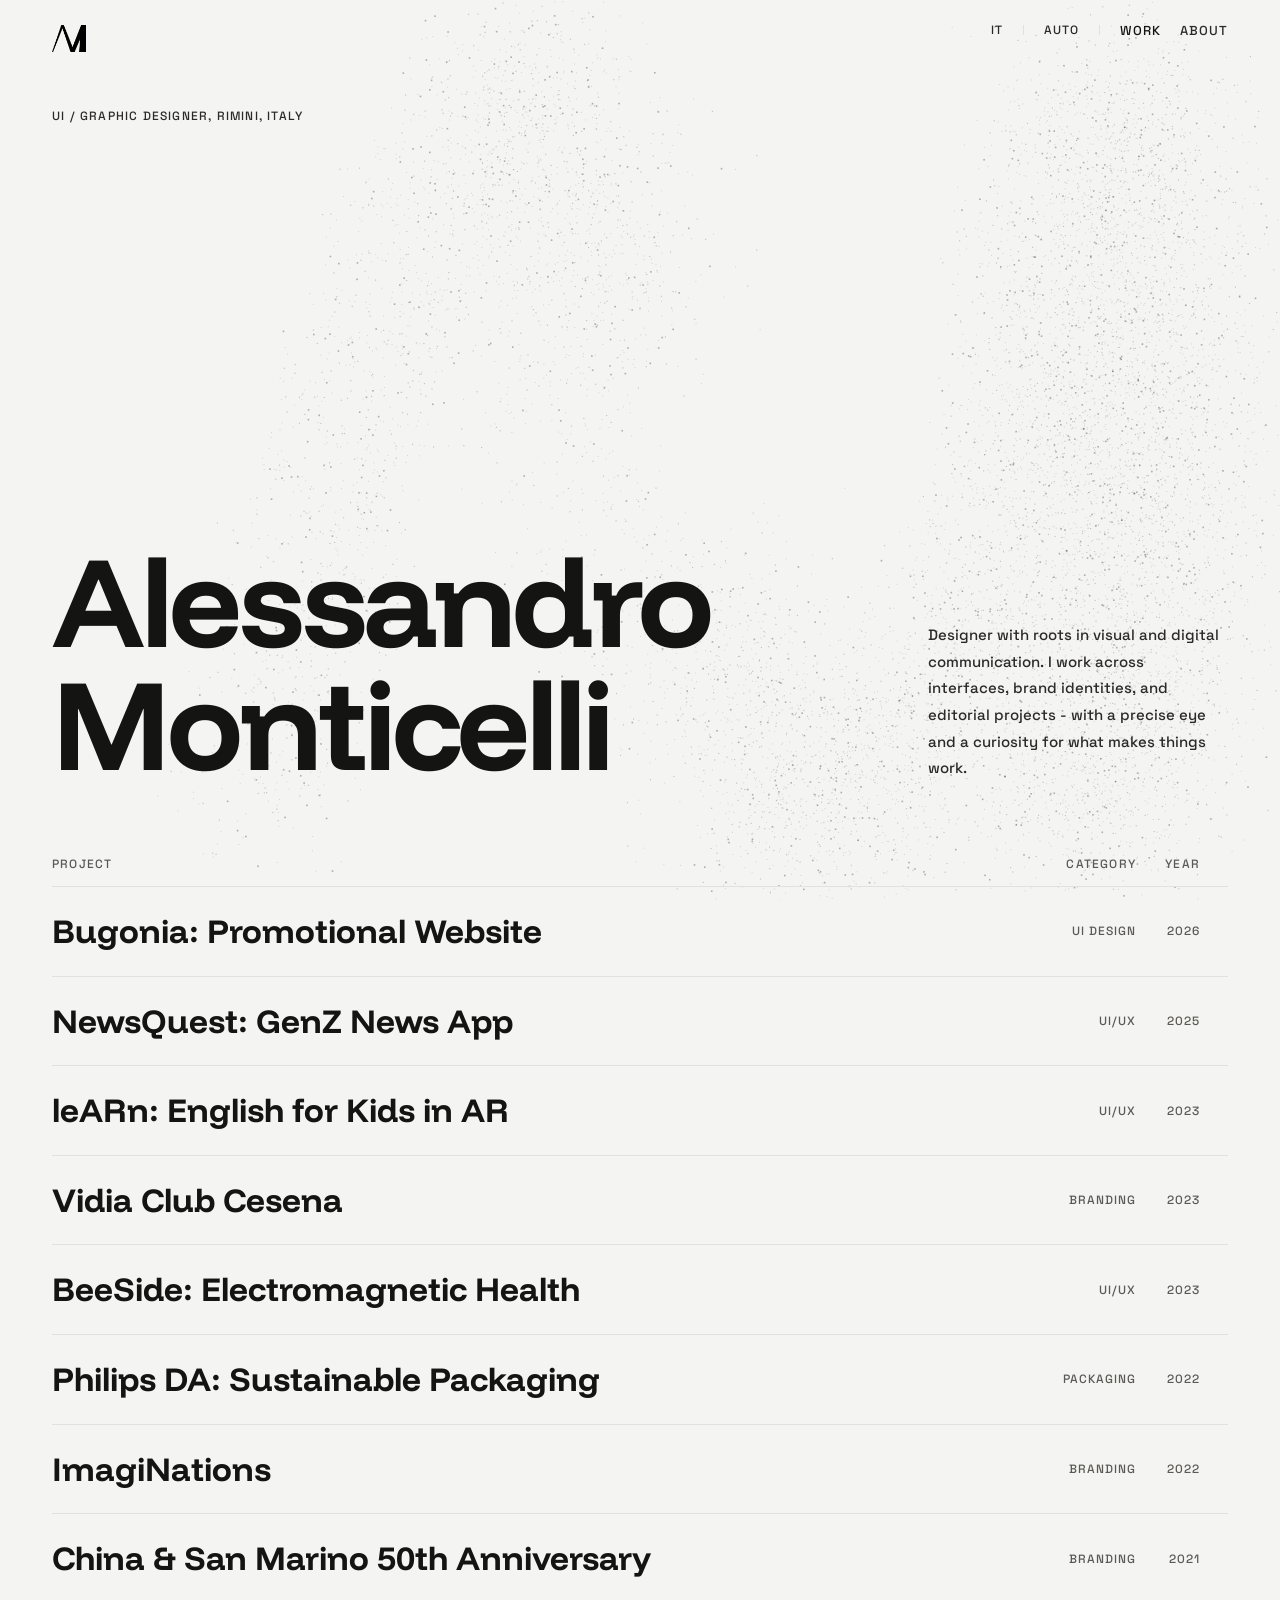
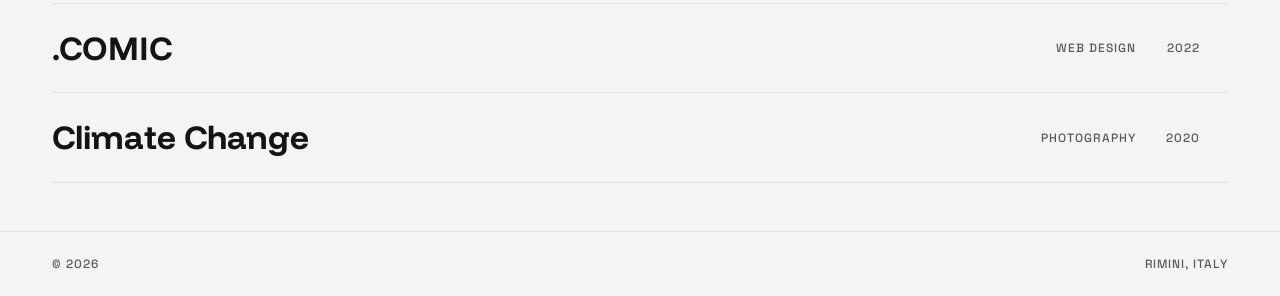
<file: index.html>
<!DOCTYPE html>
<html lang="en" data-theme="auto">
<head>
  <meta charset="UTF-8">
  <meta name="viewport" content="width=device-width, initial-scale=1.0">
  <title>Alessandro Monticelli</title>
  <link rel="icon" type="image/svg+xml" href="favicon.svg?v=3">
  <!-- Favicon lime col tema scuro: cambia file invece di affidarsi al media query dentro l'SVG, che il browser tiene in cache -->
  <script>(function(){var l=document.querySelector('link[rel="icon"]'),m=matchMedia('(prefers-color-scheme: dark)');function u(){l.href=m.matches?'favicon-dark.svg?v=3':'favicon.svg?v=3'}u();m.addEventListener('change',u)})();</script>
  <link rel="preconnect" href="https://fonts.googleapis.com">
  <link rel="preconnect" href="https://fonts.gstatic.com" crossorigin>
  <link href="https://fonts.googleapis.com/css2?family=Funnel+Display:wght@400;500;600;700;800&family=Space+Grotesk:wght@300;400;500&display=swap" rel="stylesheet">
  <link rel="stylesheet" href="style.css?v=66">
</head>
<body>

  <!-- Custom cursor -->
  <div id="cursor" class="cursor" aria-hidden="true"></div>

  <!-- Particle logo (shown when no project is hovered) -->
  <canvas class="logo-field" id="logoField" aria-hidden="true"></canvas>

  <!-- Fullscreen background preview layers -->
  <div class="fullscreen-bg" id="bgLayerA" aria-hidden="true"></div>
  <div class="fullscreen-bg" id="bgLayerB" aria-hidden="true"></div>

  <!-- Nav -->
  <nav class="nav">
    <a href="index.html" class="logo-link" aria-label="Home">
      <img src="logo.png" alt="AM" class="logo-img" width="34">
    </a>
    <div class="nav-right">
      <button id="langToggle" class="nav-control" aria-label="Switch language">IT</button>
      <span class="nav-divider" aria-hidden="true"></span>
      <div class="theme-dropdown">
        <button id="themeToggle" class="nav-control" aria-label="Toggle theme">Auto</button>
        <div class="theme-menu" id="themeMenu" hidden>
          <button class="theme-option" data-theme="light">Light</button>
          <button class="theme-option" data-theme="dark">Dark</button>
          <button class="theme-option" data-theme="auto">Auto</button>
        </div>
      </div>
      <span class="nav-divider" aria-hidden="true"></span>
      <a href="index.html" class="nav-link is-active" data-i18n="navWork">Work</a>
      <a href="about.html" class="nav-link" data-i18n="navAbout">About</a>
    </div>
  </nav>

  <!-- Hero -->
  <section class="hero">
    <p class="hero-label" data-i18n="introLabel">UI / Graphic Designer, Rimini, Italy</p>
    <div class="hero-bottom">
      <h1 class="hero-name" aria-label="Alessandro Monticelli">
        <span class="hero-word"><span>Alessandro</span></span>
        <span class="hero-word"><span>Monticelli</span></span>
      </h1>
      <p class="hero-bio" data-i18n="bio">
        Designer with roots in visual and digital communication. I work across interfaces, brand identities, and editorial projects - with a precise eye and a curiosity for what makes things work.
      </p>
    </div>
  </section>

  <!-- Work list -->
  <main class="work-main">
    <div class="work-header">
      <span data-i18n="tableProject">Project</span>
      <span data-i18n="tableCat">Category</span>
      <span data-i18n="tableYear">Year</span>
      <span></span>
    </div>
    <div class="work-list" id="workList"></div>
  </main>

  <footer class="site-footer">
    <span>&#169; <span id="footerYear"></span></span>
    <span data-i18n="footerLocation">Rimini, Italy</span>
  </footer>

  <!-- Modal (right-panel drawer, half the page wide) -->
  <div class="modal-overlay" id="modalOverlay" role="dialog" aria-modal="true" aria-labelledby="modalTitle">
    <!-- Copy of the clicked title, kept sharp above the blurred list -->
    <span class="modal-focus-title" id="modalFocusTitle" aria-hidden="true"></span>

    <div class="modal-panel" id="modalPanel" tabindex="-1">

      <!-- Info: stays anchored at the top while the images scroll -->
      <div class="modal-head">
        <div class="modal-topbar">
          <button class="modal-close" id="modalClose" aria-label="Close modal">
            <svg width="13" height="13" viewBox="0 0 13 13" fill="none" aria-hidden="true">
              <line x1="1" y1="1" x2="12" y2="12" stroke="currentColor" stroke-width="1.5" stroke-linecap="round"/>
              <line x1="12" y1="1" x2="1" y2="12" stroke="currentColor" stroke-width="1.5" stroke-linecap="round"/>
            </svg>
            <span id="modalCloseText">Close</span>
          </button>

          <a class="modal-link" id="modalLink" target="_blank" rel="noopener noreferrer">
            <span id="modalLinkText">View on Behance</span>
            <svg width="11" height="11" viewBox="0 0 11 11" fill="none" aria-hidden="true">
              <path d="M1.5 9.5L9.5 1.5M9.5 1.5H4M9.5 1.5V7" stroke="currentColor" stroke-width="1.4" stroke-linecap="round" stroke-linejoin="round"/>
            </svg>
          </a>
        </div>

        <h2 class="visually-hidden" id="modalTitle"></h2>

        <div class="modal-meta">
          <div class="modal-meta-item">
            <span class="modal-meta-label" data-i18n="modalCat">Category</span>
            <span class="modal-meta-val" id="modalCatVal"></span>
          </div>
          <div class="modal-meta-item">
            <span class="modal-meta-label" data-i18n="modalDate">Date</span>
            <span class="modal-meta-val" id="modalDateVal"></span>
          </div>
          <div class="modal-meta-item">
            <span class="modal-meta-label" data-i18n="modalClient">Client</span>
            <span class="modal-meta-val" id="modalClientVal"></span>
          </div>
        </div>

        <p class="modal-desc" id="modalDesc"></p>
      </div>

      <!-- Images: full panel width, scroll below the info -->
      <div class="modal-gallery" id="modalGallery"></div>

    </div>
  </div>

  <!-- Fullscreen image viewer (opened from the zoom button on each image) -->
  <div class="lightbox" id="lightbox" role="dialog" aria-modal="true" aria-label="Image viewer">
    <button class="lightbox-btn lightbox-close" id="lightboxClose" aria-label="Close">
      <svg width="18" height="18" viewBox="0 0 13 13" fill="none" aria-hidden="true">
        <line x1="1" y1="1" x2="12" y2="12" stroke="currentColor" stroke-width="1.3" stroke-linecap="round"/>
        <line x1="12" y1="1" x2="1" y2="12" stroke="currentColor" stroke-width="1.3" stroke-linecap="round"/>
      </svg>
    </button>
    <button class="lightbox-btn lightbox-arrow is-prev" id="lightboxPrev" aria-label="Previous image">
      <svg width="28" height="28" viewBox="0 0 28 28" fill="none" aria-hidden="true">
        <path d="M17 6L9 14L17 22" stroke="currentColor" stroke-width="1.6" stroke-linecap="round" stroke-linejoin="round"/>
      </svg>
    </button>
    <img class="lightbox-img" id="lightboxImg" alt="">
    <button class="lightbox-btn lightbox-arrow is-next" id="lightboxNext" aria-label="Next image">
      <svg width="28" height="28" viewBox="0 0 28 28" fill="none" aria-hidden="true">
        <path d="M11 6L19 14L11 22" stroke="currentColor" stroke-width="1.6" stroke-linecap="round" stroke-linejoin="round"/>
      </svg>
    </button>
  </div>

    </div>
  </div>

  <script src="script.js?v=65"></script>
</body>
</html>
</file>
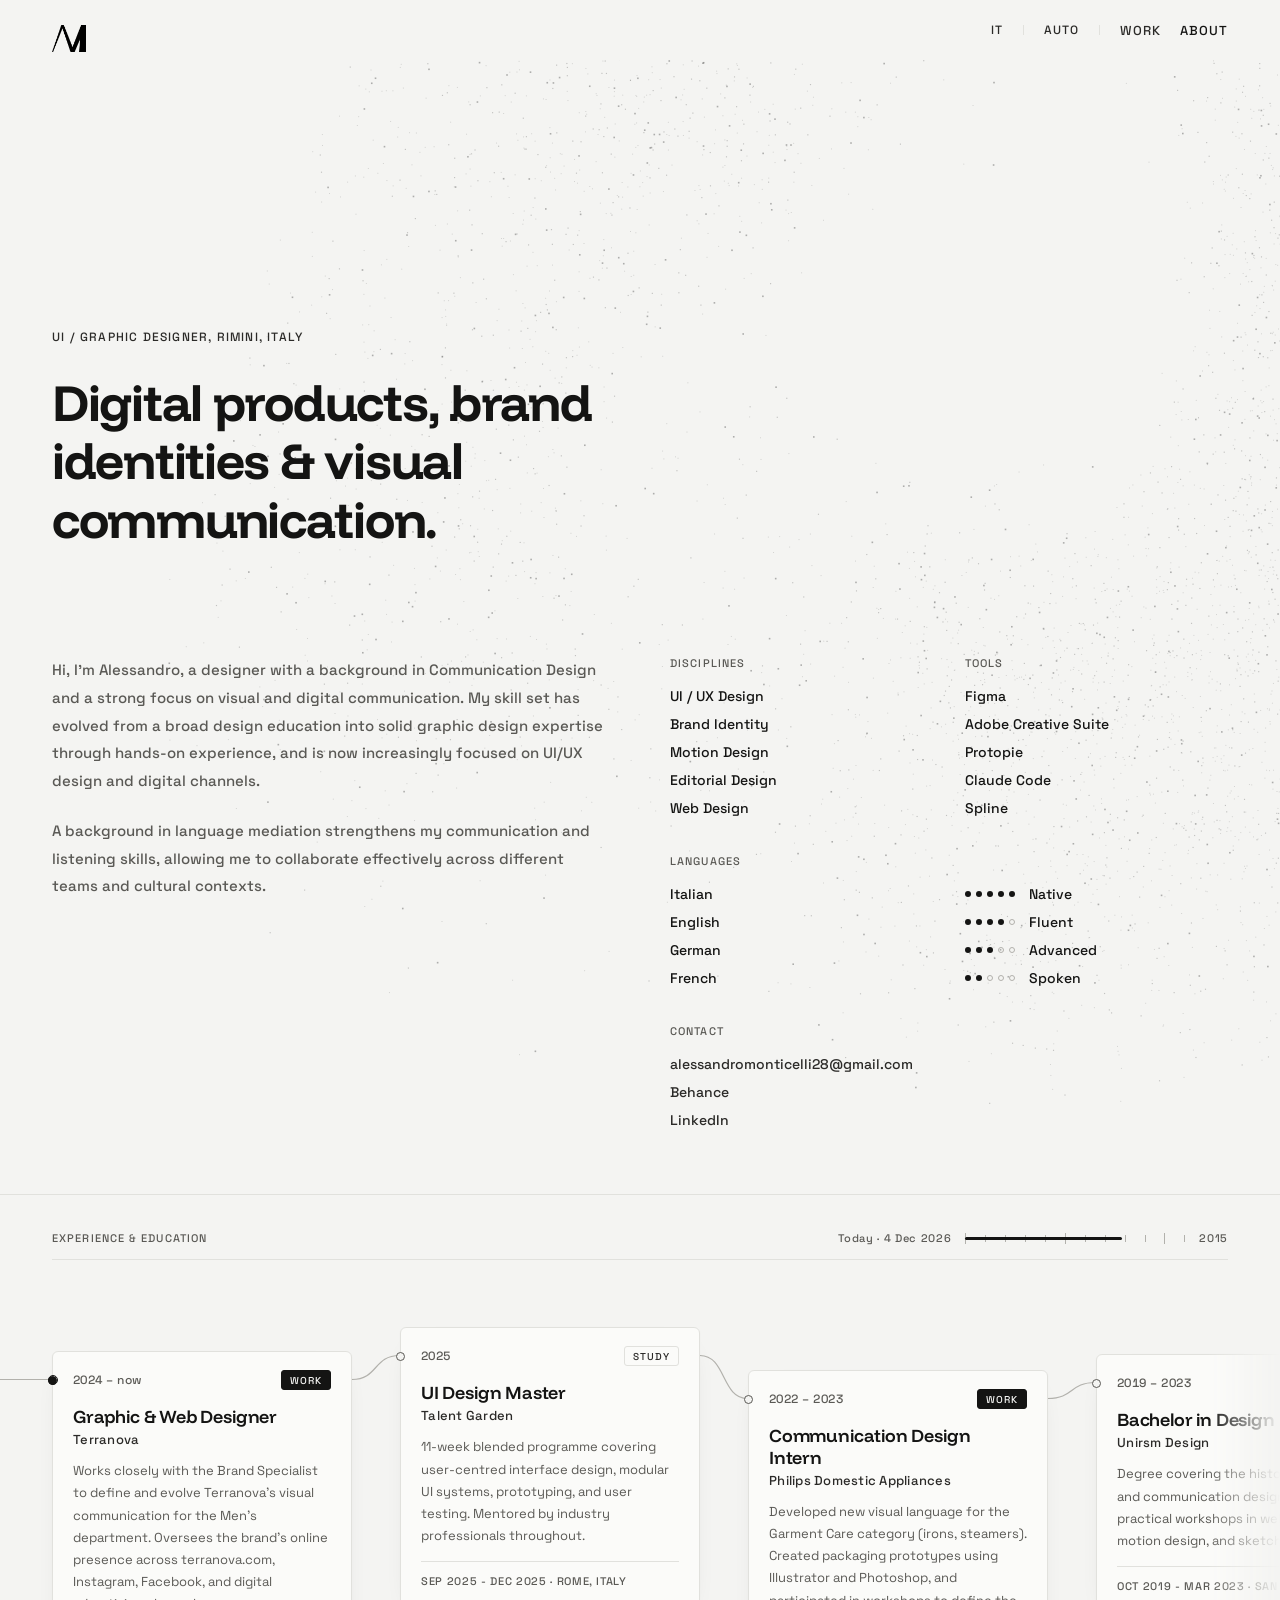
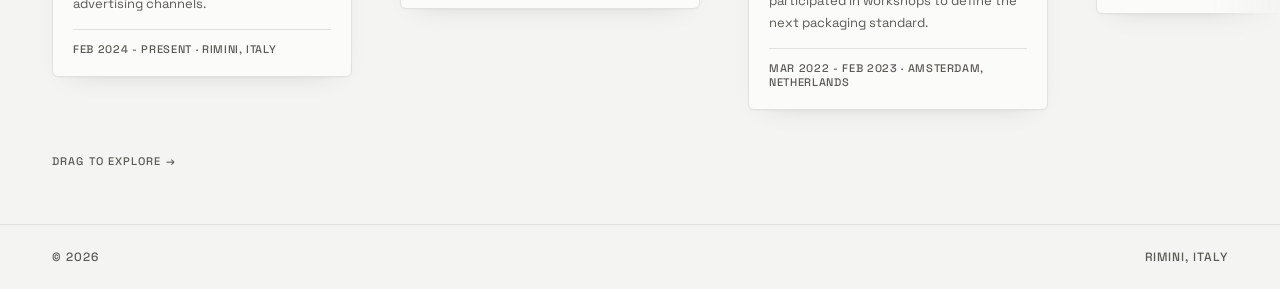
<file: about.html>
<!DOCTYPE html>
<html lang="en" data-theme="auto">
<head>
  <meta charset="UTF-8">
  <meta name="viewport" content="width=device-width, initial-scale=1.0">
  <title>About - Alessandro Monticelli</title>
  <link rel="icon" type="image/svg+xml" href="favicon.svg?v=3">
  <!-- Favicon lime col tema scuro: cambia file invece di affidarsi al media query dentro l'SVG, che il browser tiene in cache -->
  <script>(function(){var l=document.querySelector('link[rel="icon"]'),m=matchMedia('(prefers-color-scheme: dark)');function u(){l.href=m.matches?'favicon-dark.svg?v=3':'favicon.svg?v=3'}u();m.addEventListener('change',u)})();</script>
  <link rel="preconnect" href="https://fonts.googleapis.com">
  <link rel="preconnect" href="https://fonts.gstatic.com" crossorigin>
  <link href="https://fonts.googleapis.com/css2?family=Funnel+Display:wght@400;500;600;700;800&family=Space+Grotesk:wght@300;400;500&display=swap" rel="stylesheet">
  <link rel="stylesheet" href="style.css?v=67">
</head>
<body>

  <!-- Custom cursor -->
  <div id="cursor" class="cursor" aria-hidden="true"></div>

  <!-- Nav -->
  <nav class="nav">
    <a href="index.html" class="logo-link" aria-label="Home">
      <img src="logo.png" alt="AM" class="logo-img" width="34">
    </a>
    <div class="nav-right">
      <button id="langToggle" class="nav-control" aria-label="Switch language">IT</button>
      <span class="nav-divider" aria-hidden="true"></span>
      <div class="theme-dropdown">
        <button id="themeToggle" class="nav-control" aria-label="Toggle theme">Auto</button>
        <div class="theme-menu" id="themeMenu" hidden>
          <button class="theme-option" data-theme="light">Light</button>
          <button class="theme-option" data-theme="dark">Dark</button>
          <button class="theme-option" data-theme="auto">Auto</button>
        </div>
      </div>
      <span class="nav-divider" aria-hidden="true"></span>
      <a href="index.html" class="nav-link" data-i18n="navWork">Work</a>
      <a href="about.html" class="nav-link is-active" data-i18n="navAbout">About</a>
    </div>
  </nav>

  <main class="about-main">

    <!-- Hero: label + large headline -->
    <section class="about-hero">
      <canvas class="logo-field logo-field--hero" id="logoField" data-mode="hero" aria-hidden="true"></canvas>
      <span class="about-label" data-i18n="introLabel">UI / Graphic Designer, Rimini, Italy</span>
      <h1 class="about-headline" data-i18n="introHeadline" data-i18n-html="true">
        Digital products, brand identities &amp; visual communication.
      </h1>
    </section>

    <!-- Bio + Sidebar -->
    <section class="about-body">

      <div class="about-bio">
        <p data-i18n="bioP1">Hi, I'm Alessandro, a designer with a background in Communication Design and a strong focus on visual and digital communication. My skill set has evolved from a broad design education into solid graphic design expertise through hands-on experience, and is now increasingly focused on UI/UX design and digital channels.</p>
        <p data-i18n="bioP2">A background in language mediation strengthens my communication and listening skills, allowing me to collaborate effectively across different teams and cultural contexts.</p>
      </div>

      <aside class="about-sidebar">

        <div class="sidebar-row">
        <div class="sidebar-block">
          <span class="sidebar-label" data-i18n="disciplinesLabel">Disciplines</span>
          <ul>
            <li>UI / UX Design</li>
            <li>Brand Identity</li>
            <li>Motion Design</li>
            <li>Editorial Design</li>
            <li>Web Design</li>
          </ul>
        </div>

        <div class="sidebar-block">
          <span class="sidebar-label" data-i18n="toolsLabel">Tools</span>
          <ul>
            <li>Figma</li>
            <li>Adobe Creative Suite</li>
            <li>Protopie</li>
            <li>Claude Code</li>
            <li>Spline</li>
          </ul>
        </div>
        </div>

        <div class="sidebar-block">
          <span class="sidebar-label" data-i18n="languagesLabel">Languages</span>
          <ul>
            <li class="lang-item">
              <span data-i18n="langIt">Italian</span>
              <span class="lang-level">
                <span class="lang-dots">
                  <i class="ldot on"></i><i class="ldot on"></i><i class="ldot on"></i><i class="ldot on"></i><i class="ldot on"></i>
                </span>
                <span data-i18n="langItLvl">Native</span>
              </span>
            </li>
            <li class="lang-item">
              <span data-i18n="langEn">English</span>
              <span class="lang-level">
                <span class="lang-dots">
                  <i class="ldot on"></i><i class="ldot on"></i><i class="ldot on"></i><i class="ldot on"></i><i class="ldot off"></i>
                </span>
                <span data-i18n="langEnLvl">Fluent</span>
              </span>
            </li>
            <li class="lang-item">
              <span data-i18n="langDe">German</span>
              <span class="lang-level">
                <span class="lang-dots">
                  <i class="ldot on"></i><i class="ldot on"></i><i class="ldot on"></i><i class="ldot off"></i><i class="ldot off"></i>
                </span>
                <span data-i18n="langDeLvl">Advanced</span>
              </span>
            </li>
            <li class="lang-item">
              <span data-i18n="langFr">French</span>
              <span class="lang-level">
                <span class="lang-dots">
                  <i class="ldot on"></i><i class="ldot on"></i><i class="ldot off"></i><i class="ldot off"></i><i class="ldot off"></i>
                </span>
                <span data-i18n="langFrLvl">Spoken</span>
              </span>
            </li>
          </ul>
        </div>

        <div class="sidebar-block">
          <span class="sidebar-label" data-i18n="contactLabel">Contact</span>
          <ul>
            <li><a href="mailto:alessandromonticelli28@gmail.com">alessandromonticelli28@gmail.com</a></li>
            <li><a href="https://www.behance.net/alessanmontice" target="_blank" rel="noopener">Behance</a></li>
            <li><a href="https://www.linkedin.com/in/alessandro-monticelli-433b85149" target="_blank" rel="noopener">LinkedIn</a></li>
          </ul>
        </div>

      </aside>
    </section>

    <!-- Experience + Education: timeline orizzontale, dalla più recente -->
    <section class="about-section tl-section">
      <div class="section-header tl-header">
        <span class="section-label" data-i18n="pathLabel">Experience &amp; Education</span>
        <div class="tl-ruler" id="tlRuler" aria-hidden="true">
          <span class="tl-today"><span data-i18n="tlToday">Today</span> · <span id="tlDate"></span></span>
          <span class="tl-ticks" id="tlTicks"><span class="tl-thumb" id="tlThumb"></span></span>
          <span class="tl-start">2015</span>
        </div>
      </div>

      <div class="tl" id="timeline" tabindex="0" role="region" aria-labelledby="tlLabel">
        <span id="tlLabel" class="visually-hidden" data-i18n="tlRegion">Timeline: drag or scroll sideways</span>
        <svg class="tl-line" id="tlLine" aria-hidden="true"><path class="tl-path"/></svg>
        <ol class="tl-track">
        <li class="tl-item is-current" style="--y: 0px">
          <article class="tl-card">
            <span class="tl-node" aria-hidden="true"></span>
            <div class="tl-top">
              <span class="tl-years">2024 – <span data-i18n="tlNow">now</span></span>
              <span class="tl-tag tl-tag--work" data-i18n="tagWork">Work</span>
            </div>
            <h3 class="tl-role">Graphic &amp; Web Designer</h3>
            <p class="tl-company">Terranova</p>
            <p class="tl-desc" data-i18n="exp1Desc">Works closely with the Brand Specialist to define and evolve Terranova's visual communication for the Men's department. Oversees the brand's online presence across terranova.com, Instagram, Facebook, and digital advertising channels.</p>
            <p class="tl-period" data-i18n="exp1Period">Feb 2024 - Present · Rimini, Italy</p>
          </article>
        </li>
        <li class="tl-item" style="--y: -46px">
          <article class="tl-card">
            <span class="tl-node" aria-hidden="true"></span>
            <div class="tl-top">
              <span class="tl-years">2025</span>
              <span class="tl-tag tl-tag--study" data-i18n="tagStudy">Study</span>
            </div>
            <h3 class="tl-role">UI Design Master</h3>
            <p class="tl-company">Talent Garden</p>
            <p class="tl-desc" data-i18n="edu1Desc">11-week blended programme covering user-centred interface design, modular UI systems, prototyping, and user testing. Mentored by industry professionals throughout.</p>
            <p class="tl-period" data-i18n="edu1Period">Sep 2025 - Dec 2025 · Rome, Italy</p>
          </article>
        </li>
        <li class="tl-item" style="--y: 26px">
          <article class="tl-card">
            <span class="tl-node" aria-hidden="true"></span>
            <div class="tl-top">
              <span class="tl-years">2022 – 2023</span>
              <span class="tl-tag tl-tag--work" data-i18n="tagWork">Work</span>
            </div>
            <h3 class="tl-role">Communication Design Intern</h3>
            <p class="tl-company">Philips Domestic Appliances</p>
            <p class="tl-desc" data-i18n="exp2Desc">Developed new visual language for the Garment Care category (irons, steamers). Created packaging prototypes using Illustrator and Photoshop, and participated in workshops to define the next packaging standard.</p>
            <p class="tl-period" data-i18n="exp2Period">Mar 2022 - Feb 2023 · Amsterdam, Netherlands</p>
          </article>
        </li>
        <li class="tl-item" style="--y: -30px">
          <article class="tl-card">
            <span class="tl-node" aria-hidden="true"></span>
            <div class="tl-top">
              <span class="tl-years">2019 – 2023</span>
              <span class="tl-tag tl-tag--study" data-i18n="tagStudy">Study</span>
            </div>
            <h3 class="tl-role">Bachelor in Design</h3>
            <p class="tl-company">Unirsm Design</p>
            <p class="tl-desc" data-i18n="edu2Desc">Degree covering the history of product and communication design alongside practical workshops in web design, motion design, and sketching.</p>
            <p class="tl-period" data-i18n="edu2Period">Oct 2019 - Mar 2023 · San Marino</p>
          </article>
        </li>
        <li class="tl-item" style="--y: 34px">
          <article class="tl-card">
            <span class="tl-node" aria-hidden="true"></span>
            <div class="tl-top">
              <span class="tl-years">2015 – 2018</span>
              <span class="tl-tag tl-tag--study" data-i18n="tagStudy">Study</span>
            </div>
            <h3 class="tl-role">Bachelor in Languages &amp; Intercultural Communication</h3>
            <p class="tl-company">Università di Bologna</p>
            <p class="tl-desc" data-i18n="edu3Desc">Inter-linguistic and intercultural communication in Italian and three foreign languages. Practical translation and language mediation skills.</p>
            <p class="tl-period" data-i18n="edu3Period">Sep 2015 - Oct 2018 · Italy</p>
          </article>
        </li>
        </ol>
      </div>
      <p class="tl-hint" aria-hidden="true"><span data-i18n="tlHint">Drag to explore</span> <span class="tl-hint-arrow">→</span></p>
    </section>

  </main>

  <footer class="site-footer">
    <span>&#169; <span id="footerYear"></span></span>
    <span data-i18n="footerLocation">Rimini, Italy</span>
  </footer>

  <script src="script.js?v=66"></script>
</body>
</html>
</file>
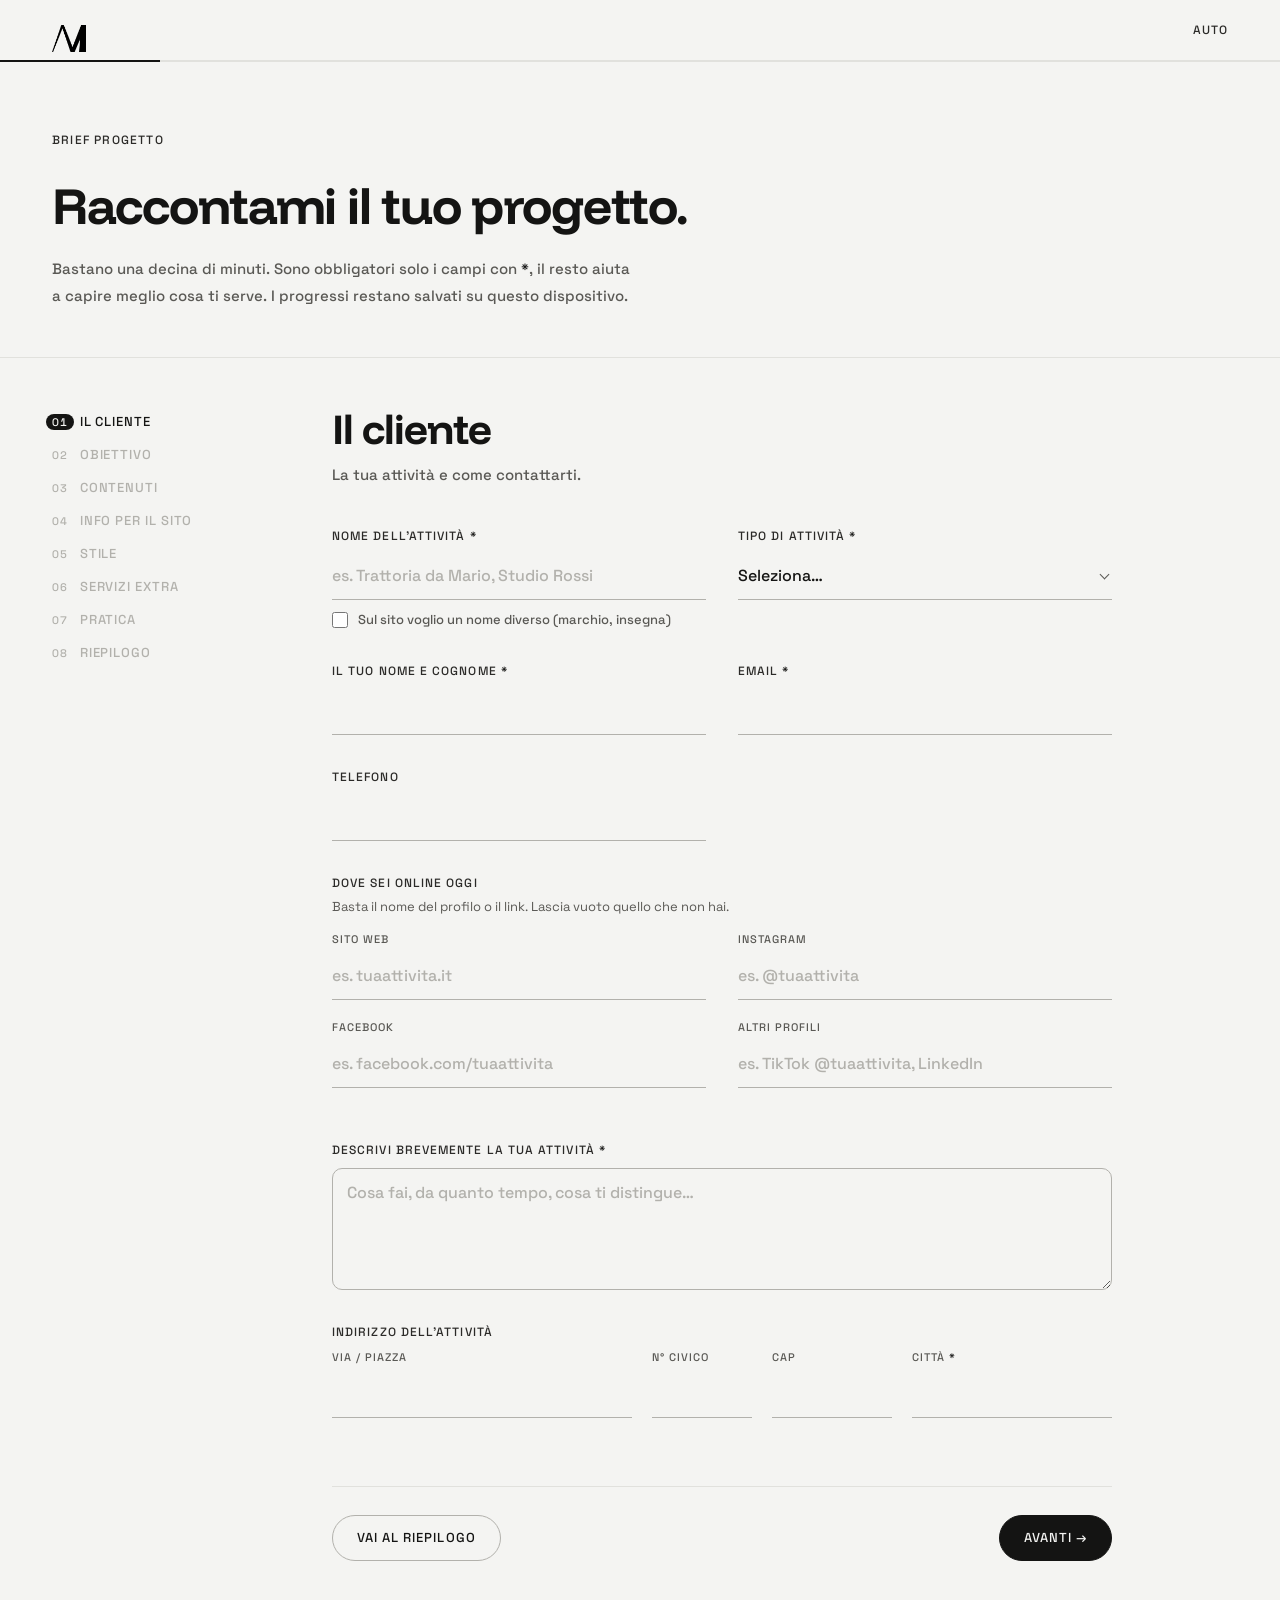
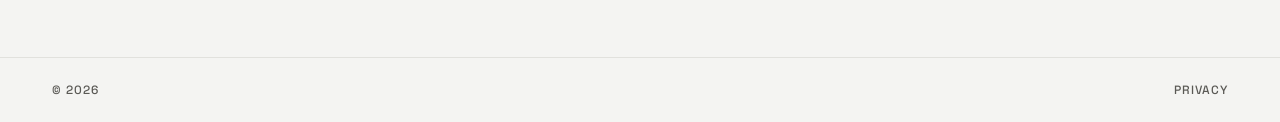
<file: brief.html>
<!DOCTYPE html>
<html lang="it" data-theme="auto">
<head>
  <meta charset="UTF-8">
  <meta name="viewport" content="width=device-width, initial-scale=1.0">
  <meta name="robots" content="noindex, nofollow">
  <title>Brief progetto – Alessandro Monticelli</title>
  <link rel="icon" type="image/svg+xml" href="favicon.svg?v=3">
  <!-- Favicon lime col tema scuro: cambia file invece di affidarsi al media query dentro l'SVG, che il browser tiene in cache -->
  <script>(function(){var l=document.querySelector('link[rel="icon"]'),m=matchMedia('(prefers-color-scheme: dark)');function u(){l.href=m.matches?'favicon-dark.svg?v=3':'favicon.svg?v=3'}u();m.addEventListener('change',u)})();</script>
  <link rel="preconnect" href="https://fonts.googleapis.com">
  <link rel="preconnect" href="https://fonts.gstatic.com" crossorigin>
  <link href="https://fonts.googleapis.com/css2?family=Funnel+Display:wght@400;500;600;700;800&family=Space+Grotesk:wght@300;400;500&display=swap" rel="stylesheet">
  <link href="https://fonts.googleapis.com/css2?family=Anton&family=Cormorant+Garamond:ital,wght@0,500;1,500&family=DM+Serif+Display&family=Fraunces:opsz,wght@9..144,500&family=JetBrains+Mono:wght@400;500&family=Playfair+Display:ital@1&family=Shrikhand&text=%20%21%26%2C./012345789ABCDEFGILMNOPRSTUVYabcdefghiklmnoprstuvxz%C2%B1%C2%B7%C3%A0%E2%80%94%E2%80%99%E2%86%92%E2%9C%A6&display=swap" rel="stylesheet">
  <link rel="stylesheet" href="style.css?v=66">
  <link rel="stylesheet" href="brief.css?v=8">
</head>
<body class="brief-page">

  <div id="cursor" class="cursor" aria-hidden="true"></div>

  <a class="skip-link" href="#briefForm">Vai al modulo</a>

  <!-- Nav: solo logo e tema (pagina solo in italiano) -->
  <nav class="nav">
    <a href="index.html" class="logo-link" aria-label="Home">
      <img src="logo.png" alt="AM" class="logo-img" width="34">
    </a>
    <div class="nav-right">
      <div class="theme-dropdown">
        <button id="themeToggle" class="nav-control" aria-label="Cambia tema">Auto</button>
        <div class="theme-menu" id="themeMenu" hidden>
          <button class="theme-option" data-theme="light">Light</button>
          <button class="theme-option" data-theme="dark">Dark</button>
          <button class="theme-option" data-theme="auto">Auto</button>
        </div>
      </div>
    </div>
  </nav>

  <!-- Barra di avanzamento sotto la nav -->
  <div class="brief-progress" role="progressbar" aria-label="Avanzamento del brief" aria-valuemin="1" aria-valuemax="8" aria-valuenow="1" aria-valuetext="Step 1 di 8: Il cliente">
    <span class="brief-progress-fill" id="progressFill"></span>
  </div>

  <main class="brief-main">

    <header class="brief-hero">
      <span class="about-label">Brief progetto</span>
      <h1 class="about-headline">Raccontami il tuo progetto.</h1>
      <p class="brief-intro">
        Bastano una decina di minuti. Sono obbligatori solo i campi con <span class="req-inline">*</span>,
        il resto aiuta a capire meglio cosa ti serve. I progressi restano salvati su questo dispositivo.
      </p>
    </header>

    <div class="brief-layout" id="briefLayout">

      <!-- Elenco step (desktop) -->
      <aside class="brief-aside">
        <ol class="step-list" id="stepList">
          <li><button type="button" data-goto="1"><span class="step-num">01</span>Il cliente</button></li>
          <li><button type="button" data-goto="2"><span class="step-num">02</span>Obiettivo</button></li>
          <li><button type="button" data-goto="3"><span class="step-num">03</span>Contenuti</button></li>
          <li><button type="button" data-goto="4"><span class="step-num">04</span>Info per il sito</button></li>
          <li><button type="button" data-goto="5"><span class="step-num">05</span>Stile</button></li>
          <li><button type="button" data-goto="6"><span class="step-num">06</span>Servizi extra</button></li>
          <li><button type="button" data-goto="7"><span class="step-num">07</span>Pratica</button></li>
          <li><button type="button" data-goto="8"><span class="step-num">08</span>Riepilogo</button></li>
        </ol>
      </aside>

      <div class="brief-content">

        <div class="brief-notice" id="draftNotice" hidden>
          <p>Ho ripristinato la bozza che avevi lasciato a metà.</p>
          <p class="brief-notice-files" id="draftFiles" hidden></p>
          <button type="button" class="link-btn" id="resetDraft">Ricomincia da zero</button>
        </div>

        <p class="step-counter" id="stepCounter" aria-hidden="true">Step 1 di 8 · Il cliente</p>

        <form id="briefForm" novalidate>

          <!-- Honeypot: deve restare vuoto -->
          <div class="hp" aria-hidden="true">
            <label for="f-website-url">Lascia vuoto questo campo</label>
            <input id="f-website-url" name="website_url" type="text" tabindex="-1" autocomplete="off">
          </div>

          <!-- ─── STEP 1 · CLIENTE ─────────────────────────────── -->
          <section class="step" data-step="1" data-title="Il cliente" aria-labelledby="s1-title">
            <h2 class="step-title" id="s1-title" tabindex="-1">Il cliente</h2>
            <p class="step-lead">La tua attività e come contattarti.</p>

            <div class="grid-2">
              <div class="field" data-label="Nome dell'attività">
                <label for="f-attivita">Nome dell'attività <span class="req" aria-hidden="true">*</span></label>
                <input id="f-attivita" name="attivita" type="text" autocomplete="organization" maxlength="120" required placeholder="es. Trattoria da Mario, Studio Rossi">
                <label class="check check-small"><input type="checkbox" name="marchio_diverso" value="si"><span>Sul sito voglio un nome diverso (marchio, insegna)</span></label>
                <div class="reveal" data-show-when="marchio_diverso=si">
                  <div class="reveal-inner">
                    <label for="f-marchio" class="sub-label">Nome da mostrare sul sito <span class="req" aria-hidden="true">*</span></label>
                    <input id="f-marchio" name="marchio" type="text" maxlength="120" data-required-when="marchio_diverso=si" placeholder="es. SET Movimentoterapia">
                  </div>
                </div>
              </div>
              <div class="field" data-label="Tipo di attività">
                <label for="f-settore">Tipo di attività <span class="req" aria-hidden="true">*</span></label>
                <div class="select-wrap">
                  <select id="f-settore" name="settore" required>
                    <option value="">Seleziona…</option>
                    <option value="ristorazione">Ristorazione / bar</option>
                    <option value="ospitalita">Hotel / B&amp;B / ospitalità</option>
                    <option value="negozio">Negozio / commercio</option>
                    <option value="benessere">Benessere / estetica</option>
                    <option value="salute">Salute / studio medico</option>
                    <option value="professionista">Libero professionista / studio</option>
                    <option value="artigianato">Artigianato / produzione</option>
                    <option value="casa">Casa / edilizia / impianti</option>
                    <option value="sport">Sport / fitness</option>
                    <option value="eventi">Eventi / intrattenimento</option>
                    <option value="associazione">Associazione / no profit</option>
                    <option value="altro">Altro</option>
                  </select>
                </div>
                <div class="reveal" data-show-when="settore=altro">
                  <div class="reveal-inner">
                    <label for="f-settore-altro" class="sub-label">Quale? <span class="req" aria-hidden="true">*</span></label>
                    <input id="f-settore-altro" name="settore_altro" type="text" maxlength="80" data-required-when="settore=altro">
                  </div>
                </div>
              </div>
              <div class="field" data-label="Nome e cognome">
                <label for="f-nome">Il tuo nome e cognome <span class="req" aria-hidden="true">*</span></label>
                <input id="f-nome" name="nome" type="text" autocomplete="name" maxlength="120" required>
              </div>
              <div class="field" data-label="Email">
                <label for="f-email">Email <span class="req" aria-hidden="true">*</span></label>
                <input id="f-email" name="email" type="email" autocomplete="email" inputmode="email" maxlength="160" required>
              </div>
              <div class="field" data-label="Telefono">
                <label for="f-telefono">Telefono</label>
                <input id="f-telefono" name="telefono" type="tel" autocomplete="tel" inputmode="tel" maxlength="30" data-pattern="phone">
              </div>
            </div>

            <fieldset class="field field-group-plain" data-label="Dove sei online oggi">
              <legend>Dove sei online oggi</legend>
              <p class="hint">Basta il nome del profilo o il link. Lascia vuoto quello che non hai.</p>
              <div class="grid-2">
                <div class="field field-nested" data-label="Sito attuale">
                  <label for="f-sito">Sito web</label>
                  <input id="f-sito" name="sito_attuale" type="text" inputmode="url" maxlength="300" placeholder="es. tuaattivita.it">
                </div>
                <div class="field field-nested" data-label="Instagram">
                  <label for="f-instagram">Instagram</label>
                  <input id="f-instagram" name="instagram" type="text" maxlength="200" placeholder="es. @tuaattivita">
                </div>
                <div class="field field-nested" data-label="Facebook">
                  <label for="f-facebook">Facebook</label>
                  <input id="f-facebook" name="facebook" type="text" maxlength="200" placeholder="es. facebook.com/tuaattivita">
                </div>
                <div class="field field-nested" data-label="Altri profili">
                  <label for="f-social-altri">Altri profili</label>
                  <input id="f-social-altri" name="social_altri" type="text" maxlength="300" placeholder="es. TikTok @tuaattivita, LinkedIn">
                </div>
              </div>
            </fieldset>

            <div class="field" data-label="Descrizione dell'attività">
              <label for="f-descrizione">Descrivi brevemente la tua attività <span class="req" aria-hidden="true">*</span></label>
              <textarea id="f-descrizione" name="descrizione" rows="4" maxlength="1500" required placeholder="Cosa fai, da quanto tempo, cosa ti distingue…"></textarea>
            </div>

            <fieldset class="field field-group-plain" data-label="Indirizzo dell'attività" id="addressGroup">
              <legend>Indirizzo dell'attività</legend>

              <div class="reveal" data-show-when="extra=foto">
                <div class="reveal-inner">
                  <p class="callout" id="addressCallout">
                    <strong>Serve l'indirizzo completo.</strong>
                    Hai chiesto il servizio fotografico sul posto (step 6): mi serve sapere dove venire a scattare.
                  </p>
                </div>
              </div>

              <div class="grid-address">
                <div class="field field-nested addr-via" data-label="Via">
                  <label for="f-via">Via / piazza <span class="req" aria-hidden="true">*</span></label>
                  <input id="f-via" name="via" type="text" autocomplete="address-line1" maxlength="160" data-required-when="extra=foto">
                </div>
                <div class="field field-nested addr-civico" data-label="Numero civico">
                  <label for="f-civico">N° civico <span class="req" aria-hidden="true">*</span></label>
                  <input id="f-civico" name="civico" type="text" maxlength="12" data-required-when="extra=foto">
                </div>
                <div class="field field-nested addr-cap" data-label="CAP">
                  <label for="f-cap">CAP <span class="req" aria-hidden="true">*</span></label>
                  <input id="f-cap" name="cap" type="text" autocomplete="postal-code" inputmode="numeric" maxlength="5" data-pattern="cap" data-required-when="extra=foto">
                </div>
                <div class="field field-nested addr-citta" data-label="Città">
                  <label for="f-citta">Città <span class="req" aria-hidden="true">*</span></label>
                  <input id="f-citta" name="citta" type="text" autocomplete="address-level2" maxlength="80" required>
                </div>
              </div>
            </fieldset>
          </section>

          <!-- ─── STEP 2 · OBIETTIVO ───────────────────────────── -->
          <section class="step" data-step="2" data-title="Obiettivo" aria-labelledby="s2-title" hidden>
            <h2 class="step-title" id="s2-title" tabindex="-1">Obiettivo</h2>
            <p class="step-lead">Cosa deve fare il sito per te, prima di tutto.</p>

            <fieldset class="field" data-label="Obiettivo principale" data-required>
              <legend>Obiettivo principale del sito <span class="req" aria-hidden="true">*</span></legend>
              <p class="hint" id="obiettivo-hint">Se sono più di uno, scegli il più importante: il sito sarà costruito attorno a quello.</p>
              <div class="choices" aria-describedby="obiettivo-hint">
                <label class="choice"><input type="radio" name="obiettivo" value="trovare"><span>Farsi trovare su Google</span></label>
                <label class="choice"><input type="radio" name="obiettivo" value="contatti"><span>Ricevere contatti e richieste</span></label>
                <label class="choice"><input type="radio" name="obiettivo" value="prenotazioni"><span>Ricevere prenotazioni (appuntamenti, prove, tavoli…)</span></label>
                <label class="choice"><input type="radio" name="obiettivo" value="portfolio"><span>Mostrare progetti e lavori realizzati</span></label>
                <label class="choice"><input type="radio" name="obiettivo" value="vendere"><span>Far conoscere i prodotti e ricevere ordini</span></label>
                <label class="choice"><input type="radio" name="obiettivo" value="altro"><span>Altro</span></label>
              </div>
              <div class="reveal" data-show-when="obiettivo=altro">
                <div class="reveal-inner">
                  <label for="f-obiettivo-altro" class="sub-label">Qual è l'obiettivo? <span class="req" aria-hidden="true">*</span></label>
                  <input id="f-obiettivo-altro" name="obiettivo_altro" type="text" maxlength="200" data-required-when="obiettivo=altro">
                </div>
              </div>
            </fieldset>

            <div class="field" data-label="Pubblico target">
              <label for="f-pubblico">A chi ti rivolgi? <span class="req" aria-hidden="true">*</span></label>
              <p class="hint" id="pubblico-hint">Età, da dove arrivano, cosa cercano. Più sei preciso, più il sito parla alle persone giuste.</p>
              <textarea id="f-pubblico" name="pubblico" rows="3" maxlength="1000" required aria-describedby="pubblico-hint" placeholder="es. donne 35–60 di Riccione che vogliono muoversi senza farsi male; turisti in vacanza con bambini"></textarea>
            </div>

            <div class="field" data-label="Call to action principale">
              <label for="f-cta">Cosa vorresti che facesse chi visita il sito?</label>
              <input id="f-cta" name="cta" type="text" maxlength="200" placeholder="es. chiamare, scrivere su WhatsApp, prenotare un tavolo…">
            </div>
          </section>

          <!-- ─── STEP 3 · CONTENUTI ───────────────────────────── -->
          <section class="step" data-step="3" data-title="Contenuti" aria-labelledby="s3-title" hidden>
            <h2 class="step-title" id="s3-title" tabindex="-1">Contenuti</h2>
            <p class="step-lead">Quali pagine o sezioni servono, e cosa hai già pronto.</p>

            <fieldset class="field" id="sezioniField" data-label="Sezioni del sito" data-required data-group="sezioni" data-group-msg="Metti almeno una sezione tra le indispensabili.">
              <legend>Quali sezioni servono? <span class="req" aria-hidden="true">*</span></legend>
              <p class="hint" id="sezioni-hint">Trascina nei due gruppi le sezioni che ti servono, oppure toccale e scegli dove metterle. Quelle che lasci fuori non le metto. Almeno una deve essere indispensabile.</p>
              <div class="sorter" data-sorter aria-describedby="sezioni-hint">
                <div class="sorter-pool" data-zone="">
                  <p class="zone-hint pool-hint">Non servono: quelle che lasci qui non le metto nel sito.</p>
                  <div class="zone-list" role="group" aria-label="Sezioni da sistemare" data-empty="Nessuna: le userai tutte.">
                  <div class="sez-card" data-value="home">
                    <button type="button" class="sez-btn" aria-haspopup="menu" aria-expanded="false"><svg class="sez-icon" viewBox="0 0 24 24" aria-hidden="true"><path d="M4 11.5 12 5l8 6.5"/><path d="M6 10v9h12v-9"/><path d="M10 19v-5h4v5"/></svg><span class="sez-name">Home</span></button>
                    <input type="checkbox" name="sezioni" value="home" hidden checked><input type="checkbox" name="sezioni_opt" value="home" hidden>
                  </div>
                  <div class="sez-card" data-value="chi_siamo">
                    <button type="button" class="sez-btn" aria-haspopup="menu" aria-expanded="false"><svg class="sez-icon" viewBox="0 0 24 24" aria-hidden="true"><circle cx="9" cy="9" r="3"/><path d="M3.5 19c.6-3 2.8-5 5.5-5s4.9 2 5.5 5"/><circle cx="16.5" cy="8" r="2.5"/><path d="M16 13c2.4 0 4 1.7 4.5 4.5"/></svg><span class="sez-name">Chi siamo</span></button>
                    <input type="checkbox" name="sezioni" value="chi_siamo" hidden><input type="checkbox" name="sezioni_opt" value="chi_siamo" hidden>
                  </div>
                  <div class="sez-card" data-value="servizi">
                    <button type="button" class="sez-btn" aria-haspopup="menu" aria-expanded="false"><svg class="sez-icon" viewBox="0 0 24 24" aria-hidden="true"><rect x="4" y="4" width="6.5" height="6.5" rx="1.5"/><rect x="13.5" y="4" width="6.5" height="6.5" rx="1.5"/><rect x="4" y="13.5" width="6.5" height="6.5" rx="1.5"/><path d="M16.75 14v5.5M14 16.75h5.5"/></svg><span class="sez-name">Servizi</span></button>
                    <input type="checkbox" name="sezioni" value="servizi" hidden><input type="checkbox" name="sezioni_opt" value="servizi" hidden>
                  </div>
                  <div class="sez-card" data-value="portfolio">
                    <button type="button" class="sez-btn" aria-haspopup="menu" aria-expanded="false"><svg class="sez-icon" viewBox="0 0 24 24" aria-hidden="true"><rect x="3.5" y="5" width="17" height="14" rx="2"/><circle cx="9" cy="10" r="1.6"/><path d="m4 17 5-4.5 3.5 3 3-2.5 4.5 4"/></svg><span class="sez-name">Portfolio / gallery</span></button>
                    <input type="checkbox" name="sezioni" value="portfolio" hidden><input type="checkbox" name="sezioni_opt" value="portfolio" hidden>
                  </div>
                  <div class="sez-card" data-value="menu">
                    <button type="button" class="sez-btn" aria-haspopup="menu" aria-expanded="false"><svg class="sez-icon" viewBox="0 0 24 24" aria-hidden="true"><path d="M6 4h12v16H6z"/><path d="M9 8.5h6M9 12h6M9 15.5h4"/></svg><span class="sez-name">Menu / listino</span></button>
                    <input type="checkbox" name="sezioni" value="menu" hidden><input type="checkbox" name="sezioni_opt" value="menu" hidden>
                  </div>
                  <div class="sez-card" data-value="recensioni">
                    <button type="button" class="sez-btn" aria-haspopup="menu" aria-expanded="false"><svg class="sez-icon" viewBox="0 0 24 24" aria-hidden="true"><path d="m12 4.5 2.3 4.7 5.2.8-3.8 3.6.9 5.1-4.6-2.4-4.6 2.4.9-5.1L4.5 10l5.2-.8z"/></svg><span class="sez-name">Recensioni</span></button>
                    <input type="checkbox" name="sezioni" value="recensioni" hidden><input type="checkbox" name="sezioni_opt" value="recensioni" hidden>
                  </div>
                  <div class="sez-card" data-value="faq">
                    <button type="button" class="sez-btn" aria-haspopup="menu" aria-expanded="false"><svg class="sez-icon" viewBox="0 0 24 24" aria-hidden="true"><circle cx="12" cy="12" r="8.5"/><path d="M9.6 9.6a2.5 2.5 0 1 1 3.3 2.4c-.6.2-.9.7-.9 1.3v.4"/><path d="M12 16.6v.1"/></svg><span class="sez-name">FAQ</span></button>
                    <input type="checkbox" name="sezioni" value="faq" hidden><input type="checkbox" name="sezioni_opt" value="faq" hidden>
                  </div>
                  <div class="sez-card" data-value="contatti">
                    <button type="button" class="sez-btn" aria-haspopup="menu" aria-expanded="false"><svg class="sez-icon" viewBox="0 0 24 24" aria-hidden="true"><rect x="3.5" y="6" width="17" height="12" rx="2"/><path d="m4 7 8 6 8-6"/></svg><span class="sez-name">Contatti</span></button>
                    <input type="checkbox" name="sezioni" value="contatti" hidden checked><input type="checkbox" name="sezioni_opt" value="contatti" hidden>
                  </div>
                  <div class="sez-card" data-value="blog">
                    <button type="button" class="sez-btn" aria-haspopup="menu" aria-expanded="false"><svg class="sez-icon" viewBox="0 0 24 24" aria-hidden="true"><path d="M5 19.5h4L19 9.5l-4-4-10 10z"/><path d="m13.5 7 4 4"/></svg><span class="sez-name">Blog / news</span></button>
                    <input type="checkbox" name="sezioni" value="blog" hidden><input type="checkbox" name="sezioni_opt" value="blog" hidden>
                  </div>
                  <div class="sez-card" data-value="altro">
                    <button type="button" class="sez-btn" aria-haspopup="menu" aria-expanded="false"><svg class="sez-icon" viewBox="0 0 24 24" aria-hidden="true"><circle cx="12" cy="12" r="8.5"/><path d="M12 8v8M8 12h8"/></svg><span class="sez-name">Altro</span></button>
                    <input type="checkbox" name="sezioni" value="altro" hidden><input type="checkbox" name="sezioni_opt" value="altro" hidden>
                  </div>
                  </div>
                </div>
                <div class="sorter-zones">
                <div class="sorter-zone" data-zone="sezioni">
                  <div class="zone-head"><strong class="zone-title" id="zone-sezioni">Indispensabili</strong><span class="zone-count" aria-hidden="true"></span></div>
                  <p class="zone-hint">Ci saranno sempre, anche se il prezzo sale.</p>
                  <div class="zone-list" role="group" aria-labelledby="zone-sezioni" data-empty="Trascina qui"></div>
                </div>
                <div class="sorter-zone" data-zone="sezioni_opt">
                  <div class="zone-head"><strong class="zone-title" id="zone-sezioni_opt">Facoltative</strong><span class="zone-count" aria-hidden="true"></span></div>
                  <p class="zone-hint">Solo se restano nel tuo budget.</p>
                  <div class="zone-list" role="group" aria-labelledby="zone-sezioni_opt" data-empty="Trascina qui"></div>
                </div>
                </div>
                <div class="sez-menu" role="menu" aria-label="Sposta la sezione" hidden>
                  <button type="button" role="menuitemradio" aria-checked="false" data-to="sezioni">Indispensabile</button>
                  <button type="button" role="menuitemradio" aria-checked="false" data-to="sezioni_opt">Facoltativa</button>
                  <button type="button" role="menuitemradio" aria-checked="false" data-to="">Non serve</button>
                </div>
              </div>
              <p class="sorter-note">Le <strong>indispensabili</strong> le inserisco comunque, anche a costo di alzare il prezzo. Le <strong>facoltative</strong> le aggiungo solo se il totale resta nel budget che indicherai allo step 7, altrimenti le lascio fuori.</p>
              <div class="reveal" data-show-when="sezioni=altro||sezioni_opt=altro">
                <div class="reveal-inner">
                  <label for="f-sezioni-altro" class="sub-label">Quali altre sezioni? <span class="req" aria-hidden="true">*</span></label>
                  <input id="f-sezioni-altro" name="sezioni_altro" type="text" maxlength="200" data-required-when="sezioni=altro||sezioni_opt=altro">
                </div>
              </div>
            </fieldset>

            <fieldset class="field" data-label="Funzionalità">
              <legend>Oltre alle sezioni, cosa deve poter fare chi visita il sito?</legend>
              <p class="hint" id="funz-hint">Form contatti e mappa sono già compresi nella sezione Contatti.</p>
              <div class="choices" aria-describedby="funz-hint">
                <label class="choice"><input type="checkbox" name="funzionalita" value="prenotazioni"><span>Prenotare</span></label>
                <label class="choice"><input type="checkbox" name="funzionalita" value="ordini"><span>Sfogliare i prodotti e ordinare (via email o WhatsApp)</span></label>
                <label class="choice"><input type="checkbox" name="funzionalita" value="whatsapp"><span>Scrivere su WhatsApp</span></label>
                <label class="choice"><input type="checkbox" name="funzionalita" value="newsletter"><span>Iscriversi alla newsletter</span></label>
                <label class="choice"><input type="checkbox" name="funzionalita" value="download"><span>Scaricare un file (PDF, catalogo…)</span></label>
                <label class="choice"><input type="checkbox" name="funzionalita" value="area_riservata"><span>Accedere a un'area riservata</span></label>
              </div>
              <label for="f-funz-altro" class="sub-label">Altro?</label>
              <input id="f-funz-altro" name="funzionalita_altro" type="text" maxlength="200" placeholder="es. configurare un prodotto, fare un preventivo">
            </fieldset>

            <!-- Dettagli per sezioni e funzionalità scelte: cambiano stima e costi vivi -->
            <div class="extra-details">
              <div class="reveal" data-show-when="sezioni=blog||sezioni_opt=blog"><div class="reveal-inner"><div class="extra-panel">
                <h3 class="extra-title">Blog / news</h3>
                <fieldset class="field field-nested" data-label="Chi pubblica gli articoli">
                  <legend class="sub-label">Chi pubblica gli articoli?</legend>
                  <div class="choices choices-tight">
                    <label class="choice"><input type="radio" name="blog_gestione" value="autonomo"><span>Io, in autonomia</span></label>
                    <label class="choice"><input type="radio" name="blog_gestione" value="io"><span>Te li mando e li pubblichi tu</span></label>
                    <label class="choice"><input type="radio" name="blog_gestione" value="non_so"><span>Non so</span></label>
                  </div>
                </fieldset>
                <div class="field field-nested" data-label="Frequenza degli articoli">
                  <label for="f-blog-freq" class="sub-label">Ogni quanto pensi di pubblicare? E chi scrive?</label>
                  <input id="f-blog-freq" name="blog_frequenza" type="text" maxlength="200" placeholder="es. un articolo al mese, li scrive la nutrizionista">
                </div>
              </div></div></div>

              <div class="reveal" data-show-when="funzionalita=prenotazioni"><div class="reveal-inner"><div class="extra-panel">
                <h3 class="extra-title">Prenotazioni</h3>
                <fieldset class="field field-nested" data-label="Tipo di prenotazione">
                  <legend class="sub-label">Come vuoi riceverle?</legend>
                  <div class="choices choices-tight">
                    <label class="choice"><input type="radio" name="prenotazioni_tipo" value="richiesta"><span>Una richiesta, poi confermo io</span></label>
                    <label class="choice"><input type="radio" name="prenotazioni_tipo" value="calendario"><span>Un calendario con i posti liberi</span></label>
                    <label class="choice"><input type="radio" name="prenotazioni_tipo" value="non_so"><span>Non so, consigliami</span></label>
                  </div>
                </fieldset>
                <div class="field field-nested" data-label="Cosa si prenota">
                  <label for="f-pren-cosa" class="sub-label">Cosa si prenota?</label>
                  <input id="f-pren-cosa" name="prenotazioni_cosa" type="text" maxlength="200" placeholder="es. lezione di prova, visita, tavolo">
                </div>
              </div></div></div>

              <div class="reveal" data-show-when="funzionalita=newsletter"><div class="reveal-inner"><div class="extra-panel">
                <h3 class="extra-title">Newsletter</h3>
                <fieldset class="field field-nested" data-label="Iscritti alla newsletter">
                  <legend class="sub-label">Quanti iscritti pensi di avere nel primo anno?</legend>
                  <div class="choices choices-tight">
                    <label class="choice"><input type="radio" name="newsletter_iscritti" value="pochi"><span>Meno di 500</span></label>
                    <label class="choice"><input type="radio" name="newsletter_iscritti" value="tanti"><span>Più di 500</span></label>
                    <label class="choice"><input type="radio" name="newsletter_iscritti" value="non_so"><span>Non so</span></label>
                  </div>
                </fieldset>
                <div class="field field-nested" data-label="Note sulla newsletter">
                  <label for="f-nl-note" class="sub-label">Ogni quanto la mandi e cosa racconti?</label>
                  <input id="f-nl-note" name="newsletter_note" type="text" maxlength="200" placeholder="es. una al mese, con novità e consigli">
                </div>
              </div></div></div>

              <div class="reveal" data-show-when="funzionalita=whatsapp"><div class="reveal-inner"><div class="extra-panel">
                <h3 class="extra-title">WhatsApp</h3>
                <div class="field field-nested" data-label="Numero WhatsApp">
                  <label for="f-wa" class="sub-label">Numero WhatsApp</label>
                  <input id="f-wa" name="whatsapp_numero" type="tel" inputmode="tel" maxlength="30" data-pattern="phone" placeholder="Lascia vuoto se è il telefono dello step 1">
                </div>
              </div></div></div>

              <div class="reveal" data-show-when="funzionalita=download"><div class="reveal-inner"><div class="extra-panel">
                <h3 class="extra-title">File da scaricare</h3>
                <div class="field field-nested" data-label="File da scaricare">
                  <label for="f-dl-cosa" class="sub-label">Cosa si scarica?</label>
                  <input id="f-dl-cosa" name="download_cosa" type="text" maxlength="200" placeholder="es. listino in PDF, esercizi da fare a casa">
                </div>
                <fieldset class="field field-nested" data-label="Accesso al file">
                  <legend class="sub-label">Chi può scaricarlo?</legend>
                  <div class="choices choices-tight">
                    <label class="choice"><input type="radio" name="download_tipo" value="libero"><span>Chiunque, liberamente</span></label>
                    <label class="choice"><input type="radio" name="download_tipo" value="email"><span>Chi lascia la sua email</span></label>
                  </div>
                </fieldset>
              </div></div></div>

              <div class="reveal" data-show-when="funzionalita=ordini"><div class="reveal-inner"><div class="extra-panel">
                <h3 class="extra-title">Catalogo e ordini</h3>
                <p class="callout callout-small">Non realizzo negozi online con carrello e pagamenti: i prodotti si vedono nel sito e l'ordine arriva a te via email o WhatsApp.</p>
                <div class="field field-nested" data-label="Cosa proponi">
                  <label for="f-ordini" class="sub-label">Cosa proponi e quanti prodotti, più o meno?</label>
                  <input id="f-ordini" name="ordini_note" type="text" maxlength="200" placeholder="es. 30 vini, ritiro in cantina o spedizione">
                </div>
              </div></div></div>

              <div class="reveal" data-show-when="funzionalita=area_riservata"><div class="reveal-inner"><div class="extra-panel">
                <h3 class="extra-title">Area riservata</h3>
                <div class="field field-nested" data-label="Area riservata">
                  <label for="f-area" class="sub-label">A cosa serve e chi può entrare?</label>
                  <input id="f-area" name="area_note" type="text" maxlength="200" placeholder="es. i clienti scaricano le schede di allenamento">
                </div>
              </div></div></div>
            </div>

            <fieldset class="field" data-label="Lingue del sito" data-required>
              <legend>In che lingue dev'essere il sito? <span class="req" aria-hidden="true">*</span></legend>
              <div class="choices">
                <label class="choice"><input type="checkbox" name="lingue" value="it" checked><span>Italiano</span></label>
                <label class="choice"><input type="checkbox" name="lingue" value="en"><span>Inglese</span></label>
                <label class="choice"><input type="checkbox" name="lingue" value="de"><span>Tedesco</span></label>
                <label class="choice"><input type="checkbox" name="lingue" value="fr"><span>Francese</span></label>
                <label class="choice"><input type="checkbox" name="lingue" value="es"><span>Spagnolo</span></label>
                <label class="choice"><input type="checkbox" name="lingue" value="altro"><span>Altra</span></label>
              </div>
              <div class="reveal" data-show-when="lingue=altro">
                <div class="reveal-inner">
                  <label for="f-lingue-altro" class="sub-label">Quali?</label>
                  <input id="f-lingue-altro" name="lingue_altro" type="text" maxlength="120">
                </div>
              </div>
              <div class="reveal" data-show-when="lingue=en|de|fr|es|altro">
                <div class="reveal-inner">
                  <fieldset class="field field-nested" data-label="Traduzioni" data-required-when="lingue=en|de|fr|es|altro">
                    <legend class="sub-label">Chi fornisce i testi tradotti? <span class="req" aria-hidden="true">*</span></legend>
                    <div class="choices">
                      <label class="choice"><input type="radio" name="traduzioni_chi" value="cliente"><span>Li fornisco io</span></label>
                      <label class="choice"><input type="radio" name="traduzioni_chi" value="extra"><span>Mi serve chi li traduca</span></label>
                      <label class="choice"><input type="radio" name="traduzioni_chi" value="non_so"><span>Non lo so ancora</span></label>
                    </div>
                  </fieldset>
                </div>
              </div>
            </fieldset>

            <div class="grid-3">
              <fieldset class="field" data-label="Testi già pronti" data-required>
                <legend>Hai già i testi? <span class="req" aria-hidden="true">*</span></legend>
                <div class="choices choices-tight">
                  <label class="choice"><input type="radio" name="ha_testi" value="si"><span>Sì</span></label>
                  <label class="choice"><input type="radio" name="ha_testi" value="in_parte"><span>In parte</span></label>
                  <label class="choice"><input type="radio" name="ha_testi" value="no"><span>No</span></label>
                </div>
              </fieldset>
              <fieldset class="field" data-label="Foto già pronte" data-required>
                <legend>Hai già le foto? <span class="req" aria-hidden="true">*</span></legend>
                <div class="choices choices-tight">
                  <label class="choice"><input type="radio" name="ha_foto" value="si"><span>Sì</span></label>
                  <label class="choice"><input type="radio" name="ha_foto" value="in_parte"><span>In parte</span></label>
                  <label class="choice"><input type="radio" name="ha_foto" value="no"><span>No</span></label>
                </div>
              </fieldset>
              <fieldset class="field" data-label="Logo esistente" data-required>
                <legend>Hai già un logo? <span class="req" aria-hidden="true">*</span></legend>
                <div class="choices choices-tight">
                  <label class="choice"><input type="radio" name="ha_logo" value="si"><span>Sì</span></label>
                  <label class="choice"><input type="radio" name="ha_logo" value="in_parte"><span>Da sistemare</span></label>
                  <label class="choice"><input type="radio" name="ha_logo" value="no"><span>No</span></label>
                </div>
              </fieldset>
            </div>

            <div class="reveal" data-show-when="ha_logo=si|in_parte">
              <div class="reveal-inner">
                <fieldset class="field field-nested" data-label="Colori del logo" data-required-when="ha_logo=si|in_parte">
                  <legend class="sub-label">Il sito deve riprendere i colori del logo attuale? <span class="req" aria-hidden="true">*</span></legend>
                  <div class="choices">
                    <label class="choice"><input type="radio" name="logo_colori" value="si"><span>Sì, sono i colori del marchio</span></label>
                    <label class="choice"><input type="radio" name="logo_colori" value="no"><span>No, si possono cambiare</span></label>
                    <label class="choice"><input type="radio" name="logo_colori" value="non_so"><span>Non so, consigliami</span></label>
                  </div>
                </fieldset>
              </div>
            </div>
          </section>

          <!-- ─── STEP 4 · INFO PER IL SITO ────────────────────── -->
          <section class="step" data-step="4" data-title="Info per il sito" aria-labelledby="s4-title" hidden>
            <h2 class="step-title" id="s4-title" tabindex="-1">Info per il sito</h2>
            <p class="step-lead">Le informazioni pratiche che i clienti cercano. Se qualcosa non ce l'hai sottomano, spunta «Te lo mando dopo».</p>

            <div class="field" data-label="Servizi o prodotti principali">
              <label for="f-servizi-princ">Servizi o prodotti principali <span class="req" aria-hidden="true">*</span></label>
              <p class="hint" id="servizi-princ-hint">Uno per riga, con una breve descrizione.</p>
              <textarea id="f-servizi-princ" name="servizi_principali" rows="5" maxlength="2000" data-required-unless="servizi_dopo=si" aria-describedby="servizi-princ-hint" placeholder="es. Pilates – lezioni in piccoli gruppi, massimo 6 persone"></textarea>
              <label class="check check-small"><input type="checkbox" name="servizi_dopo" value="si" data-unlocks="f-servizi-princ"><span>Te li mando dopo</span></label>
            </div>

            <div class="grid-2">
              <div class="field" data-label="Orari">
                <label for="f-orari">Orari di apertura <span class="req" aria-hidden="true">*</span></label>
                <textarea id="f-orari" name="orari" rows="3" maxlength="600" data-required-unless="orari_alt=appuntamento|dopo" placeholder="es. lun–ven 8–20, sabato 9–13. Per B&amp;B: check-in, check-out e colazione"></textarea>
                <label class="check check-small"><input type="checkbox" name="orari_alt" value="appuntamento" data-unlocks="f-orari"><span>Solo su appuntamento / non ho orari fissi</span></label>
                <label class="check check-small"><input type="checkbox" name="orari_alt" value="dopo" data-unlocks="f-orari"><span>Te li mando dopo</span></label>
              </div>
              <div class="field" data-label="Persone da presentare">
                <label for="f-staff">Persone da presentare</label>
                <textarea id="f-staff" name="staff" rows="3" maxlength="1000" placeholder="Nome e ruolo, una per riga. es. Laura Bianchi – nutrizionista"></textarea>
              </div>
            </div>

            <fieldset class="field" data-label="Prezzi sul sito">
              <legend>Vuoi mostrare i prezzi sul sito?</legend>
              <div class="choices choices-tight">
                <label class="choice"><input type="radio" name="prezzi_mostra" value="si"><span>Sì</span></label>
                <label class="choice"><input type="radio" name="prezzi_mostra" value="alcuni"><span>Solo alcuni o «a partire da»</span></label>
                <label class="choice"><input type="radio" name="prezzi_mostra" value="no"><span>No</span></label>
              </div>
              <div class="reveal" data-show-when="prezzi_mostra=si|alcuni">
                <div class="reveal-inner">
                  <label for="f-prezzi" class="sub-label">Quali prezzi?</label>
                  <textarea id="f-prezzi" name="prezzi_note" rows="3" maxlength="1000" placeholder="Scrivili qui, oppure carica il listino tra le reference allo step 5."></textarea>
                </div>
              </div>
            </fieldset>

            <fieldset class="field" data-label="Contatti da pubblicare" data-required>
              <legend>Quali contatti posso mettere sul sito? <span class="req" aria-hidden="true">*</span></legend>
              <p class="hint" id="contatti-pub-hint">Se il telefono o l'email dello step 1 sono personali, indica quelli da pubblicare.</p>
              <div class="choices" aria-describedby="contatti-pub-hint">
                <label class="choice"><input type="checkbox" name="contatti_pubblici" value="telefono"><span>Il telefono dello step 1</span></label>
                <label class="choice"><input type="checkbox" name="contatti_pubblici" value="email"><span>L'email dello step 1</span></label>
                <label class="choice"><input type="checkbox" name="contatti_pubblici" value="altri"><span>Altri contatti</span></label>
                <label class="choice"><input type="checkbox" name="contatti_pubblici" value="dopo"><span>Decido più avanti</span></label>
              </div>
              <div class="reveal" data-show-when="contatti_pubblici=altri">
                <div class="reveal-inner">
                  <label for="f-contatti-altri" class="sub-label">Quali?</label>
                  <input id="f-contatti-altri" name="contatti_altri" type="text" maxlength="300" placeholder="es. info@tuaattivita.it, 0541 123456">
                </div>
              </div>
            </fieldset>
            <fieldset class="field" data-label="Dati legali">
              <legend>Dati per il piè di pagina</legend>
              <p class="hint" id="legali-hint">Per legge il sito deve mostrare chi lo gestisce. Se non li hai sottomano, me li mandi dopo.</p>
              <div class="grid-2">
                <div class="field-nested">
                  <label for="f-ragione" class="sub-label">Ragione sociale o nome del titolare</label>
                  <input id="f-ragione" name="ragione_sociale" type="text" maxlength="160" aria-describedby="legali-hint" placeholder="es. Rossi S.r.l.">
                </div>
                <div class="field-nested">
                  <label for="f-piva" class="sub-label">Partita IVA</label>
                  <input id="f-piva" name="piva" type="text" maxlength="20" inputmode="numeric" placeholder="es. 01234567890">
                </div>
              </div>
              <div class="reveal" data-show-when="settore=ospitalita">
                <div class="reveal-inner">
                  <label for="f-cin" class="sub-label">CIN – Codice Identificativo Nazionale</label>
                  <p class="hint" id="cin-hint">Obbligatorio per le strutture ricettive: va mostrato sul sito.</p>
                  <input id="f-cin" name="cin" type="text" maxlength="30" aria-describedby="cin-hint" placeholder="es. IT099014C2XXXXXXXX">
                </div>
              </div>
              <fieldset class="field field-nested" data-label="Privacy e cookie">
                <legend class="sub-label">Hai già un'informativa privacy e cookie per il sito?</legend>
                <div class="choices choices-tight">
                  <label class="choice"><input type="radio" name="privacy_sito" value="si"><span>Sì</span></label>
                  <label class="choice"><input type="radio" name="privacy_sito" value="no"><span>No</span></label>
                  <label class="choice"><input type="radio" name="privacy_sito" value="non_so"><span>Non so</span></label>
                </div>
              </fieldset>
            </fieldset>
          </section>

          <!-- ─── STEP 5 · STILE ───────────────────────────────── -->
          <section class="step" data-step="5" data-title="Stile" aria-labelledby="s5-title" hidden>
            <h2 class="step-title" id="s5-title" tabindex="-1">Stile</h2>
            <p class="step-lead">Cosa ti piace, cosa no. Anche pochi esempi aiutano tantissimo.</p>

            <fieldset class="field" data-label="Stili che ti piacciono" data-required>
              <legend>Quali di questi stili ti piacciono di più? <span class="req" aria-hidden="true">*</span></legend>
              <p class="hint" id="stili-hint">Scegline da 1 a 3. Le anteprime sono solo indicative: apri gli esempi per vedere dei siti veri. <span class="stili-count" id="stili-count" aria-live="polite">0 di 3</span></p>
              <div class="style-grid" aria-describedby="stili-hint">
                <div class="style-item">
                  <label class="style-card">
                    <input type="checkbox" name="stili" value="minimal">
                    <span class="style-body">
                      <span class="sp sp--minimal" aria-hidden="true"><span class="sp-nav"><b class="sp-logo">lumen</b><span class="sp-links"><i>Progetti</i><i>Studio</i><i>Contatti</i></span></span><span class="sp-hero"><span class="sp-text"><span class="sp-kicker">Studio di architettura · Rimini</span><span class="sp-title">Spazi semplici,<br>idee chiare.</span><span class="sp-sub">Progettiamo case e negozi su misura, con calma e attenzione ai dettagli.</span><span class="sp-cta">Vedi i progetti →</span></span><span class="sp-photo"></span></span><span class="sp-strip"><i>01 Residenziale</i><i>02 Negozi</i><i>03 Interni</i></span></span>
                      <strong>Minimal e luminoso</strong>
                      <span class="style-words">Tanto spazio bianco · pochi elementi · caratteri sottili</span>
                    </span>
                  </label>
                  <a class="style-example" href="https://www.francescanoemimarconi.it/" target="_blank" rel="noopener noreferrer">Vedi un esempio<span class="sr-only"> di stile minimal e luminoso (si apre in una nuova scheda)</span> ↗</a>
                </div>
                <div class="style-item">
                  <label class="style-card">
                    <input type="checkbox" name="stili" value="editoriale">
                    <span class="style-body">
                      <span class="sp sp--editoriale" aria-hidden="true"><span class="sp-nav"><b class="sp-logo">Casa Aurora</b><span class="sp-links"><i>Camere</i><i>Ristorante</i><i>Prenota</i></span></span><span class="sp-hero"><span class="sp-text"><span class="sp-kicker">Bed &amp; breakfast sul fiume</span><span class="sp-title">Dove il fiume<br>incontra la collina</span><span class="sp-sub">Sei camere, un giardino e la colazione servita fino a tardi.</span><span class="sp-cta">Scopri le camere</span></span><span class="sp-photo"></span></span><span class="sp-strip"><i>Le camere</i><i>Il giardino</i><i>Come arrivare</i></span></span>
                      <strong>Editoriale e fotografico</strong>
                      <span class="style-words">Foto grandi · impaginazione da rivista · titoli eleganti</span>
                    </span>
                  </label>
                  <a class="style-example" href="https://madie.es/" target="_blank" rel="noopener noreferrer">Vedi un esempio<span class="sr-only"> di stile editoriale e fotografico (si apre in una nuova scheda)</span> ↗</a>
                </div>
                <div class="style-item">
                  <label class="style-card">
                    <input type="checkbox" name="stili" value="naturale">
                    <span class="style-body">
                      <span class="sp sp--naturale" aria-hidden="true"><span class="sp-nav"><b class="sp-logo">Forno Grano</b><span class="sp-links"><i>Il pane</i><i>Bottega</i><i>Dove siamo</i></span></span><span class="sp-hero"><span class="sp-text"><span class="sp-kicker">Panificio dal 1987</span><span class="sp-title">Pane buono,<br>ogni mattina.</span><span class="sp-sub">Lievito madre, grani antichi e il forno a legna di sempre.</span><span class="sp-cta">Vieni a trovarci</span></span><span class="sp-photo"></span></span><span class="sp-strip"><i>Pane</i><i>Dolci</i><i>Colazioni</i></span></span>
                      <strong>Caldo e naturale</strong>
                      <span class="style-words">Toni terra · luce morbida · forme arrotondate</span>
                    </span>
                  </label>
                  <a class="style-example" href="https://www.masseriamoroseta.it/" target="_blank" rel="noopener noreferrer">Vedi un esempio<span class="sr-only"> di stile caldo e naturale (si apre in una nuova scheda)</span> ↗</a>
                </div>
                <div class="style-item">
                  <label class="style-card">
                    <input type="checkbox" name="stili" value="giocoso">
                    <span class="style-body">
                      <span class="sp sp--giocoso" aria-hidden="true"><span class="sp-nav"><b class="sp-logo">Pop!</b><span class="sp-links"><i>Gusti</i><i>Eventi</i><i>Ciao!</i></span></span><span class="sp-hero"><span class="sp-text"><span class="sp-kicker">Gelateria artigianale</span><span class="sp-title">Gusti matti,<br>ogni giorno.</span><span class="sp-sub">32 gusti, coni colorati e tanta allegria.</span><span class="sp-cta">Scopri i gusti</span></span><span class="sp-photo"></span></span><span class="sp-strip"><i>Pistacchio</i><i>Fragola</i><i>Puffo</i></span></span>
                      <strong>Colorato e giocoso</strong>
                      <span class="style-words">Colori vivaci · forme e adesivi · tono ironico</span>
                    </span>
                  </label>
                  <a class="style-example" href="https://kizupi.com/" target="_blank" rel="noopener noreferrer">Vedi un esempio<span class="sr-only"> di stile colorato e giocoso (si apre in una nuova scheda)</span> ↗</a>
                </div>
                <div class="style-item">
                  <label class="style-card">
                    <input type="checkbox" name="stili" value="audace">
                    <span class="style-body">
                      <span class="sp sp--audace" aria-hidden="true"><span class="sp-nav"><b class="sp-logo">FORTE</b><span class="sp-links"><i>Corsi</i><i>Orari</i><i>Iscriviti</i></span></span><span class="sp-hero"><span class="sp-text"><span class="sp-kicker">Palestra · Rimini</span><span class="sp-title">MUOVITI.<br>ORA.</span><span class="sp-sub">Sala pesi, corsi e personal trainer. Prima lezione gratis.</span><span class="sp-cta">Prova gratis →</span></span><span class="sp-photo"></span></span><span class="sp-strip"><i>Functional</i><i>Boxe</i><i>Yoga</i></span></span>
                      <strong>Audace e grafico</strong>
                      <span class="style-words">Titoli enormi · contrasti forti · pochi colori pieni</span>
                    </span>
                  </label>
                  <a class="style-example" href="https://plastic.audio/clips/" target="_blank" rel="noopener noreferrer">Vedi un esempio<span class="sr-only"> di stile audace e grafico (si apre in una nuova scheda)</span> ↗</a>
                </div>
                <div class="style-item">
                  <label class="style-card">
                    <input type="checkbox" name="stili" value="scuro">
                    <span class="style-body">
                      <span class="sp sp--scuro" aria-hidden="true"><span class="sp-nav"><b class="sp-logo">Bottega Nera</b><span class="sp-links"><i>Menu</i><i>Eventi</i><i>Prenota</i></span></span><span class="sp-hero"><span class="sp-text"><span class="sp-kicker">Cocktail bar</span><span class="sp-title">Notti lente,<br>drink lenti.</span><span class="sp-sub">Cocktail d’autore e vini naturali, dalle 19 a tarda notte.</span><span class="sp-cta">Prenota un tavolo</span></span><span class="sp-photo"></span></span><span class="sp-strip"><i>Signature</i><i>Vini</i><i>Musica</i></span></span>
                      <strong>Scuro ed elegante</strong>
                      <span class="style-words">Fondo scuro · dettagli luminosi · atmosfera</span>
                    </span>
                  </label>
                  <a class="style-example" href="https://secretgardenstresa.com/" target="_blank" rel="noopener noreferrer">Vedi un esempio<span class="sr-only"> di stile scuro ed elegante (si apre in una nuova scheda)</span> ↗</a>
                </div>
                <div class="style-item">
                  <label class="style-card">
                    <input type="checkbox" name="stili" value="classico">
                    <span class="style-body">
                      <span class="sp sp--classico" aria-hidden="true"><span class="sp-nav"><b class="sp-logo">Villa Ortensia</b><span class="sp-links"><i>Le stanze</i><i>Il parco</i><i>Eventi</i></span></span><span class="sp-hero"><span class="sp-text"><span class="sp-kicker">Dal 1924</span><span class="sp-title">Una dimora sul mare</span><span class="sp-sub">Soggiorni, ricevimenti e cene nel parco della villa.</span><span class="sp-cta">Richiedi disponibilità</span></span><span class="sp-photo"></span></span><span class="sp-strip"><i>Le stanze</i><i>Il parco</i><i>Gli eventi</i></span></span>
                      <strong>Classico e raffinato</strong>
                      <span class="style-words">Caratteri con grazie · ornamenti · colori profondi</span>
                    </span>
                  </label>
                  <a class="style-example" href="https://www.pellicanohotels.com/en/hotels/hotel-il-pellicano/" target="_blank" rel="noopener noreferrer">Vedi un esempio<span class="sr-only"> di stile classico e raffinato (si apre in una nuova scheda)</span> ↗</a>
                </div>
                <div class="style-item">
                  <label class="style-card">
                    <input type="checkbox" name="stili" value="tecnico">
                    <span class="style-body">
                      <span class="sp sp--tecnico" aria-hidden="true"><span class="sp-nav"><b class="sp-logo">OFFICINA/42</b><span class="sp-links"><i>Servizi</i><i>Lavori</i><i>Contatti</i></span></span><span class="sp-hero"><span class="sp-text"><span class="sp-kicker">01 — Officina meccanica</span><span class="sp-title">Precisione,<br>misurata.</span><span class="sp-sub">Lavorazioni CNC con tolleranze di ±0,01 mm.</span><span class="sp-cta">Chiedi un preventivo</span></span><span class="sp-photo"></span></span><span class="sp-strip"><i>±0,01 mm</i><i>5 giorni</i><i>1.200 pz/mese</i></span></span>
                      <strong>Tecnico e preciso</strong>
                      <span class="style-words">Griglie a vista · numeri e dettagli · linee sottili</span>
                    </span>
                  </label>
                  <a class="style-example" href="https://resurf.so/" target="_blank" rel="noopener noreferrer">Vedi un esempio<span class="sr-only"> di stile tecnico e preciso (si apre in una nuova scheda)</span> ↗</a>
                </div>
              </div>
            </fieldset>

            <fieldset class="field" data-label="Stile da evitare">
              <legend>C'è uno stile che proprio non ti piace?</legend>
              <div class="choices">
                <label class="choice"><input type="radio" name="stile_no" value="minimal"><span>Minimal e luminoso</span></label>
                <label class="choice"><input type="radio" name="stile_no" value="editoriale"><span>Editoriale e fotografico</span></label>
                <label class="choice"><input type="radio" name="stile_no" value="naturale"><span>Caldo e naturale</span></label>
                <label class="choice"><input type="radio" name="stile_no" value="giocoso"><span>Colorato e giocoso</span></label>
                <label class="choice"><input type="radio" name="stile_no" value="audace"><span>Audace e grafico</span></label>
                <label class="choice"><input type="radio" name="stile_no" value="scuro"><span>Scuro ed elegante</span></label>
                <label class="choice"><input type="radio" name="stile_no" value="classico"><span>Classico e raffinato</span></label>
                <label class="choice"><input type="radio" name="stile_no" value="tecnico"><span>Tecnico e preciso</span></label>
                <label class="choice"><input type="radio" name="stile_no" value=""><span>Nessuno in particolare</span></label>
              </div>
            </fieldset>

            <fieldset class="field" data-label="Siti di ispirazione" id="inspoField">
              <legend>Siti di ispirazione</legend>
              <p class="hint">Facoltativo. Fino a 5 siti che ti piacciono, anche di settori diversi dal tuo. Dimmi cosa ti piace di ciascuno.</p>
              <ol class="inspo-list" id="inspoList"></ol>
              <button type="button" class="btn btn-ghost btn-small" id="addInspo">+ Aggiungi un sito</button>
            </fieldset>

            <div class="grid-2">
              <div class="field" data-label="Colori preferiti">
                <label for="f-colori-si">Colori preferiti</label>
                <input id="f-colori-si" name="colori_preferiti" type="text" maxlength="200" placeholder="es. verde salvia, sabbia">
              </div>
              <div class="field" data-label="Colori da evitare">
                <label for="f-colori-no">Colori da evitare</label>
                <input id="f-colori-no" name="colori_evitare" type="text" maxlength="200" placeholder="es. rosso, fluo">
              </div>
            </div>

            <div class="field" data-label="Reference visive e logo" id="filesField">
              <span class="field-label" id="files-label">Reference visive e logo esistente</span>
              <p class="hint" id="files-hint">Immagini che ti piacciono, foto del locale, il logo attuale. Fino a 8 file JPG, PNG, WEBP, PDF o SVG, massimo 5 MB ciascuno.</p>
              <div class="dropzone" id="dropzone">
                <input id="f-files" type="file" class="sr-only" multiple
                       accept=".jpg,.jpeg,.png,.webp,.pdf,.svg,image/jpeg,image/png,image/webp,image/svg+xml,application/pdf"
                       aria-labelledby="files-label" aria-describedby="files-hint files-count">
                <svg class="dropzone-icon" viewBox="0 0 24 24" aria-hidden="true"><path d="M12 16V4m0 0-4 4m4-4 4 4M4 15v3a2 2 0 0 0 2 2h12a2 2 0 0 0 2-2v-3"/></svg>
                <p>Trascina qui i file oppure <label for="f-files" class="link-btn">sfoglia</label></p>
                <p class="dropzone-count" id="files-count" aria-live="polite">0 di 8 file</p>
              </div>
              <ul class="file-list" id="fileList"></ul>
            </div>
          </section>

          <!-- ─── STEP 6 · SERVIZI EXTRA ───────────────────────── -->
          <section class="step" data-step="6" data-title="Servizi extra" aria-labelledby="s6-title" hidden>
            <h2 class="step-title" id="s6-title" tabindex="-1">Servizi extra</h2>
            <p class="step-lead">Oltre al sito, ti serve qualcos'altro? È tutto facoltativo: seleziona quello che ti interessa e ne parliamo.</p>

            <dl class="terms" aria-label="Condizioni">
              <div><dt>Prezzi di lancio</dt><dd>Il listino è barrato: lo sconto vale per i primi progetti.</dd></div>
              <div><dt>2 revisioni incluse</dt><dd>Sul logo e sulla grafica. Quelle in più si pagano a ore.</dd></div>
              <div><dt>30 €/h</dt><dd>Per il lavoro a ore. 25 €/h da 4 ore in su (100 €).</dd></div>
              <div><dt>Acconto 40%</dt><dd>Alla conferma del preventivo, il saldo alla consegna.</dd></div>
            </dl>

            <div class="bundle" id="bundleCard">
              <div class="bundle-text">
                <p class="bundle-kicker">Pacchetto identità</p>
                <p class="bundle-title">Logo + biglietti da visita + firma email</p>
                <p class="bundle-note" id="bundleNote"></p>
              </div>
              <div class="bundle-side">
                <p class="price price-lg" id="bundlePrice"></p>
                <button type="button" class="btn btn-ghost btn-small" id="bundleBtn" aria-pressed="false">Aggiungi il pacchetto</button>
              </div>
            </div>

            <fieldset class="field" data-label="Servizi selezionati">
              <legend class="sr-only">Servizi extra</legend>
              <div class="services">
                <label class="service"><input type="checkbox" name="extra" value="logo">
                  <span class="service-body">
                    <svg viewBox="0 0 24 24" aria-hidden="true"><circle cx="12" cy="12" r="8"/><path d="M8.5 15.5 12 8l3.5 7.5"/></svg>
                    <strong>Logo</strong><span>Un logo nuovo o il restyling di quello che hai.</span>
                  </span></label>
                <label class="service"><input type="checkbox" name="extra" value="brand">
                  <span class="service-body">
                    <svg viewBox="0 0 24 24" aria-hidden="true"><circle cx="7" cy="8" r="3"/><circle cx="17" cy="8" r="3"/><path d="M4 17h16M4 20.5h10"/></svg>
                    <strong>Mini brand identity</strong><span>Logo, palette, font e una mini guida per usarli.</span>
                  </span></label>
                <label class="service"><input type="checkbox" name="extra" value="foto">
                  <span class="service-body">
                    <svg viewBox="0 0 24 24" aria-hidden="true"><path d="M3 8h4l2-3h6l2 3h4v11H3z"/><circle cx="12" cy="13" r="3.5"/></svg>
                    <strong>Servizio fotografico sul posto</strong><span>Vengo da te a fotografare locale, prodotti o persone.</span>
                  </span></label>
                <label class="service"><input type="checkbox" name="extra" value="biglietti">
                  <span class="service-body">
                    <svg viewBox="0 0 24 24" aria-hidden="true"><rect x="3" y="6" width="18" height="12" rx="1.5"/><path d="M7 11h6M7 14h4"/></svg>
                    <strong>Biglietti da visita</strong><span>Progettati in coordinato con il sito.</span>
                  </span></label>
                <label class="service"><input type="checkbox" name="extra" value="stampati">
                  <span class="service-body">
                    <svg viewBox="0 0 24 24" aria-hidden="true"><path d="M6 3h9l3 3v15H6z"/><path d="M9 10h6M9 13h6M9 16h4"/></svg>
                    <strong>Materiale stampato</strong><span>Volantini, menu, listini e simili.</span>
                  </span></label>
                <label class="service"><input type="checkbox" name="extra" value="social">
                  <span class="service-body">
                    <svg viewBox="0 0 24 24" aria-hidden="true"><rect x="4" y="4" width="16" height="16" rx="4"/><circle cx="12" cy="12" r="3.5"/><circle cx="16.5" cy="7.5" r=".6"/></svg>
                    <strong>Kit grafico social</strong><span>Immagine profilo, copertine e template. Non include la gestione dei social.</span>
                  </span></label>
                <label class="service"><input type="checkbox" name="extra" value="copy">
                  <span class="service-body">
                    <svg viewBox="0 0 24 24" aria-hidden="true"><path d="M4 20h4L19 9l-4-4L4 16z"/><path d="M13 7l4 4"/></svg>
                    <strong>Testi del sito</strong><span>Scrivo io i testi delle pagine (copywriting).</span>
                  </span></label>
                <label class="service"><input type="checkbox" name="extra" value="gbp">
                  <span class="service-body">
                    <svg viewBox="0 0 24 24" aria-hidden="true"><path d="M12 21s-6.5-5.6-6.5-11a6.5 6.5 0 0 1 13 0c0 5.4-6.5 11-6.5 11z"/><circle cx="12" cy="10" r="2.3"/></svg>
                    <strong>Scheda Google Business</strong><span>Creazione o ottimizzazione della scheda su Google.</span>
                  </span></label>
                <label class="service"><input type="checkbox" name="extra" value="qr">
                  <span class="service-body">
                    <svg viewBox="0 0 24 24" aria-hidden="true"><rect x="4" y="4" width="6" height="6"/><rect x="14" y="4" width="6" height="6"/><rect x="4" y="14" width="6" height="6"/><path d="M14 14h2v2h-2zM18 18h2v2h-2zM14 18h2M18 14h2"/></svg>
                    <strong>QR code personalizzato</strong><span>Con i tuoi colori, per menu, vetrine o stampati.</span>
                  </span></label>
                <label class="service"><input type="checkbox" name="extra" value="firma">
                  <span class="service-body">
                    <svg viewBox="0 0 24 24" aria-hidden="true"><rect x="3" y="5" width="18" height="14" rx="1.5"/><path d="m3.5 6 8.5 7 8.5-7"/></svg>
                    <strong>Firma email</strong><span>Coordinata con il sito e il logo.</span>
                  </span></label>
                <label class="service"><input type="checkbox" name="extra" value="traduzioni">
                  <span class="service-body">
                    <svg viewBox="0 0 24 24" aria-hidden="true"><circle cx="12" cy="12" r="9"/><path d="M3 12h18M12 3c2.5 2.6 3.8 5.6 3.8 9s-1.3 6.4-3.8 9c-2.5-2.6-3.8-5.6-3.8-9S9.5 5.6 12 3z"/></svg>
                    <strong>Traduzioni</strong><span>I testi del sito in altre lingue.</span>
                  </span></label>
                <label class="service"><input type="checkbox" name="extra" value="supporto">
                  <span class="service-body">
                    <svg viewBox="0 0 24 24" aria-hidden="true"><path d="M4 13a8 8 0 0 1 16 0"/><rect x="3" y="13" width="4" height="6" rx="1"/><rect x="17" y="13" width="4" height="6" rx="1"/></svg>
                    <strong>Supporto dopo la consegna</strong><span>Modifiche e aggiornamenti quando ti servono.</span>
                  </span></label>
              </div>
            </fieldset>

            <!-- Dettagli per ogni servizio selezionato -->
            <div class="extra-details">
              <div class="reveal" data-show-when="extra=logo"><div class="reveal-inner"><div class="extra-panel">
                <h3 class="extra-title">Logo</h3>
                <fieldset class="field field-nested" data-label="Logo" data-required-when="extra=logo">
                  <legend class="sub-label">Cosa ti serve? <span class="req" aria-hidden="true">*</span></legend>
                  <div class="choices choices-tight">
                    <label class="choice"><input type="radio" name="logo_tipo" value="nuovo"><span>Un logo nuovo, da zero</span></label>
                    <label class="choice"><input type="radio" name="logo_tipo" value="restyling"><span>Un ritocco di quello attuale, che resti riconoscibile</span></label>
                  </div>
                </fieldset>
                <div class="field field-nested" data-label="Note sul logo">
                  <label for="f-note-logo" class="sub-label">Note</label>
                  <textarea id="f-note-logo" name="note_logo" rows="2" maxlength="800"></textarea>
                </div>
              </div></div></div>

              <div class="reveal" data-show-when="extra=brand"><div class="reveal-inner"><div class="extra-panel">
                <h3 class="extra-title">Mini brand identity</h3>
                <div class="field field-nested" data-label="Note sulla brand identity">
                  <label for="f-note-brand" class="sub-label">Note</label>
                  <textarea id="f-note-brand" name="note_brand" rows="2" maxlength="800"></textarea>
                </div>
              </div></div></div>

              <div class="reveal" data-show-when="extra=foto"><div class="reveal-inner"><div class="extra-panel">
                <h3 class="extra-title">Servizio fotografico sul posto</h3>
                <p class="callout callout-small">Ti chiederò l'indirizzo completo dell'attività allo step 1. Il prezzo lo concordiamo insieme: dipende da quante foto servono e da quanto lavoro c'è sul posto.</p>
                <fieldset class="field field-nested" data-label="Pacchetto fotografico" data-required-when="extra=foto">
                  <legend class="sub-label">Quante foto ti servono, più o meno? <span class="req" aria-hidden="true">*</span></legend>
                  <div class="choices choices-tight">
                    <label class="choice"><input type="radio" name="foto_pacchetto" value="base"><span>Base: circa 2 ore, 10-15 foto</span></label>
                    <label class="choice"><input type="radio" name="foto_pacchetto" value="standard"><span>Standard: mezza giornata, 25-30 foto</span></label>
                    <label class="choice"><input type="radio" name="foto_pacchetto" value="completo"><span>Completo: giornata intera, 45-50 foto</span></label>
                  </div>
                </fieldset>
                <fieldset class="field field-nested" data-label="Cosa fotografare">
                  <legend class="sub-label">Cosa fotografare?</legend>
                  <div class="choices choices-tight">
                    <label class="choice"><input type="checkbox" name="foto_soggetti" value="locale"><span>Locale</span></label>
                    <label class="choice"><input type="checkbox" name="foto_soggetti" value="prodotti"><span>Prodotti</span></label>
                    <label class="choice"><input type="checkbox" name="foto_soggetti" value="staff"><span>Staff</span></label>
                    <label class="choice"><input type="checkbox" name="foto_soggetti" value="piatti"><span>Piatti</span></label>
                    <label class="choice"><input type="checkbox" name="foto_soggetti" value="altro"><span>Altro</span></label>
                  </div>
                  <div class="reveal" data-show-when="foto_soggetti=altro">
                    <div class="reveal-inner">
                      <label for="f-foto-altro" class="sub-label">Cos'altro?</label>
                      <input id="f-foto-altro" name="foto_soggetti_altro" type="text" maxlength="200">
                    </div>
                  </div>
                </fieldset>
                <div class="field field-nested" data-label="Disponibilità indicativa">
                  <label for="f-foto-disp" class="sub-label">Disponibilità indicativa</label>
                  <input id="f-foto-disp" name="foto_disponibilita" type="text" maxlength="200" placeholder="es. mattine infrasettimanali, da marzo">
                </div>
                <div class="field field-nested" data-label="Note sul servizio fotografico">
                  <label for="f-note-foto" class="sub-label">Note</label>
                  <textarea id="f-note-foto" name="note_foto" rows="2" maxlength="800"></textarea>
                </div>
              </div></div></div>

              <div class="reveal" data-show-when="extra=biglietti"><div class="reveal-inner"><div class="extra-panel">
                <h3 class="extra-title">Biglietti da visita</h3>
                <div class="field field-nested" data-label="Note sui biglietti">
                  <label for="f-note-biglietti" class="sub-label">Note</label>
                  <textarea id="f-note-biglietti" name="note_biglietti" rows="2" maxlength="800" placeholder="es. quante persone, fronte/retro…"></textarea>
                </div>
              </div></div></div>

              <div class="reveal" data-show-when="extra=stampati"><div class="reveal-inner"><div class="extra-panel">
                <h3 class="extra-title">Materiale stampato</h3>
                <div class="field field-nested" data-label="Cosa stampare">
                  <label for="f-stampati-cosa" class="sub-label">Cosa ti serve?</label>
                  <input id="f-stampati-cosa" name="stampati_cosa" type="text" maxlength="300" placeholder="es. menu A4, volantino A5 per l'apertura">
                </div>
                <div class="field field-nested" data-label="Note sugli stampati">
                  <label for="f-note-stampati" class="sub-label">Note</label>
                  <textarea id="f-note-stampati" name="note_stampati" rows="2" maxlength="800"></textarea>
                </div>
              </div></div></div>

              <div class="reveal" data-show-when="extra=social"><div class="reveal-inner"><div class="extra-panel">
                <h3 class="extra-title">Kit grafico social</h3>
                <div class="field field-nested" data-label="Note sul kit social">
                  <label for="f-note-social" class="sub-label">Note</label>
                  <textarea id="f-note-social" name="note_social" rows="2" maxlength="800" placeholder="es. quali social usi"></textarea>
                </div>
              </div></div></div>

              <div class="reveal" data-show-when="extra=copy"><div class="reveal-inner"><div class="extra-panel">
                <h3 class="extra-title">Testi del sito</h3>
                <div class="field field-nested" data-label="Note sui testi">
                  <label for="f-note-copy" class="sub-label">Note</label>
                  <textarea id="f-note-copy" name="note_copy" rows="2" maxlength="800" placeholder="es. tono di voce, parole da usare o evitare"></textarea>
                </div>
              </div></div></div>

              <div class="reveal" data-show-when="extra=gbp"><div class="reveal-inner"><div class="extra-panel">
                <h3 class="extra-title">Scheda Google Business</h3>
                <div class="field field-nested" data-label="Note su Google Business">
                  <label for="f-note-gbp" class="sub-label">Note</label>
                  <textarea id="f-note-gbp" name="note_gbp" rows="2" maxlength="800" placeholder="es. la scheda esiste già?"></textarea>
                </div>
              </div></div></div>

              <div class="reveal" data-show-when="extra=qr"><div class="reveal-inner"><div class="extra-panel">
                <h3 class="extra-title">QR code personalizzato</h3>
                <div class="field field-nested" data-label="Note sul QR code">
                  <label for="f-note-qr" class="sub-label">Note</label>
                  <textarea id="f-note-qr" name="note_qr" rows="2" maxlength="800" placeholder="es. a cosa deve rimandare"></textarea>
                </div>
              </div></div></div>

              <div class="reveal" data-show-when="extra=firma"><div class="reveal-inner"><div class="extra-panel">
                <h3 class="extra-title">Firma email</h3>
                <div class="field field-nested" data-label="Note sulla firma">
                  <label for="f-note-firma" class="sub-label">Note</label>
                  <textarea id="f-note-firma" name="note_firma" rows="2" maxlength="800" placeholder="es. per quante persone"></textarea>
                </div>
              </div></div></div>

              <div class="reveal" data-show-when="extra=traduzioni"><div class="reveal-inner"><div class="extra-panel">
                <h3 class="extra-title">Traduzioni</h3>
                <div class="field field-nested" data-label="Lingue delle traduzioni">
                  <label for="f-traduzioni-lingue" class="sub-label">In quali lingue?</label>
                  <input id="f-traduzioni-lingue" name="traduzioni_lingue" type="text" maxlength="200">
                </div>
                <div class="field field-nested" data-label="Note sulle traduzioni">
                  <label for="f-note-traduzioni" class="sub-label">Note</label>
                  <textarea id="f-note-traduzioni" name="note_traduzioni" rows="2" maxlength="800"></textarea>
                </div>
              </div></div></div>

              <div class="reveal" data-show-when="extra=supporto"><div class="reveal-inner"><div class="extra-panel">
                <h3 class="extra-title">Supporto dopo la consegna</h3>
                <div class="field field-nested" data-label="Note sul supporto">
                  <label for="f-note-supporto" class="sub-label">Note</label>
                  <textarea id="f-note-supporto" name="note_supporto" rows="2" maxlength="800" placeholder="es. ogni quanto pensi di aggiornare il sito"></textarea>
                </div>
              </div></div></div>
            </div>

            <div class="field" data-label="Altro di cui avresti bisogno">
              <label for="f-altro-bisogno">Altro di cui avresti bisogno?</label>
              <textarea id="f-altro-bisogno" name="altro_bisogno" rows="3" maxlength="1500"></textarea>
            </div>

            <!-- Stima indicativa: la compila brief.js con i prezzi di pricing.js -->
            <section class="estimate" data-estimate aria-labelledby="est6-title">
              <h3 class="estimate-title" id="est6-title">La tua stima indicativa</h3>
              <div class="estimate-body" aria-live="polite"></div>
            </section>
          </section>

          <!-- ─── STEP 7 · PRATICA ─────────────────────────────── -->
          <section class="step" data-step="7" data-title="Pratica" aria-labelledby="s7-title" hidden>
            <h2 class="step-title" id="s7-title" tabindex="-1">Pratica</h2>
            <p class="step-lead">Tempi, budget e dominio.</p>

            <fieldset class="field" data-label="Tempistiche" data-required>
              <legend>Entro quando ti serve il sito? <span class="req" aria-hidden="true">*</span></legend>
              <div class="choices">
                <label class="choice"><input type="radio" name="tempistiche" value="asap"><span>Il prima possibile</span></label>
                <label class="choice"><input type="radio" name="tempistiche" value="1mese"><span>Entro 1 mese</span></label>
                <label class="choice"><input type="radio" name="tempistiche" value="3mesi"><span>Entro 3 mesi</span></label>
                <label class="choice"><input type="radio" name="tempistiche" value="flessibile"><span>Nessuna fretta</span></label>
                <label class="choice"><input type="radio" name="tempistiche" value="data"><span>Ho una data precisa</span></label>
              </div>
              <div class="reveal" data-show-when="tempistiche=data">
                <div class="reveal-inner">
                  <label for="f-scadenza" class="sub-label">Data <span class="req" aria-hidden="true">*</span></label>
                  <input id="f-scadenza" name="scadenza_data" type="date" data-required-when="tempistiche=data" data-pattern="future-date">
                </div>
              </div>
            </fieldset>

            <fieldset class="field" data-label="Budget indicativo" data-required>
              <legend>Budget indicativo <span class="req" aria-hidden="true">*</span></legend>
              <div class="choices">
                <label class="choice"><input type="radio" name="budget" value="b1"><span>200 €</span></label>
                <label class="choice"><input type="radio" name="budget" value="b2"><span>200 – 300 €</span></label>
                <label class="choice"><input type="radio" name="budget" value="b3"><span>300 – 500 €</span></label>
                <label class="choice"><input type="radio" name="budget" value="b4"><span>500 – 700 €</span></label>
                <label class="choice"><input type="radio" name="budget" value="b5"><span>700 – 1.000 €</span></label>
                <label class="choice"><input type="radio" name="budget" value="b6"><span>1.000 – 1.500 €</span></label>
                <label class="choice"><input type="radio" name="budget" value="b7"><span>1.500 – 2.500 €</span></label>
                <label class="choice"><input type="radio" name="budget" value="b8"><span>Oltre 2.500 €</span></label>
                <label class="choice"><input type="radio" name="budget" value="nd"><span>Preferisco parlarne</span></label>
              </div>
            </fieldset>

            <fieldset class="field" data-label="Dominio">
              <legend>Hai già un dominio (es. tuaattivita.it)?</legend>
              <div class="choices choices-tight">
                <label class="choice"><input type="radio" name="dominio" value="si"><span>Sì</span></label>
                <label class="choice"><input type="radio" name="dominio" value="no"><span>No</span></label>
                <label class="choice"><input type="radio" name="dominio" value="non_so"><span>Non so</span></label>
              </div>
              <div class="reveal" data-show-when="dominio=si">
                <div class="reveal-inner">
                  <label for="f-dominio-nome" class="sub-label">Quale? <span class="req" aria-hidden="true">*</span></label>
                  <input id="f-dominio-nome" name="dominio_nome" type="text" inputmode="url" maxlength="120" data-required-when="dominio=si" placeholder="tuaattivita.it">
                </div>
              </div>
            </fieldset>

            <fieldset class="field" data-label="Email con il dominio">
              <legend>Vuoi un'email con il nome del sito (es. info@tuaattivita.it)?</legend>
              <div class="choices choices-tight">
                <label class="choice"><input type="radio" name="email_dominio" value="si"><span>Sì</span></label>
                <label class="choice"><input type="radio" name="email_dominio" value="no"><span>No, mi basta la mia</span></label>
                <label class="choice"><input type="radio" name="email_dominio" value="non_so"><span>Non so</span></label>
              </div>
            </fieldset>

            <div class="field" data-label="Note">
              <label for="f-note">Note libere</label>
              <textarea id="f-note" name="note" rows="4" maxlength="3000" placeholder="Qualsiasi cosa non abbia trovato posto nelle domande."></textarea>
            </div>
          </section>

          <!-- ─── STEP 8 · RIEPILOGO ───────────────────────────── -->
          <section class="step" data-step="8" data-title="Riepilogo" aria-labelledby="s8-title" hidden>
            <h2 class="step-title" id="s8-title" tabindex="-1">Riepilogo</h2>
            <p class="step-lead">Controlla che sia tutto giusto. Puoi tornare a modificare qualsiasi step.</p>

            <div class="review" id="review"></div>

            <section class="estimate estimate-review" data-estimate aria-labelledby="est8-title">
              <h3 class="estimate-title" id="est8-title">Stima indicativa</h3>
              <div class="estimate-body"></div>
            </section>

            <fieldset class="field field-privacy" data-label="Privacy">
              <legend class="sr-only">Privacy</legend>
              <label class="check">
                <input type="checkbox" name="privacy" value="ok" id="f-privacy" required>
                <span>Ho letto l'<a href="privacy.html" target="_blank" rel="noopener">informativa sulla privacy</a> e acconsento al trattamento dei dati per ricevere una proposta. <span class="req" aria-hidden="true">*</span></span>
              </label>
            </fieldset>

            <!-- Site key Turnstile: sostituisci il segnaposto (vedi README_BRIEF.md).
                 In locale (localhost) brief.js usa in automatico la chiave di test di Cloudflare. -->
            <div class="turnstile-wrap" id="turnstileBox" data-sitekey="0x4AAAAAAF8EqNxFj4kppI7f"></div>

            <div class="form-error" id="formError" role="alert" hidden></div>
          </section>

          <!-- Navigazione step -->
          <div class="brief-actions">
            <button type="button" class="btn btn-ghost" id="prevBtn">← Indietro</button>
            <button type="button" class="btn btn-ghost" id="reviewBtn" hidden>Vai al riepilogo</button>
            <button type="submit" class="btn btn-primary" id="nextBtn">Avanti →</button>
          </div>
        </form>

        <!-- Conferma dopo l'invio -->
        <section class="brief-done" id="briefDone" hidden tabindex="-1" aria-labelledby="done-title">
          <span class="about-label">Brief inviato</span>
          <h2 class="done-title" id="done-title">Grazie, ho ricevuto tutto.</h2>
          <p class="done-text" id="doneText">Leggo il brief con calma e ti ricontatto nei prossimi giorni. Intanto ti ho mandato un'email di conferma.</p>
          <a href="index.html" class="btn btn-ghost">Guarda i miei lavori</a>
        </section>

        <p class="sr-only" id="live" aria-live="polite"></p>
      </div>
    </div>
  </main>

  <footer class="site-footer">
    <span>&#169; <span id="footerYear"></span></span>
    <a href="privacy.html">Privacy</a>
  </footer>

  <template id="inspoTemplate">
    <li class="inspo-row">
      <div class="field field-nested">
        <label class="sub-label">Sito <span class="inspo-n"></span></label>
        <input type="text" inputmode="url" maxlength="300" data-inspo="url" placeholder="https://" data-pattern="url">
      </div>
      <div class="field field-nested">
        <label class="sub-label">Cosa ti piace?</label>
        <input type="text" maxlength="300" data-inspo="nota">
      </div>
      <button type="button" class="icon-btn inspo-remove">
        <svg viewBox="0 0 24 24" aria-hidden="true"><path d="M6 6l12 12M18 6 6 18"/></svg>
      </button>
    </li>
  </template>

  <script src="script.js?v=65"></script>
  <script type="module" src="brief.js?v=9"></script>
</body>
</html>
</file>
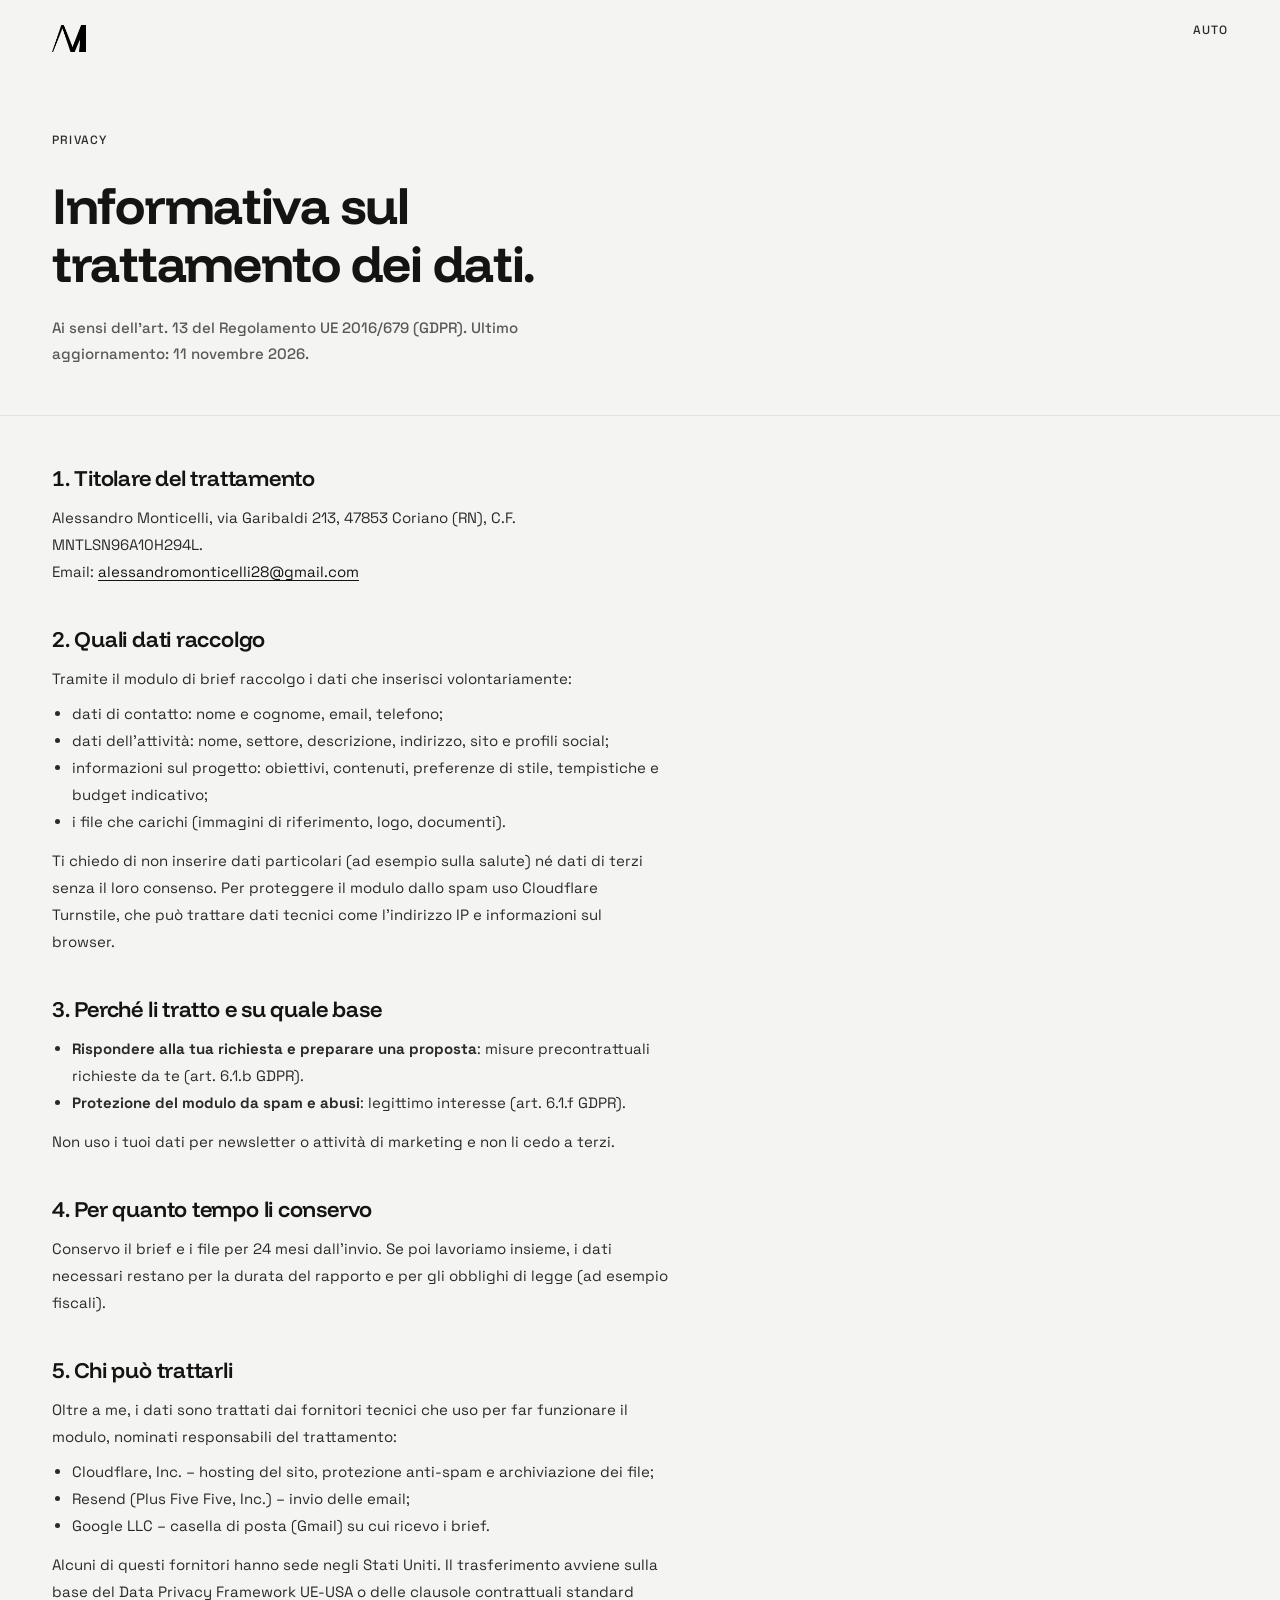
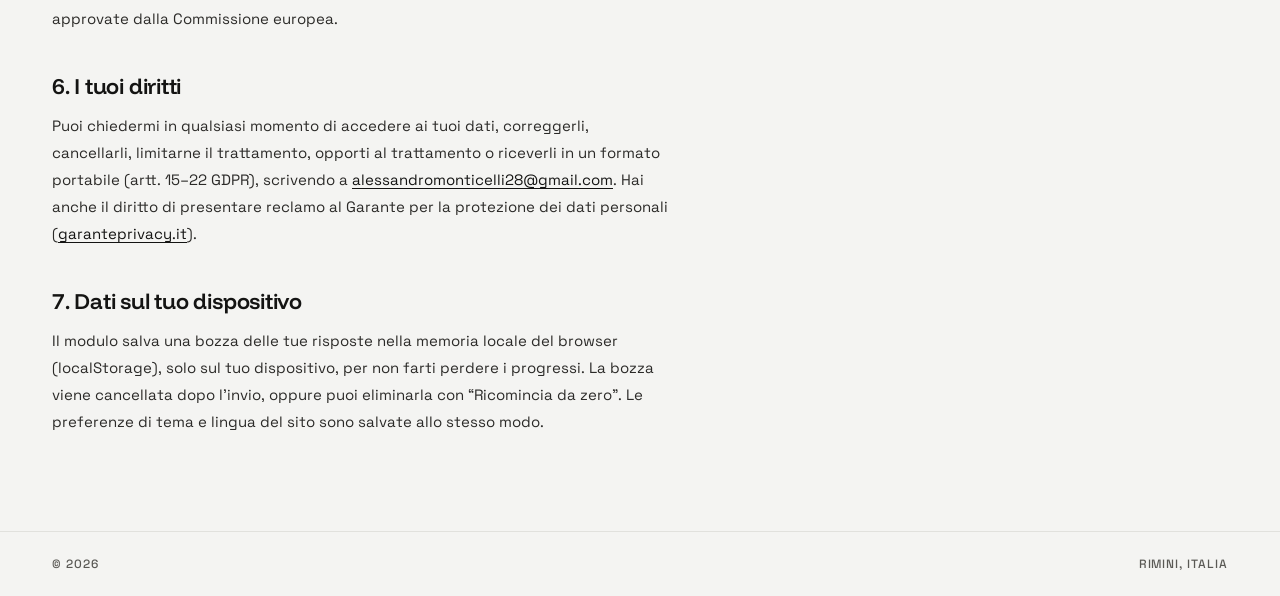
<file: privacy.html>
<!DOCTYPE html>
<html lang="it" data-theme="auto">
<head>
  <meta charset="UTF-8">
  <meta name="viewport" content="width=device-width, initial-scale=1.0">
  <meta name="robots" content="noindex, nofollow">
  <title>Informativa privacy – Alessandro Monticelli</title>
  <link rel="icon" type="image/svg+xml" href="favicon.svg?v=3">
  <!-- Favicon lime col tema scuro: cambia file invece di affidarsi al media query dentro l'SVG, che il browser tiene in cache -->
  <script>(function(){var l=document.querySelector('link[rel="icon"]'),m=matchMedia('(prefers-color-scheme: dark)');function u(){l.href=m.matches?'favicon-dark.svg?v=3':'favicon.svg?v=3'}u();m.addEventListener('change',u)})();</script>
  <link rel="preconnect" href="https://fonts.googleapis.com">
  <link rel="preconnect" href="https://fonts.gstatic.com" crossorigin>
  <link href="https://fonts.googleapis.com/css2?family=Funnel+Display:wght@400;500;600;700;800&family=Space+Grotesk:wght@300;400;500&display=swap" rel="stylesheet">
  <link rel="stylesheet" href="style.css?v=66">
  <link rel="stylesheet" href="brief.css?v=1">
</head>
<body class="brief-page">

  <div id="cursor" class="cursor" aria-hidden="true"></div>

  <nav class="nav">
    <a href="index.html" class="logo-link" aria-label="Home">
      <img src="logo.png" alt="AM" class="logo-img" width="34">
    </a>
    <div class="nav-right">
      <div class="theme-dropdown">
        <button id="themeToggle" class="nav-control" aria-label="Cambia tema">Auto</button>
        <div class="theme-menu" id="themeMenu" hidden>
          <button class="theme-option" data-theme="light">Light</button>
          <button class="theme-option" data-theme="dark">Dark</button>
          <button class="theme-option" data-theme="auto">Auto</button>
        </div>
      </div>
    </div>
  </nav>

  <main class="brief-main">
    <header class="brief-hero">
      <span class="about-label">Privacy</span>
      <h1 class="about-headline">Informativa sul trattamento dei dati.</h1>
      <p class="brief-intro">Ai sensi dell'art. 13 del Regolamento UE 2016/679 (GDPR). Ultimo aggiornamento: 11 novembre 2026.</p>
    </header>

    <article class="legal">

      <h2>1. Titolare del trattamento</h2>
      <p>Alessandro Monticelli, via Garibaldi 213, 47853 Coriano (RN), C.F. MNTLSN96A10H294L.<br>
        Email: <a href="mailto:alessandromonticelli28@gmail.com">alessandromonticelli28@gmail.com</a></p>

      <h2>2. Quali dati raccolgo</h2>
      <p>Tramite il modulo di brief raccolgo i dati che inserisci volontariamente:</p>
      <ul>
        <li>dati di contatto: nome e cognome, email, telefono;</li>
        <li>dati dell'attività: nome, settore, descrizione, indirizzo, sito e profili social;</li>
        <li>informazioni sul progetto: obiettivi, contenuti, preferenze di stile, tempistiche e budget indicativo;</li>
        <li>i file che carichi (immagini di riferimento, logo, documenti).</li>
      </ul>
      <p>Ti chiedo di non inserire dati particolari (ad esempio sulla salute) né dati di terzi senza il loro consenso.
        Per proteggere il modulo dallo spam uso Cloudflare Turnstile, che può trattare dati tecnici come l'indirizzo IP e informazioni sul browser.</p>

      <h2>3. Perché li tratto e su quale base</h2>
      <ul>
        <li><strong>Rispondere alla tua richiesta e preparare una proposta</strong>: misure precontrattuali richieste da te (art. 6.1.b GDPR).</li>
        <li><strong>Protezione del modulo da spam e abusi</strong>: legittimo interesse (art. 6.1.f GDPR).</li>
      </ul>
      <p>Non uso i tuoi dati per newsletter o attività di marketing e non li cedo a terzi.</p>

      <h2>4. Per quanto tempo li conservo</h2>
      <p>Conservo il brief e i file per 24 mesi dall'invio. Se poi lavoriamo insieme, i dati necessari restano per la durata del rapporto e per gli obblighi di legge (ad esempio fiscali).</p>

      <h2>5. Chi può trattarli</h2>
      <p>Oltre a me, i dati sono trattati dai fornitori tecnici che uso per far funzionare il modulo, nominati responsabili del trattamento:</p>
      <ul>
        <li>Cloudflare, Inc. – hosting del sito, protezione anti-spam e archiviazione dei file;</li>
        <li>Resend (Plus Five Five, Inc.) – invio delle email;</li>
        <li>Google LLC – casella di posta (Gmail) su cui ricevo i brief.</li>
      </ul>
      <p>Alcuni di questi fornitori hanno sede negli Stati Uniti. Il trasferimento avviene sulla base del Data Privacy Framework UE-USA o delle clausole contrattuali standard approvate dalla Commissione europea.</p>

      <h2>6. I tuoi diritti</h2>
      <p>Puoi chiedermi in qualsiasi momento di accedere ai tuoi dati, correggerli, cancellarli, limitarne il trattamento, opporti al trattamento o riceverli in un formato portabile (artt. 15–22 GDPR), scrivendo a <a href="mailto:alessandromonticelli28@gmail.com">alessandromonticelli28@gmail.com</a>.
        Hai anche il diritto di presentare reclamo al Garante per la protezione dei dati personali (<a href="https://www.garanteprivacy.it" target="_blank" rel="noopener">garanteprivacy.it</a>).</p>

      <h2>7. Dati sul tuo dispositivo</h2>
      <p>Il modulo salva una bozza delle tue risposte nella memoria locale del browser (localStorage), solo sul tuo dispositivo, per non farti perdere i progressi. La bozza viene cancellata dopo l'invio, oppure puoi eliminarla con “Ricomincia da zero”. Le preferenze di tema e lingua del sito sono salvate allo stesso modo.</p>
    </article>
  </main>

  <footer class="site-footer">
    <span>&#169; <span id="footerYear"></span></span>
    <span>Rimini, Italia</span>
  </footer>

  <script src="script.js?v=65"></script>
  <script>document.addEventListener('DOMContentLoaded', () => { document.documentElement.lang = 'it'; });</script>
</body>
</html>
</file>
<file: style.css>
/* ─── Reset ──────────────────────────────────────────────────────── */
*, *::before, *::after { margin: 0; padding: 0; box-sizing: border-box; }

/* ─── Tokens: Light (default) ───────────────────────────────────── */
:root {
  --bg:           #f4f4f2;
  --surface:      #ebebe8;
  --ink:          #141413;
  --ink-soft:     #2b2a28;
  --ink-muted:    #5a5955;
  --ink-dim:      #b2b1ac;
  --rule:         #e1e1dd;
  --card:         #fbfbf9;
  --accent:       #141413;
  --accent-on:    #f4f4f2;
  --dot-color:    rgba(20, 20, 18, 0.08);
  --modal-bg:     #f4f4f2;
  --modal-scrim:  rgba(8, 6, 4, 0.34);
  --cursor-color: #141210;
  --cursor-halo:  0 0 0 1px rgba(244, 244, 242, 0.55), 0 0 6px rgba(244, 244, 242, 0.4);
  /* Used while the dot is enlarged over links: smaller values, so the
     scaled-up shadow only grows a little */
  --cursor-halo-hover: 0 0 0 0.5px rgba(244, 244, 242, 0.5), 0 0 3px rgba(244, 244, 242, 0.32);
  --nav-h:        60px;
  --pad-x:        52px;
  --ease-out:     cubic-bezier(0.16, 1, 0.3, 1);
}

/* ─── Dark ───────────────────────────────────────────────────────── */
:root[data-theme="dark"] {
  --bg:           #0c0b09;
  --surface:      #141210;
  --ink:          #f0ebe0;
  --ink-soft:     #d2cdc2;
  --ink-muted:    #8a857c;
  --ink-dim:      #3a3630;
  --rule:         #1e1c18;
  --card:         #141210;
  --accent:       #c8f03a;
  --accent-on:    #0c0b09;
  --dot-color:    rgba(200, 240, 58, 0.12);
  --modal-bg:     #0c0b09;
  --modal-scrim:  rgba(2, 2, 0, 0.72);
  --cursor-color: #c8f03a;
  --cursor-halo:  0 0 0 0.5px rgba(12, 11, 9, 0.5), 0 1px 5px rgba(12, 11, 9, 0.45), 0 0 9px rgba(240, 235, 224, 0.25);
  --cursor-halo-hover: 0 0 0 0.3px rgba(12, 11, 9, 0.35), 0 0.5px 2.5px rgba(12, 11, 9, 0.3), 0 0 4px rgba(240, 235, 224, 0.14);
}

/* ─── Auto dark ──────────────────────────────────────────────────── */
@media (prefers-color-scheme: dark) {
  :root[data-theme="auto"] {
    --bg:           #0c0b09;
    --surface:      #141210;
    --ink:          #f0ebe0;
    --ink-soft:     #d2cdc2;
    --ink-muted:    #8a857c;
    --ink-dim:      #3a3630;
    --rule:         #1e1c18;
    --card:         #141210;
    --accent:       #c8f03a;
    --accent-on:    #0c0b09;
    --dot-color:    rgba(200, 240, 58, 0.12);
    --modal-bg:     #0c0b09;
    --modal-scrim:  rgba(2, 2, 0, 0.72);
    --cursor-color: #c8f03a;
    --cursor-halo:  0 0 0 0.5px rgba(12, 11, 9, 0.5), 0 1px 5px rgba(12, 11, 9, 0.45), 0 0 9px rgba(240, 235, 224, 0.25);
    --cursor-halo-hover: 0 0 0 0.3px rgba(12, 11, 9, 0.35), 0 0.5px 2.5px rgba(12, 11, 9, 0.3), 0 0 4px rgba(240, 235, 224, 0.14);
  }
}

/* ─── Base ───────────────────────────────────────────────────────── */
html {
  -webkit-font-smoothing: antialiased;
  -moz-osx-font-smoothing: grayscale;
  scroll-behavior: smooth;
}

body {
  background: var(--bg);
  color: var(--ink);
  font-family: 'Space Grotesk', 'Helvetica Neue', sans-serif;
  font-weight: 400;
  min-height: 100vh;
  overflow-x: hidden;
  transition: background 0.35s ease, color 0.35s ease;
}

a { color: inherit; text-decoration: none; }

/* ─── Cursor ─────────────────────────────────────────────────────── */
.cursor {
  position: fixed;
  top: 0; left: 0;
  width: 10px; height: 10px;
  background: var(--cursor-color);
  border-radius: 50%;
  pointer-events: none;
  z-index: 9999;
  opacity: 0;
  will-change: transform;
  transform-origin: 50% 50%;
  /* Halo keeps the dot visible on any image: dark shadow on light areas,
     light rim on dark ones */
  box-shadow: var(--cursor-halo);
  transition: background 0.35s ease, box-shadow 0.35s ease;
}

html.has-mouse .cursor { opacity: 1; }
.cursor.is-hover { box-shadow: var(--cursor-halo-hover); }

/* "+" shown over project images (click to zoom) */
.cursor::before,
.cursor::after {
  content: '';
  position: absolute;
  left: 50%; top: 50%;
  width: 4.4px; height: 0.6px;
  margin: -0.3px 0 0 -2.2px;
  background: var(--bg);
  border-radius: 0.3px;
  opacity: 0;
  transition: opacity 0.2s ease;
}
.cursor::after { transform: rotate(90deg); }
.cursor.is-zoom::before,
.cursor.is-zoom::after { opacity: 1; }
.cursor.is-zoom { box-shadow: var(--cursor-halo-hover); }
html.has-mouse,
html.has-mouse * { cursor: none !important; }

/* ─── Dot grid ───────────────────────────────────────────────────── */
.dot-grid {
  position: fixed;
  inset: 0;
  pointer-events: none;
  z-index: 2;
  background-image: radial-gradient(circle, var(--dot-color) 1.5px, transparent 1.5px);
  background-size: 24px 24px;
  -webkit-mask-image: radial-gradient(circle 200px at var(--cx, -999px) var(--cy, -999px), black 10%, transparent 85%);
  mask-image: radial-gradient(circle 200px at var(--cx, -999px) var(--cy, -999px), black 10%, transparent 85%);
  opacity: 0;
  transition: opacity 0.5s ease;
}
html.has-mouse .dot-grid { opacity: 1; }

/* ─── Particle logo field ────────────────────────────────────────── */
.logo-field {
  position: fixed;
  inset: 0;
  width: 100%;
  height: 100%;
  pointer-events: none;
  z-index: 1;
  opacity: 1;
  transition: opacity 0.9s ease;
}
.logo-field.is-hidden { opacity: 0; transition-duration: 0.5s; }

/* ─── Nav ────────────────────────────────────────────────────────── */
.nav {
  position: fixed;
  top: 0; left: 0; right: 0;
  z-index: 100;
  height: var(--nav-h);
  padding: 0 var(--pad-x);
  display: flex;
  align-items: center;
  gap: 20px;
}

.logo-link {
  display: flex;
  align-items: center;
  flex-shrink: 0;
  /* Top edge level with the top of the menu letters */
  align-self: flex-start;
  margin-top: 25px;
  transition: transform 0.42s var(--ease-out);
}
.logo-link:hover { transform: scale(1.1); }

.logo-img {
  width: 34px;
  height: auto;
  display: block;
  mix-blend-mode: multiply;
  transition: opacity 0.2s ease, filter 0.35s ease;
}

:root[data-theme="dark"] .logo-img { filter: invert(1); mix-blend-mode: screen; }
@media (prefers-color-scheme: dark) {
  :root[data-theme="auto"] .logo-img { filter: invert(1); mix-blend-mode: screen; }
}

.nav-right {
  display: flex;
  align-items: center;
  gap: 20px;
  margin-left: auto;
}

.nav-link {
  font-size: 13px;
  letter-spacing: 0.07em;
  text-transform: uppercase;
  color: var(--ink-soft);
  transition: color 0.2s ease;
  white-space: nowrap;
  font-weight: 500;
}
.nav-link:hover,
.nav-link.is-active { color: var(--ink); }

.nav-divider {
  width: 1px; height: 10px;
  background: var(--rule);
  flex-shrink: 0;
}

.nav-control {
  font-family: 'Space Grotesk', sans-serif;
  font-size: 12px;
  font-weight: 500;
  letter-spacing: 0.08em;
  text-transform: uppercase;
  color: var(--ink-soft);
  background: none; border: none; padding: 0;
  transition: color 0.2s ease;
  white-space: nowrap;
}
.nav-control:hover { color: var(--ink); }

.theme-dropdown { position: relative; display: flex; }

.theme-menu {
  position: absolute;
  top: calc(100% + 8px);
  right: 0;
  padding: 0;
  z-index: 200;
}

.theme-option {
  display: block;
  width: 100%;
  text-align: right;
  padding: 6px 0;
  font-family: 'Space Grotesk', sans-serif;
  font-size: 12px;
  font-weight: 500;
  letter-spacing: 0.08em;
  text-transform: uppercase;
  color: var(--ink-muted);
  background: none; border: none;
  transform-origin: right center;
  transition: color 0.25s ease, transform 0.42s var(--ease-out);
}
.theme-option:hover { color: var(--ink); transform: scale(1.08); }

/* ─── Hero ───────────────────────────────────────────────────────── */
.hero {
  position: relative;
  z-index: 3;
  min-height: calc(100dvh - var(--nav-h));
  padding: calc(var(--nav-h) + 48px) var(--pad-x) 52px;
  display: flex;
  flex-direction: column;
  justify-content: space-between;
}

.hero-label {
  font-size: 12px;
  font-weight: 500;
  letter-spacing: 0.1em;
  text-transform: uppercase;
  color: var(--ink-soft);
  opacity: 0;
  transform: translateY(8px);
  transition: opacity 0.7s ease, transform 0.7s var(--ease-out);
}

body.is-loaded .hero-label {
  opacity: 1;
  transform: translateY(0);
}

.hero-bottom {
  display: grid;
  grid-template-columns: 1fr 30ch;
  align-items: flex-end;
  gap: 48px;
}

.hero-name {
  font-family: 'Funnel Display', sans-serif;
  font-weight: 700;
  font-size: clamp(58px, 10vw, 138px);
  line-height: 0.9;
  letter-spacing: -0.03em;
  color: var(--ink);
}

/* Word-by-word curtain reveal */
.hero-word {
  display: block;
  overflow: hidden;
  padding-bottom: 0.06em; /* descender clearance */
}

.hero-word > span {
  display: block;
  transform: translateY(106%);
  transition: transform 0s; /* overridden when is-loaded */
}

body.is-loaded .hero-word > span {
  transform: translateY(0);
  transition: transform 1s var(--ease-out);
}

body.is-loaded .hero-word:nth-child(1) > span { transition-delay: 0.06s; }
body.is-loaded .hero-word:nth-child(2) > span { transition-delay: 0.18s; }

.hero-bio {
  font-size: 15px;
  font-weight: 500;
  line-height: 1.78;
  color: var(--ink-soft);
  align-self: flex-end;
  padding-bottom: 6px;
  opacity: 0;
  transform: translateY(10px);
  transition: opacity 0.7s ease, transform 0.7s var(--ease-out);
}

body.is-loaded .hero-bio {
  opacity: 1;
  transform: translateY(0);
  transition-delay: 0.32s;
}

/* ─── Work section ───────────────────────────────────────────────── */
.work-main {
  position: relative;
  z-index: 3;
  padding: 0 var(--pad-x) 48px;
}

.work-header {
  display: grid;
  grid-template-columns: 1fr 120px 52px 16px;
  align-items: center;
  column-gap: 12px;
  padding: 16px 0 14px;
  border-bottom: 1px solid var(--rule);
  font-size: 12px;
  font-weight: 500;
  letter-spacing: 0.1em;
  text-transform: uppercase;
  color: var(--ink-muted);
}

.work-header span:nth-child(2),
.work-header span:nth-child(3) { text-align: right; }

/* ─── Project rows ───────────────────────────────────────────────── */
.project-row {
  display: grid;
  grid-template-columns: 1fr 120px 52px 16px;
  align-items: center;
  column-gap: 12px;
  padding: 26px 0;
  border-bottom: 1px solid var(--rule);
  position: relative;
  opacity: 0;
  transform: translateY(14px);
  transition:
    opacity 0.55s ease,
    transform 0.55s var(--ease-out);
}

.project-row.is-revealed {
  opacity: 1;
  transform: translateY(0);
}

/* Accent left bar on hover */
.project-row::before {
  content: '';
  position: absolute;
  left: -14px;
  top: 50%;
  transform: translateY(-50%);
  width: 2px;
  height: 0;
  background: var(--accent);
  border-radius: 1px;
  transition: height 0.38s var(--ease-out);
}

.project-row:hover::before { height: 52%; }

.project-title {
  font-family: 'Funnel Display', sans-serif;
  font-weight: 700;
  font-size: clamp(20px, 2.6vw, 36px);
  line-height: 1.1;
  color: var(--ink);
  transition:
    transform 0.42s var(--ease-out),
    color 0.25s ease;
  will-change: transform;
  transform-origin: left center;
  white-space: nowrap;
  overflow: hidden;
  text-overflow: ellipsis;
  min-width: 0; /* prevent 1fr grid cell overflow */
}

.project-row:hover .project-title {
  transform: translateX(6px) scale(1.04);
}

.project-row:hover .project-cat,
.project-row:hover .project-year {
  color: var(--ink);
  transform: scale(1.08);
}

.project-cat,
.project-year {
  font-size: 12px;
  font-weight: 500;
  letter-spacing: 0.08em;
  text-transform: uppercase;
  color: var(--ink-muted);
  text-align: right;
  transform-origin: right center;
  transition: color 0.25s ease, transform 0.42s var(--ease-out);
}

.project-arrow {
  font-size: 14px;
  color: var(--accent);
  text-align: right;
  opacity: 0;
  transform: translateX(-4px);
  transition: opacity 0.25s ease, transform 0.35s var(--ease-out);
}

.project-row:hover .project-arrow {
  opacity: 1;
  transform: translateX(0);
}

/* Dim non-hovered rows */
.work-list.is-hovering .project-row {
  opacity: 0.16;
  transition:
    opacity 0.3s ease,
    transform 0.42s var(--ease-out);
}

.work-list.is-hovering .project-row:hover {
  opacity: 1;
}

/* ─── Fullscreen background ──────────────────────────────────────── */
.fullscreen-bg {
  position: fixed;
  inset: 0;
  z-index: 1;
  background-size: cover;
  background-position: center;
  background-repeat: no-repeat;
  opacity: 0;
  pointer-events: none;
  transition: opacity 0.75s ease;
  filter: saturate(0.65) blur(2px);
  transform: scale(1.04);
  will-change: opacity;
}
.fullscreen-bg.is-active { opacity: 0.30; }

/* ─── Modal (half-page drawer) ───────────────────────────────────── */
.modal-overlay {
  position: fixed;
  inset: 0;
  z-index: 800;
  background: var(--modal-scrim);
  display: flex;
  justify-content: flex-end;
  opacity: 0;
  pointer-events: none;
  transition: opacity 0.32s ease;
  backdrop-filter: blur(12px) saturate(0.8);
  -webkit-backdrop-filter: blur(12px) saturate(0.8);
}

.modal-overlay.is-open {
  opacity: 1;
  pointer-events: all;
}

/* The row title under the copy is hidden, so its blurred ghost
   doesn't leave a halo around the sharp one */
.project-row.is-modal-source .project-title { visibility: hidden; }

/* Sharp copy of the clicked project title, placed over the list row */
.modal-focus-title {
  position: fixed;
  top: 0; left: 0;
  font-family: 'Funnel Display', sans-serif;
  font-weight: 700;
  line-height: 1.1;
  color: var(--ink);
  white-space: nowrap;
  pointer-events: none;
  transform-origin: left center;
  transform: translateX(6px) scale(1.04);
}

.visually-hidden {
  position: absolute;
  width: 1px; height: 1px;
  overflow: hidden;
  clip: rect(0 0 0 0);
  white-space: nowrap;
}

.modal-panel {
  background: var(--modal-bg);
  border-left: 1px solid var(--rule);
  width: max(50vw, min(560px, 100vw));
  height: 100%;
  overflow-y: auto;
  overscroll-behavior: contain;
  position: relative;
  transform: translateX(100%);
  transition: transform 0.52s var(--ease-out);
  scrollbar-width: thin;
  scrollbar-color: var(--rule) transparent;
}

.modal-overlay.is-open .modal-panel {
  transform: translateX(0);
}

.modal-head {
  position: sticky;
  top: 0;
  z-index: 10;
  background: var(--modal-bg);
  padding: 0 32px 24px;
  border-bottom: 1px solid var(--rule);
}

.modal-topbar {
  padding: 18px 0;
  display: flex;
  align-items: center;
  justify-content: space-between;
  gap: 16px;
}

.modal-close {
  display: flex;
  align-items: center;
  gap: 8px;
  font-family: 'Space Grotesk', sans-serif;
  font-size: 12px;
  font-weight: 500;
  letter-spacing: 0.08em;
  text-transform: uppercase;
  color: var(--ink-muted);
  background: none;
  border: none;
  padding: 0;
  transition: color 0.2s ease;
}
.modal-close:hover { color: var(--ink); }

.modal-close svg {
  flex-shrink: 0;
  transition: transform 0.25s var(--ease-out);
}
.modal-close:hover svg { transform: rotate(90deg); }

.modal-meta {
  display: flex;
  gap: 0;
  padding: 6px 0 20px;
  margin-bottom: 20px;
  border-bottom: 1px solid var(--rule);
}

.modal-meta-item {
  display: flex;
  flex-direction: column;
  gap: 5px;
  flex: 1;
}

.modal-meta-item + .modal-meta-item {
  padding-left: 20px;
  border-left: 1px solid var(--rule);
}

.modal-meta-label {
  font-size: 11px;
  font-weight: 500;
  letter-spacing: 0.1em;
  text-transform: uppercase;
  color: var(--ink-muted);
}

.modal-meta-val {
  font-family: 'Space Grotesk', sans-serif;
  font-size: 14px;
  font-weight: 500;
  color: var(--ink);
}

.modal-desc {
  font-size: 15px;
  font-weight: 500;
  line-height: 1.75;
  color: var(--ink-muted);
  max-width: 68ch;
}

/* Images at full panel width, one under the other */
.modal-gallery {
  display: flex;
  flex-direction: column;
  gap: 4px;
  padding-top: 4px;
}

.modal-gallery-img {
  display: block;
  width: 100%;
  height: auto;
  background: var(--surface);
}

.modal-gallery-img.is-placeholder {
  aspect-ratio: 3 / 2;
}

/* ─── Lightbox (fullscreen image carousel) ───────────────────────── */
.lightbox {
  position: fixed;
  inset: 0;
  z-index: 900;
  display: flex;
  align-items: center;
  justify-content: center;
  background: color-mix(in srgb, var(--bg) 95%, transparent);
  opacity: 0;
  pointer-events: none;
  transition: opacity 0.3s ease;
}
.lightbox.is-open { opacity: 1; pointer-events: all; }

.lightbox-img {
  max-width: calc(100vw - 200px);
  max-height: calc(100vh - 120px);
  object-fit: contain;
  display: block;
  transform: scale(0.97);
  transition: transform 0.45s var(--ease-out);
}
.lightbox.is-open .lightbox-img { transform: scale(1); }

.lightbox-btn {
  position: absolute;
  display: flex;
  align-items: center;
  justify-content: center;
  width: 52px; height: 52px;
  background: none;
  border: none;
  color: var(--ink-muted);
  transition: color 0.25s ease, transform 0.42s var(--ease-out);
}
.lightbox-btn:hover { color: var(--ink); transform: scale(1.15); }
.lightbox-btn[hidden] { display: none; }

.lightbox-close { top: 18px; right: calc(var(--pad-x) - 16px); }
.lightbox-arrow { top: 50%; margin-top: -26px; }
.lightbox-arrow.is-prev { left: calc(var(--pad-x) - 16px); }
.lightbox-arrow.is-next { right: calc(var(--pad-x) - 16px); }

.modal-link {
  display: inline-flex;
  align-items: center;
  gap: 8px;
  padding: 10px 16px;
  background: var(--accent);
  color: var(--accent-on);
  font-family: 'Space Grotesk', sans-serif;
  font-size: 12px;
  font-weight: 500;
  letter-spacing: 0.09em;
  text-transform: uppercase;
  border-radius: 2px;
  transition: opacity 0.2s ease, transform 0.2s ease;
}
.modal-link:hover {
  opacity: 0.82;
  transform: translateY(-1px);
}
.modal-link:active {
  transform: translateY(0) scale(0.98);
}

/* ─── Footer ─────────────────────────────────────────────────────── */
.site-footer {
  position: relative;
  z-index: 3;
  padding: 24px var(--pad-x);
  display: flex;
  justify-content: space-between;
  font-size: 12px;
  letter-spacing: 0.08em;
  font-weight: 500;
  text-transform: uppercase;
  color: var(--ink-muted);
  border-top: 1px solid var(--rule);
}

/* ─── About page ─────────────────────────────────────────────────── */
.about-main {
  position: relative;
  z-index: 3;
  padding-top: var(--nav-h);
}

.about-hero {
  position: relative;
  min-height: 60vh;
  display: flex;
  flex-direction: column;
  justify-content: flex-end;
  padding: 60px var(--pad-x) 52px;
}

/* Particle logo in the hero; the canvas reaches further down so the
   particles scattered by scrolling drift over the next section too */
.logo-field--hero {
  position: absolute;
  top: 0; left: 0;
  width: 100%;
  height: calc(100% + 100vh);
  z-index: -1;
}

.about-label {
  display: block;
  font-size: 12px;
  font-weight: 500;
  letter-spacing: 0.1em;
  text-transform: uppercase;
  color: var(--ink-soft);
  margin-bottom: 28px;
  opacity: 0;
  transform: translateY(8px);
  transition: opacity 0.6s ease, transform 0.6s var(--ease-out);
}

body.is-loaded .about-label {
  opacity: 1;
  transform: translateY(0);
}

.about-headline {
  font-family: 'Funnel Display', sans-serif;
  font-weight: 700;
  font-size: clamp(28px, 4vw, 53px);
  line-height: 1.14;
  letter-spacing: -0.025em;
  color: var(--ink);
  max-width: 22ch;
  opacity: 0;
  transform: translateY(16px);
  transition: opacity 0.8s ease, transform 0.8s var(--ease-out);
}

body.is-loaded .about-headline {
  opacity: 1;
  transform: translateY(0);
  transition-delay: 0.1s;
}

/* About body: bio + sidebar */
.about-body {
  display: grid;
  grid-template-columns: 1fr 1fr;
  gap: 60px;
  padding: 56px var(--pad-x) 60px;
  border-bottom: 1px solid var(--rule);
}

.about-bio {
  display: flex;
  flex-direction: column;
  gap: 22px;
  max-width: 600px;   /* righe più corte: il testo resta a sinistra senza occupare mezza pagina */
}

.about-bio p {
  font-size: 15px;
  font-weight: 500;
  line-height: 1.85;
  color: var(--ink-muted);
}

.about-sidebar {
  display: flex;
  flex-direction: column;
  gap: 32px;
}

.sidebar-block {}

.sidebar-label {
  display: block;
  font-size: 11px;
  font-weight: 500;
  letter-spacing: 0.1em;
  text-transform: uppercase;
  color: var(--ink-muted);
  margin-bottom: 12px;
}

.sidebar-block ul { list-style: none; }

.sidebar-block li {
  font-size: 14px;
  font-weight: 500;
  line-height: 2;
  color: var(--ink);
}

/* Disciplines + Tools side by side */
.sidebar-row {
  display: grid;
  grid-template-columns: 1fr 1fr;
  gap: 32px;
}

.sidebar-block a {
  display: inline-block;
  color: var(--ink-soft);
  transform-origin: left center;
  transition: color 0.25s ease, transform 0.42s var(--ease-out);
}
.sidebar-block a:hover { color: var(--ink); transform: scale(1.08); }

/* Language dots */
/* Stesse colonne di Discipline/Strumenti: i pallini partono sotto "Strumenti" */
.lang-item {
  display: grid;
  grid-template-columns: 1fr 1fr;
  gap: 32px;
  align-items: center;
  line-height: 2;
}

.lang-level {
  display: flex;
  align-items: center;
  gap: 14px;
}

.lang-dots {
  display: flex;
  gap: 5px;
  align-items: center;
}

.ldot {
  width: 6px; height: 6px;
  border-radius: 50%;
  display: inline-block;
  flex-shrink: 0;
}
.ldot.on { background: var(--accent); }
.ldot.off {
  background: transparent;
  border: 1px solid var(--ink-dim);
}

/* ─── About experience / education ───────────────────────────────── */
.about-section {
  padding: 0 var(--pad-x);
}

.about-section + .about-section {
  border-top: 1px solid var(--rule);
}

.section-header {
  padding: 36px 0 14px;
  border-bottom: 1px solid var(--rule);
}

.section-label {
  font-size: 11px;
  font-weight: 500;
  letter-spacing: 0.1em;
  text-transform: uppercase;
  color: var(--ink-muted);
}

.exp-row {
  display: grid;
  grid-template-columns: 240px 1fr;
  gap: 48px;
  padding: 30px 0;
  border-bottom: 1px solid var(--rule);
}

.exp-left {}

.exp-role {
  font-family: 'Funnel Display', sans-serif;
  font-size: 17px;
  font-weight: 600;
  letter-spacing: -0.01em;
  color: var(--ink);
  margin-bottom: 4px;
  line-height: 1.2;
}

.exp-company {
  font-size: 13px;
  font-weight: 500;
  letter-spacing: 0.04em;
  color: var(--ink-muted);
  margin-bottom: 10px;
}

.exp-period {
  font-family: 'Space Grotesk', monospace;
  font-size: 12px;
  font-weight: 500;
  letter-spacing: 0.06em;
  text-transform: uppercase;
  color: var(--ink-muted);
}

.exp-desc {
  font-size: 14px;
  line-height: 1.82;
  color: var(--ink-muted);
  padding-top: 2px;
}

/* About footer */
.about-footer-pad { padding-bottom: 48px; }

/* ─── Reveal animations (stagger on load) ────────────────────────── */
body.is-loaded .work-header {
  opacity: 1;
  transform: translateY(0);
}

.work-header {
  opacity: 0;
  transform: translateY(10px);
  transition: opacity 0.6s ease 0.45s, transform 0.6s var(--ease-out) 0.45s;
}

/* ─── Responsive ─────────────────────────────────────────────────── */
@media (max-width: 720px) {
  :root {
    --pad-x: 22px;
    --nav-h: 56px;
  }

  .cursor,
  .dot-grid { display: none; }

  .logo-link { margin-top: 23px; }

  .hero-bottom {
    grid-template-columns: 1fr;
    gap: 28px;
  }

  .hero-bio { max-width: 100%; }

  .work-header,
  .project-row {
    grid-template-columns: 1fr 90px 42px 0px;
  }

  .project-arrow { display: none; }
  .project-row::before { left: -11px; }

  .project-title { font-size: clamp(18px, 5.5vw, 28px); }

  .modal-head { position: static; padding: 0 22px 20px; }
  .modal-focus-title { display: none; }
  .modal-meta { flex-direction: column; gap: 12px; }
  .modal-meta-item + .modal-meta-item {
    padding-left: 0;
    border-left: none;
    border-top: 1px solid var(--rule);
    padding-top: 12px;
  }

  .about-body {
    grid-template-columns: 1fr;
    gap: 36px;
  }

  .lightbox-img { max-width: 100vw; max-height: calc(100vh - 160px); }
  .lightbox-arrow { top: auto; bottom: 24px; margin-top: 0; }

  .exp-row {
    grid-template-columns: 1fr;
    gap: 14px;
  }

}

/* ─── About: timeline orizzontale (esperienza + formazione) ───────── */
.tl-section { padding: 0 0 56px; }
.tl-header {
  display: flex;
  align-items: center;
  justify-content: space-between;
  gap: 32px;
  margin: 0 var(--pad-x);
}

/* Righello degli anni: il tratto colorato indica la parte visibile */
.tl-ruler {
  display: flex;
  align-items: center;
  gap: 14px;
  font-size: 11px;
  font-weight: 500;
  letter-spacing: 0.06em;
  color: var(--ink-muted);
  white-space: nowrap;
  transition: opacity 0.3s ease;
}
.tl-ruler.is-idle { opacity: 0; pointer-events: none; }
.tl-ticks {
  position: relative;
  display: flex;
  justify-content: space-between;
  align-items: center;
  width: clamp(120px, 18vw, 220px);
  height: 14px;
  cursor: pointer;
}
.tl-ticks i {
  display: block;
  width: 1px;
  height: 7px;
  background: var(--ink-dim);
}
.tl-ticks i:nth-child(5n + 2) { height: 11px; }
.tl-thumb {
  position: absolute;
  top: 50%;
  left: 0;
  height: 3px;
  margin-top: -1.5px;
  border-radius: 2px;
  background: var(--accent);
  width: var(--tw, 30%);
  transform: translateX(var(--tx, 0px));
}

.tl {
  position: relative;
  overflow-x: auto;
  overflow-y: hidden;
  scrollbar-width: none;
  overscroll-behavior-x: contain;
  outline: none;
  -webkit-mask-image: linear-gradient(90deg, transparent 0, #000 var(--fl, 0px), #000 calc(100% - var(--fr, 0px)), transparent 100%);
          mask-image: linear-gradient(90deg, transparent 0, #000 var(--fl, 0px), #000 calc(100% - var(--fr, 0px)), transparent 100%);
}
.tl::-webkit-scrollbar { display: none; }
.tl:focus-visible { box-shadow: inset 0 0 0 1px var(--ink-muted); }
.tl.is-grabbing { user-select: none; }

.tl-line {
  position: absolute;
  top: 0; left: 0;
  pointer-events: none;
  overflow: visible;
}
.tl-path {
  fill: none;
  stroke: var(--ink-dim);
  stroke-width: 1.2;
  stroke-linecap: round;
}

.tl-track {
  position: relative;
  display: flex;
  align-items: center;
  gap: 48px;
  width: max-content;
  list-style: none;
  padding: 84px var(--pad-x) 70px;
}

.tl-item {
  flex: 0 0 auto;
  width: 300px;
  transform: translateY(var(--y, 0px));
}

.tl-card {
  position: relative;
  background: var(--card);
  border: 1px solid var(--rule);
  border-radius: 6px;
  padding: 18px 20px 20px;
  box-shadow: 0 1px 2px rgba(20, 20, 18, 0.04), 0 10px 28px -18px rgba(20, 20, 18, 0.18);
  transition: transform 0.5s var(--ease-out), box-shadow 0.5s var(--ease-out), border-color 0.3s ease;
}
.tl-item:hover .tl-card {
  transform: translateY(-4px);
  border-color: var(--ink-dim);
  box-shadow: 0 1px 2px rgba(20, 20, 18, 0.05), 0 18px 34px -20px rgba(20, 20, 18, 0.28);
}

/* Punto sulla linea, sul bordo sinistro della scheda */
.tl-node {
  position: absolute;
  left: -5px;
  top: 24px;
  width: 9px; height: 9px;
  border-radius: 50%;
  background: var(--bg);
  border: 1.5px solid var(--ink-muted);
}
.is-current .tl-node {
  background: var(--accent);
  border-color: var(--accent);
}
.is-current .tl-node::after {
  content: '';
  position: absolute;
  inset: -1.5px;
  border-radius: 50%;
  border: 1px solid var(--accent);
  animation: tl-pulse 2.4s var(--ease-out) infinite;
}
@keyframes tl-pulse {
  from { transform: scale(1); opacity: 0.8; }
  to   { transform: scale(3); opacity: 0; }
}

.tl-top {
  display: flex;
  justify-content: space-between;
  align-items: center;
  gap: 12px;
  margin-bottom: 16px;
}
.tl-years {
  font-size: 12px;
  font-weight: 500;
  letter-spacing: 0.04em;
  color: var(--ink-muted);
  font-variant-numeric: tabular-nums;
}
.tl-tag {
  font-size: 10px;
  font-weight: 500;
  letter-spacing: 0.1em;
  text-transform: uppercase;
  padding: 3px 8px 2px;
  border-radius: 3px;
  border: 1px solid var(--rule);
  color: var(--ink-soft);
}
.tl-tag--work {
  background: var(--accent);
  border-color: var(--accent);
  color: var(--accent-on);
}

.tl-role {
  font-family: 'Funnel Display', sans-serif;
  font-size: 18px;
  font-weight: 600;
  letter-spacing: -0.01em;
  line-height: 1.2;
  color: var(--ink);
  margin-bottom: 4px;
}
.tl-company {
  font-size: 13px;
  font-weight: 500;
  letter-spacing: 0.02em;
  color: var(--ink-soft);
  margin-bottom: 12px;
}
.tl-desc {
  font-size: 13px;
  line-height: 1.7;
  color: var(--ink-muted);
}
.tl-period {
  margin-top: 14px;
  padding-top: 12px;
  border-top: 1px solid var(--rule);
  font-size: 11px;
  font-weight: 500;
  letter-spacing: 0.06em;
  text-transform: uppercase;
  color: var(--ink-muted);
}

.tl-hint {
  margin: 0 var(--pad-x);
  font-size: 11px;
  font-weight: 500;
  letter-spacing: 0.1em;
  text-transform: uppercase;
  color: var(--ink-muted);
  transition: opacity 0.4s ease;
}
.tl-hint-arrow { display: inline-block; animation: tl-nudge 1.8s ease-in-out infinite; }
@keyframes tl-nudge { 50% { transform: translateX(5px); } }
.tl-hint.is-idle { opacity: 0; }

/* Entrata: la linea si disegna e le schede compaiono una dopo l'altra */
.tl.will-reveal .tl-card { opacity: 0; transform: translateY(18px); }
.tl.will-reveal .tl-path { stroke-dashoffset: var(--len, 0); }
.tl.is-revealed .tl-card {
  opacity: 1;
  transform: none;
  transition: opacity 0.7s ease, transform 0.9s var(--ease-out), box-shadow 0.5s var(--ease-out), border-color 0.3s ease;
  transition-delay: calc(var(--i, 0) * 110ms + 150ms), calc(var(--i, 0) * 110ms + 150ms), 0s, 0s;
}
.tl.is-revealed .tl-path {
  stroke-dashoffset: 0;
  transition: stroke-dashoffset 1.6s cubic-bezier(0.65, 0, 0.35, 1);
}
.tl.is-settled .tl-card { transition: transform 0.5s var(--ease-out), box-shadow 0.5s var(--ease-out), border-color 0.3s ease; }
.tl.is-settled .tl-item:hover .tl-card { transform: translateY(-4px); }

@media (max-width: 720px) {
  .tl-header { flex-direction: column; align-items: flex-start; gap: 14px; }
  .tl-track { gap: 24px; padding: 48px var(--pad-x) 44px; }
  .tl-item { width: min(78vw, 300px); transform: translateY(calc(var(--y, 0px) * 0.5)); scroll-snap-align: start; }
  .tl { scroll-snap-type: x mandatory; scroll-padding: 0 var(--pad-x); }
}

@media (prefers-reduced-motion: reduce) {
  .is-current .tl-node::after, .tl-hint-arrow { animation: none; }
  .tl-card, .tl.is-revealed .tl-card, .tl.is-revealed .tl-path { transition: none; }
}

/* ─── Tasti magnetici: riflesso di luce sotto al cursore (vedi script.js) ── */
.has-glow { position: relative; isolation: isolate; }
.has-glow::before {
  content: '';
  position: absolute;
  inset: 0;
  z-index: -1;
  border-radius: inherit;
  pointer-events: none;
  background: radial-gradient(circle 46px at var(--gx, 50%) var(--gy, 50%), var(--glow, rgba(255,255,255,0.2)), transparent 100%);
  opacity: 0;
  transition: opacity 0.45s ease;
}
.has-glow.is-lit::before { opacity: 1; }
/* Su tasti trasparenti o chiari la luce bianca non si vedrebbe: uso il colore del testo, molto tenue */
.btn-ghost.has-glow, .icon-btn.has-glow { --glow: color-mix(in srgb, currentColor 7%, transparent); }
</file>
<file: brief.css>
/* ═══════════════════════════════════════════════════════════════════
   Brief + Privacy pages
   Reuses tokens, nav, footer, cursor and labels from style.css
   ═══════════════════════════════════════════════════════════════════ */

:root {
  --field-line:  var(--ink-dim);
  --error:       #b3261e;
  --error-soft:  rgba(179, 38, 30, 0.08);
  --focus-ring:  var(--ink);
  --radius:      14px;
}
:root[data-theme="dark"] {
  --error:       #ff8a7a;
  --error-soft:  rgba(255, 138, 122, 0.1);
  --focus-ring:  var(--accent);
}
@media (prefers-color-scheme: dark) {
  :root[data-theme="auto"] {
    --error:       #ff8a7a;
    --error-soft:  rgba(255, 138, 122, 0.1);
    --focus-ring:  var(--accent);
  }
}

/* Components below set display:flex/inline-flex; [hidden] must still win */
.brief-page [hidden] { display: none !important; }

.sr-only {
  position: absolute !important;
  width: 1px; height: 1px;
  padding: 0; margin: -1px;
  overflow: hidden;
  clip: rect(0 0 0 0);
  white-space: nowrap;
  border: 0;
}

.skip-link {
  position: fixed;
  top: 12px; left: 12px;
  z-index: 300;
  padding: 10px 16px;
  background: var(--accent);
  color: var(--accent-on);
  font-size: 13px;
  font-weight: 500;
  border-radius: 999px;
  transform: translateY(-200%);
  transition: transform 0.2s ease;
}
.skip-link:focus { transform: translateY(0); }

/* Nav sits on a solid band here (long, scrolling form) */
.brief-page .nav { background: var(--bg); transition: background 0.35s ease; }

/* Keyboard focus, visible on every control */
.brief-page :focus-visible {
  outline: 2px solid var(--focus-ring);
  outline-offset: 3px;
}

/* ─── Progress bar ───────────────────────────────────────────────── */
.brief-progress {
  position: fixed;
  top: var(--nav-h); left: 0; right: 0;
  height: 2px;
  z-index: 99;
  background: var(--rule);
}
.brief-progress-fill {
  display: block;
  height: 100%;
  width: calc(100% / 7);
  background: var(--accent);
  transition: width 0.6s var(--ease-out);
}

/* ─── Layout ─────────────────────────────────────────────────────── */
.brief-main {
  position: relative;
  z-index: 3;
  padding-top: var(--nav-h);
}

.brief-hero {
  padding: 72px var(--pad-x) 48px;
  border-bottom: 1px solid var(--rule);
}

.brief-intro {
  max-width: 58ch;
  margin-top: 22px;
  font-size: 15px;
  font-weight: 500;
  line-height: 1.75;
  color: var(--ink-muted);
  opacity: 0;
  transform: translateY(10px);
  transition: opacity 0.7s ease 0.25s, transform 0.7s var(--ease-out) 0.25s;
}
body.is-loaded .brief-intro { opacity: 1; transform: none; }

.req, .req-inline { color: var(--ink); font-weight: 500; }
.req { display: none; }
/* Static/conditional required fields get .is-required from brief.js;
   sub-labels live inside reveals that only open when they're required */
.is-required > label .req,
.is-required > legend .req,
.sub-label .req,
.field-privacy .req { display: inline; }

.brief-layout {
  display: grid;
  grid-template-columns: 220px minmax(0, 1fr);
  gap: 60px;
  padding: 48px var(--pad-x) 96px;
}

.brief-content { max-width: 780px; min-width: 0; }

/* ─── Step list (desktop sidebar) ────────────────────────────────── */
.brief-aside { position: relative; }

.step-list {
  position: sticky;
  top: calc(var(--nav-h) + 40px);
  list-style: none;
  display: flex;
  flex-direction: column;
  gap: 2px;
}

.step-list button {
  display: flex;
  align-items: baseline;
  gap: 12px;
  width: 100%;
  padding: 7px 0;
  background: none;
  border: none;
  font-family: 'Space Grotesk', sans-serif;
  font-size: 13px;
  font-weight: 500;
  letter-spacing: 0.07em;
  text-transform: uppercase;
  text-align: left;
  color: var(--ink-dim);
  transition: color 0.25s ease;
}
.step-list button:disabled { cursor: default; }
.step-list button.is-visited { color: var(--ink-muted); }
.step-list button.is-visited:hover { color: var(--ink); }
.step-list button[aria-current="step"] { color: var(--ink); }
.step-list button.has-error { color: var(--error); }

.step-num {
  font-size: 11px;
  letter-spacing: 0.08em;
  font-variant-numeric: tabular-nums;
}
.step-list button[aria-current="step"] .step-num {
  color: var(--accent-on);
  background: var(--accent);
  border-radius: 999px;
  padding: 1px 6px;
  margin-left: -6px;
  margin-right: -6px;
}

.step-counter {
  display: none;
  font-size: 12px;
  font-weight: 500;
  letter-spacing: 0.1em;
  text-transform: uppercase;
  color: var(--ink-muted);
  margin-bottom: 18px;
}

/* ─── Steps ──────────────────────────────────────────────────────── */
.step { animation: step-in 0.5s var(--ease-out); }
.step[hidden] { display: none; }

@keyframes step-in {
  from { opacity: 0; transform: translateY(12px); }
  to   { opacity: 1; transform: none; }
}

.step-title {
  font-family: 'Funnel Display', sans-serif;
  font-weight: 700;
  font-size: clamp(28px, 3.4vw, 42px);
  line-height: 1.1;
  letter-spacing: -0.025em;
  color: var(--ink);
}
.step-title:focus { outline: none; }

.step-lead {
  margin: 10px 0 40px;
  font-size: 15px;
  font-weight: 500;
  line-height: 1.7;
  color: var(--ink-muted);
}

/* ─── Fields ─────────────────────────────────────────────────────── */
.field {
  border: none;
  min-width: 0;
  margin: 0 0 34px;
}
.field-nested { margin-bottom: 20px; }

.field > label,
.field > legend,
.field-label {
  display: block;
  padding: 0;
  margin-bottom: 10px;
  font-size: 12px;
  font-weight: 500;
  letter-spacing: 0.09em;
  text-transform: uppercase;
  color: var(--ink-soft);
}

.sub-label,
.field-nested > label,
.field-nested > legend {
  display: block;
  margin: 16px 0 8px;
  font-size: 11px;
  font-weight: 500;
  letter-spacing: 0.09em;
  text-transform: uppercase;
  color: var(--ink-muted);
}
.field-nested > label:first-child,
.field-nested > legend:first-child { margin-top: 0; }

.hint {
  margin: -4px 0 14px;
  font-size: 13px;
  font-weight: 400;
  line-height: 1.6;
  color: var(--ink-muted);
}

.brief-page input[type="text"],
.brief-page input[type="email"],
.brief-page input[type="tel"],
.brief-page input[type="date"],
.brief-page select,
.brief-page textarea {
  display: block;
  width: 100%;
  padding: 10px 0 11px;
  font-family: 'Space Grotesk', sans-serif;
  font-size: 16px; /* no zoom on iOS */
  font-weight: 500;
  line-height: 1.5;
  color: var(--ink);
  background: transparent;
  border: none;
  border-bottom: 1px solid var(--field-line);
  border-radius: 0;
  transition: border-color 0.25s ease, background 0.25s ease;
  -webkit-appearance: none;
  appearance: none;
}
.brief-page textarea {
  resize: vertical;
  min-height: 80px;
  padding: 12px 14px;
  border: 1px solid var(--field-line);
  border-radius: 10px;
}
.brief-page input::placeholder,
.brief-page textarea::placeholder { color: var(--ink-dim); opacity: 1; }
.brief-page input[type="date"] { max-width: 240px; color-scheme: light dark; }

.brief-page input:hover,
.brief-page select:hover,
.brief-page textarea:hover { border-color: var(--ink-muted); }

.brief-page input:focus,
.brief-page select:focus,
.brief-page textarea:focus { border-color: var(--ink); outline: none; }
.brief-page input:focus-visible,
.brief-page select:focus-visible,
.brief-page textarea:focus-visible {
  outline: none;
  box-shadow: 0 1px 0 0 var(--ink);
}
.brief-page textarea:focus-visible { box-shadow: 0 0 0 1px var(--ink); }

.brief-page [aria-invalid="true"] { border-color: var(--error) !important; }
.brief-page textarea[aria-invalid="true"] { background: var(--error-soft); }

.select-wrap { position: relative; }
.select-wrap::after {
  content: '';
  position: absolute;
  right: 4px; top: 50%;
  width: 7px; height: 7px;
  margin-top: -6px;
  border-right: 1.5px solid var(--ink-muted);
  border-bottom: 1.5px solid var(--ink-muted);
  transform: rotate(45deg);
  pointer-events: none;
}
.brief-page select { padding-right: 24px; }
.brief-page select option { color: #141413; background: #fff; }

.field-error {
  display: flex;
  gap: 6px;
  margin-top: 8px;
  font-size: 13px;
  font-weight: 500;
  line-height: 1.5;
  color: var(--error);
}
.field-error::before { content: '!'; font-weight: 700; }

/* Grids */
.grid-2 {
  display: grid;
  grid-template-columns: 1fr 1fr;
  column-gap: 32px;
}
.grid-3 {
  display: grid;
  grid-template-columns: repeat(3, 1fr);
  column-gap: 28px;
}
.grid-address {
  display: grid;
  grid-template-columns: minmax(0, 3fr) minmax(0, 1fr) minmax(0, 1.2fr) minmax(0, 2fr);
  column-gap: 20px;
}

/* ─── Choice pills (radio / checkbox) ────────────────────────────── */
.choices {
  display: flex;
  flex-wrap: wrap;
  gap: 8px;
}

.choice { position: relative; display: inline-flex; }
.choice input {
  position: absolute;
  opacity: 0;
  width: 1px; height: 1px;
}
.choice span {
  display: inline-flex;
  align-items: center;
  gap: 7px;
  padding: 9px 16px;
  font-size: 14px;
  font-weight: 500;
  line-height: 1.3;
  color: var(--ink-soft);
  border: 1px solid var(--field-line);
  border-radius: 999px;
  transition: background 0.2s ease, color 0.2s ease, border-color 0.2s ease, transform 0.3s var(--ease-out);
  user-select: none;
}
.choice:hover span { border-color: var(--ink); color: var(--ink); }
.choice input:checked + span {
  background: var(--accent);
  border-color: var(--accent);
  color: var(--accent-on);
}
.choice input[type="checkbox"]:checked + span::before {
  content: '';
  width: 8px; height: 4px;
  margin: -3px 1px 0 -2px;
  border-left: 1.5px solid currentColor;
  border-bottom: 1.5px solid currentColor;
  transform: rotate(-45deg);
}
.choice input:focus-visible + span {
  outline: 2px solid var(--focus-ring);
  outline-offset: 3px;
}
.choice input:active + span { transform: scale(0.97); }

fieldset[aria-invalid="true"] .choice span,
.has-error .choice span { border-color: var(--error); }

/* Single checkbox (privacy) */
.field > .check,
.check {
  margin: 0;
  text-transform: none;
  letter-spacing: 0;
  display: flex;
  gap: 14px;
  align-items: flex-start;
  font-size: 14px;
  font-weight: 500;
  line-height: 1.6;
  color: var(--ink-soft);
}
.check input {
  flex-shrink: 0;
  width: 20px; height: 20px;
  margin-top: 1px;
  accent-color: var(--ink);
}
.check a { text-decoration: underline; text-underline-offset: 3px; color: var(--ink); }

/* ─── Reveal (animated conditional blocks) ───────────────────────── */
.reveal {
  display: grid;
  grid-template-rows: 0fr;
  opacity: 0;
  transition: grid-template-rows 0.45s var(--ease-out), opacity 0.3s ease;
}
.reveal.is-open { grid-template-rows: 1fr; opacity: 1; }
.no-anim .reveal { transition: none; }
.reveal-inner { min-height: 0; overflow: hidden; }
.reveal.is-open > .reveal-inner { overflow: visible; }
/* Keep focus rings visible during the open transition */
.reveal-inner > :first-child { margin-top: 4px; }

.callout {
  margin: 4px 0 18px;
  padding: 14px 16px;
  font-size: 14px;
  font-weight: 400;
  line-height: 1.6;
  color: var(--ink-soft);
  background: var(--surface);
  border-left: 3px solid var(--accent);
  border-radius: 0 10px 10px 0;
}
.callout strong { color: var(--ink); font-weight: 500; }
.callout-small { font-size: 13px; padding: 10px 14px; margin-bottom: 4px; }

/* ─── Inspirations ───────────────────────────────────────────────── */
.inspo-list { list-style: none; }
.inspo-row {
  display: grid;
  grid-template-columns: minmax(0, 1fr) minmax(0, 1fr) 36px;
  column-gap: 20px;
  align-items: end;
  margin-bottom: 4px;
  animation: step-in 0.4s var(--ease-out);
}
.inspo-row .field-nested { margin-bottom: 14px; }

.icon-btn {
  display: inline-flex;
  align-items: center;
  justify-content: center;
  width: 36px; height: 36px;
  margin-bottom: 14px;
  background: none;
  border: 1px solid transparent;
  border-radius: 50%;
  color: var(--ink-muted);
  transition: color 0.2s ease, border-color 0.2s ease;
}
.icon-btn:hover { color: var(--ink); border-color: var(--field-line); }
.icon-btn svg {
  width: 16px; height: 16px;
  fill: none;
  stroke: currentColor;
  stroke-width: 1.6;
  stroke-linecap: round;
}

/* ─── Buttons ────────────────────────────────────────────────────── */
.btn {
  display: inline-flex;
  align-items: center;
  justify-content: center;
  gap: 8px;
  min-height: 46px;
  padding: 0 24px;
  font-family: 'Space Grotesk', sans-serif;
  font-size: 13px;
  font-weight: 500;
  letter-spacing: 0.08em;
  text-transform: uppercase;
  border-radius: 999px;
  border: 1px solid var(--ink);
  transition: background 0.25s ease, color 0.25s ease, border-color 0.25s ease, transform 0.42s var(--ease-out), opacity 0.2s ease;
}
.btn-primary { background: var(--accent); border-color: var(--accent); color: var(--accent-on); }
.btn-primary:hover { transform: scale(1.04); }
.btn-ghost { background: transparent; color: var(--ink); border-color: var(--field-line); }
.btn-ghost:hover { border-color: var(--ink); }
.btn-small { min-height: 38px; padding: 0 18px; font-size: 12px; }
.btn[disabled] { opacity: 0.45; pointer-events: none; }
.btn.is-loading { pointer-events: none; }
.btn.is-loading::after {
  content: '';
  width: 13px; height: 13px;
  border: 1.5px solid currentColor;
  border-right-color: transparent;
  border-radius: 50%;
  animation: spin 0.7s linear infinite;
}
@keyframes spin { to { transform: rotate(360deg); } }

.link-btn {
  display: inline;
  padding: 0;
  background: none;
  border: none;
  font: inherit;
  color: var(--ink);
  text-decoration: underline;
  text-underline-offset: 3px;
}

.brief-actions {
  display: flex;
  align-items: center;
  gap: 12px;
  margin-top: 48px;
  padding-top: 28px;
  border-top: 1px solid var(--rule);
}
.brief-actions #nextBtn { margin-left: auto; }

/* ─── Dropzone + file previews ───────────────────────────────────── */
.dropzone {
  display: flex;
  flex-direction: column;
  align-items: center;
  gap: 6px;
  padding: 34px 20px;
  text-align: center;
  font-size: 14px;
  font-weight: 500;
  color: var(--ink-soft);
  border: 1px dashed var(--ink-dim);
  border-radius: var(--radius);
  transition: border-color 0.2s ease, background 0.2s ease;
}
.dropzone.is-over { border-color: var(--ink); background: var(--surface); }
.dropzone:focus-within { border-color: var(--ink); }
.dropzone-icon {
  width: 26px; height: 26px;
  margin-bottom: 4px;
  fill: none;
  stroke: var(--ink-muted);
  stroke-width: 1.5;
  stroke-linecap: round;
  stroke-linejoin: round;
}
.dropzone-count { font-size: 12px; color: var(--ink-muted); letter-spacing: 0.04em; }
.dropzone .link-btn { cursor: pointer; }

.file-list {
  list-style: none;
  display: grid;
  grid-template-columns: repeat(auto-fill, minmax(140px, 1fr));
  gap: 16px 12px;
  margin-top: 14px;
}
.file-list:empty { display: none; }

.file-item {
  position: relative;
  display: flex;
  flex-direction: column;
  gap: 6px;
  animation: step-in 0.35s var(--ease-out);
}
.file-thumb {
  aspect-ratio: 1;
  display: flex;
  align-items: center;
  justify-content: center;
  overflow: hidden;
  background: var(--surface);
  border: 1px solid var(--rule);
  border-radius: 10px;
  font-size: 12px;
  font-weight: 500;
  letter-spacing: 0.1em;
  color: var(--ink-muted);
}
.file-thumb img { width: 100%; height: 100%; object-fit: cover; }
.file-thumb img.is-contain { object-fit: contain; padding: 10px; }
.file-name {
  font-size: 12px;
  line-height: 1.4;
  color: var(--ink-muted);
  overflow: hidden;
  text-overflow: ellipsis;
  white-space: nowrap;
}
.brief-page .file-note {
  padding: 4px 0 6px;
  font-size: 13px;
  font-weight: 400;
}
.file-item .icon-btn {
  position: absolute;
  top: 6px; right: 6px;
  width: 28px; height: 28px;
  margin: 0;
  background: var(--bg);
  border-color: var(--rule);
}

/* ─── Service cards ──────────────────────────────────────────────── */
.services {
  display: grid;
  grid-template-columns: repeat(auto-fill, minmax(220px, 1fr));
  gap: 12px;
}

.service { position: relative; display: flex; }
.service input {
  position: absolute;
  opacity: 0;
  width: 1px; height: 1px;
}
.service-body {
  position: relative;
  display: flex;
  flex-direction: column;
  gap: 6px;
  width: 100%;
  padding: 18px 18px 20px;
  border: 1px solid var(--rule);
  border-radius: var(--radius);
  background: var(--bg);
  transition: border-color 0.25s ease, background 0.25s ease, transform 0.42s var(--ease-out);
}
.service:hover .service-body { border-color: var(--ink-muted); }
.service-body svg {
  width: 24px; height: 24px;
  margin-bottom: 8px;
  fill: none;
  stroke: var(--ink);
  stroke-width: 1.4;
  stroke-linecap: round;
  stroke-linejoin: round;
}
.service-body strong {
  font-family: 'Funnel Display', sans-serif;
  font-size: 17px;
  font-weight: 600;
  line-height: 1.25;
  letter-spacing: -0.01em;
  color: var(--ink);
}
.service-body > span {
  font-size: 13px;
  line-height: 1.55;
  color: var(--ink-muted);
}
/* Check badge */
.service-body::after {
  content: '';
  position: absolute;
  top: 16px; right: 16px;
  width: 20px; height: 20px;
  border: 1px solid var(--field-line);
  border-radius: 50%;
  transition: background 0.2s ease, border-color 0.2s ease;
}
.service-body::before {
  content: '';
  position: absolute;
  top: 22px; right: 21px;
  width: 9px; height: 5px;
  border-left: 1.5px solid var(--accent-on);
  border-bottom: 1.5px solid var(--accent-on);
  transform: rotate(-45deg) scale(0.4);
  opacity: 0;
  z-index: 1;
  transition: opacity 0.2s ease, transform 0.3s var(--ease-out);
}
.service input:checked + .service-body { border-color: var(--ink); background: var(--surface); }
.service input:checked + .service-body::after { background: var(--accent); border-color: var(--accent); }
.service input:checked + .service-body::before { opacity: 1; transform: rotate(-45deg) scale(1); }
.service input:focus-visible + .service-body {
  outline: 2px solid var(--focus-ring);
  outline-offset: 3px;
}

.extra-details { margin: 12px 0 30px; }
.extra-panel {
  margin-top: 14px;
  padding: 22px 22px 6px;
  border: 1px solid var(--rule);
  border-left: 3px solid var(--accent);
  border-radius: 0 var(--radius) var(--radius) 0;
}
.extra-title {
  margin-bottom: 14px;
  font-family: 'Funnel Display', sans-serif;
  font-size: 18px;
  font-weight: 600;
  color: var(--ink);
}

/* ─── Review ─────────────────────────────────────────────────────── */
.review { margin-bottom: 36px; }

.review-block {
  padding: 22px 0;
  border-top: 1px solid var(--rule);
}
.review-block:last-child { border-bottom: 1px solid var(--rule); }

.review-head {
  display: flex;
  align-items: baseline;
  justify-content: space-between;
  gap: 16px;
  margin-bottom: 12px;
}
.review-head h3 {
  font-size: 12px;
  font-weight: 500;
  letter-spacing: 0.1em;
  text-transform: uppercase;
  color: var(--ink-muted);
}
.review-edit {
  font-size: 12px;
  font-weight: 500;
  letter-spacing: 0.08em;
  text-transform: uppercase;
  color: var(--ink);
  background: none;
  border: none;
  text-decoration: underline;
  text-underline-offset: 3px;
}

.review dl {
  display: grid;
  grid-template-columns: minmax(120px, 200px) minmax(0, 1fr);
  gap: 8px 24px;
  font-size: 14px;
  line-height: 1.55;
}
.review dt { color: var(--ink-muted); }
.review dd { color: var(--ink); font-weight: 500; overflow-wrap: anywhere; white-space: pre-line; }
.review .is-missing { color: var(--error); font-weight: 400; }

.review-thumbs { display: flex; flex-wrap: wrap; gap: 6px; }
.review-thumbs img,
.review-thumbs span {
  width: 44px; height: 44px;
  object-fit: cover;
  border-radius: 6px;
  background: var(--surface);
  font-size: 10px;
  display: inline-flex;
  align-items: center;
  justify-content: center;
  color: var(--ink-muted);
}

.turnstile-wrap { min-height: 65px; margin: 8px 0 4px; }

.form-error {
  margin-top: 18px;
  padding: 14px 16px;
  font-size: 14px;
  line-height: 1.6;
  color: var(--error);
  background: var(--error-soft);
  border-radius: 10px;
}
.form-error-title { font-weight: 500; }
.missing-list { list-style: none; margin: 8px 0 2px; padding: 0; }
.missing-list li {
  display: flex;
  flex-wrap: wrap;
  align-items: baseline;
  gap: 2px 12px;
  padding: 8px 0;
  border-top: 1px solid color-mix(in srgb, var(--error) 25%, transparent);
}
.missing-step {
  font: inherit;
  font-weight: 500;
  color: var(--error);
  background: none;
  border: 0;
  padding: 0;
}
button.missing-step {
  cursor: pointer;
  text-decoration: underline;
  text-underline-offset: 3px;
}
button.missing-step:hover { text-decoration-thickness: 2px; }
button.missing-step:focus-visible { outline: 2px solid var(--focus-ring); outline-offset: 3px; border-radius: 4px; }
.missing-fields { font-size: 13px; color: var(--ink-soft); }

/* ─── Draft notice ───────────────────────────────────────────────── */
.brief-notice {
  display: flex;
  flex-wrap: wrap;
  align-items: baseline;
  gap: 6px 16px;
  margin-bottom: 32px;
  padding: 14px 18px;
  font-size: 14px;
  line-height: 1.6;
  color: var(--ink-soft);
  background: var(--surface);
  border-radius: 10px;
}
.brief-notice[hidden] { display: none; }
.brief-notice-files { flex-basis: 100%; font-size: 13px; color: var(--ink-muted); }
.brief-notice .link-btn { font-size: 13px; }

/* ─── Confirmation ───────────────────────────────────────────────── */
.brief-done { padding: 40px 0 20px; animation: step-in 0.6s var(--ease-out); }
.brief-done:focus { outline: none; }
.brief-done .about-label { opacity: 1; transform: none; }
.done-title {
  font-family: 'Funnel Display', sans-serif;
  font-weight: 700;
  font-size: clamp(34px, 5vw, 64px);
  line-height: 1.05;
  letter-spacing: -0.03em;
  color: var(--ink);
  max-width: 16ch;
}
.done-text {
  max-width: 52ch;
  margin: 22px 0 36px;
  font-size: 16px;
  font-weight: 500;
  line-height: 1.75;
  color: var(--ink-muted);
}

/* ─── Honeypot ───────────────────────────────────────────────────── */
.hp {
  position: absolute;
  left: -10000px;
  width: 1px; height: 1px;
  overflow: hidden;
}

/* ─── Footer link ────────────────────────────────────────────────── */
.brief-page .site-footer a { color: var(--ink-muted); transition: color 0.2s ease; }
.brief-page .site-footer a:hover { color: var(--ink); }

/* ─── Privacy page ───────────────────────────────────────────────── */
.legal {
  max-width: 720px;
  padding: 48px var(--pad-x) 96px;
}
.legal h2 {
  margin: 40px 0 12px;
  font-family: 'Funnel Display', sans-serif;
  font-size: 22px;
  font-weight: 600;
  letter-spacing: -0.01em;
  color: var(--ink);
}
.legal h2:first-of-type { margin-top: 0; }
.legal p,
.legal li {
  font-size: 15px;
  font-weight: 400;
  line-height: 1.8;
  color: var(--ink-soft);
}
.legal p + p { margin-top: 12px; }
.legal ul { margin: 8px 0 12px 20px; }
.legal a { color: var(--ink); text-decoration: underline; text-underline-offset: 3px; }

/* ─── Responsive ─────────────────────────────────────────────────── */
/* ─── Prezzi ─────────────────────────────────────────────────────── */
.price {
  display: inline-flex;
  align-items: baseline;
  flex-wrap: wrap;
  gap: 2px 8px;
  white-space: nowrap;
}
.price s {
  font-size: 12px;
  color: var(--ink-muted);
  opacity: 0.75;
  text-decoration-thickness: 1px;
}
.price b {
  font-family: 'Funnel Display', sans-serif;
  font-size: 16px;
  font-weight: 600;
  letter-spacing: -0.01em;
  color: var(--ink);
}
.price-lg s { font-size: 14px; }
.price-lg b { font-size: 26px; font-weight: 700; letter-spacing: -0.02em; }

/* Cartellino in fondo alle card dei servizi */
.service-price {
  display: flex;
  flex-direction: column;
  gap: 2px;
  margin-top: auto;
  padding-top: 14px;
}
.service-body > span.service-price { color: var(--ink); }
.service-unit { font-size: 12px; line-height: 1.4; color: var(--ink-muted); }

/* Condizioni in 4 colonne */
.terms {
  display: grid;
  grid-template-columns: repeat(4, minmax(0, 1fr));
  margin: -12px 0 28px;
  border-top: 1px solid var(--rule);
  border-bottom: 1px solid var(--rule);
}
.terms > div { padding: 16px 16px 16px 0; }
.terms > div + div { padding-left: 16px; border-left: 1px solid var(--rule); }
.terms dt {
  margin-bottom: 4px;
  font-family: 'Funnel Display', sans-serif;
  font-size: 15px;
  font-weight: 600;
  color: var(--ink);
}
.terms dd { font-size: 12px; line-height: 1.5; color: var(--ink-muted); }

/* Pacchetto */
.bundle {
  display: flex;
  align-items: center;
  justify-content: space-between;
  gap: 20px 28px;
  margin-bottom: 16px;
  padding: 22px 24px;
  border: 1px dashed var(--field-line);
  border-radius: var(--radius);
  transition: border-color 0.25s ease, background 0.25s ease;
}
.bundle.is-active { border-style: solid; border-color: var(--ink); background: var(--surface); }
.bundle-kicker {
  margin-bottom: 4px;
  font-size: 11px;
  font-weight: 500;
  letter-spacing: 0.12em;
  text-transform: uppercase;
  color: var(--ink-muted);
}
.bundle-title {
  font-family: 'Funnel Display', sans-serif;
  font-size: 19px;
  font-weight: 600;
  line-height: 1.25;
  letter-spacing: -0.01em;
  color: var(--ink);
}
.bundle-note { margin-top: 4px; font-size: 13px; color: var(--ink-muted); }
.bundle-side { display: flex; flex-direction: column; align-items: flex-end; gap: 10px; flex-shrink: 0; }
.bundle-side .price b { font-size: 22px; }
.bundle.is-active #bundleBtn { border-color: var(--ink); }

/* Stima indicativa */
.estimate {
  margin: 8px 0 12px;
  padding: 26px 26px 22px;
  border: 1px solid var(--rule);
  border-radius: var(--radius);
  background: var(--surface);
}
.estimate-review { margin: 0 0 36px; }
.estimate-title {
  margin-bottom: 14px;
  font-family: 'Funnel Display', sans-serif;
  font-size: 20px;
  font-weight: 600;
  letter-spacing: -0.01em;
  color: var(--ink);
}
.est-row {
  display: flex;
  align-items: baseline;
  justify-content: space-between;
  gap: 16px;
  padding: 11px 0;
  border-top: 1px solid var(--rule);
}
.est-label { display: flex; flex-direction: column; gap: 2px; min-width: 0; font-size: 14px; color: var(--ink); }
.est-label small, .est-cost small { font-size: 12px; line-height: 1.45; color: var(--ink-muted); }
.est-row > .price { justify-content: flex-end; text-align: right; }
.est-row.is-muted .price { font-size: 13px; color: var(--ink-muted); }
.est-row.is-bundle .est-label > span:first-child::after {
  content: 'Pacchetto';
  margin-left: 8px;
  padding: 2px 8px;
  border-radius: 999px;
  background: var(--accent);
  color: var(--accent-on);
  font-size: 10px;
  font-weight: 500;
  letter-spacing: 0.08em;
  text-transform: uppercase;
  vertical-align: 2px;
}
.est-empty { padding: 11px 0; border-top: 1px solid var(--rule); font-size: 13px; color: var(--ink-muted); }
.est-total { align-items: center; padding-top: 16px; border-top: 1px solid var(--ink); }
.est-total .est-label > span:first-child { font-family: 'Funnel Display', sans-serif; font-size: 17px; font-weight: 600; }
.est-note { margin-top: 10px; font-size: 13px; color: var(--ink-muted); }

.est-costs-wrap { margin-top: 24px; padding-top: 20px; border-top: 1px solid var(--rule); }
.est-costs-title {
  font-family: 'Funnel Display', sans-serif;
  font-size: 16px;
  font-weight: 600;
  color: var(--ink);
}
.est-costs-lead { margin: 4px 0 14px; font-size: 13px; color: var(--ink-muted); }
.est-costs { display: grid; grid-template-columns: repeat(auto-fit, minmax(220px, 1fr)); gap: 12px; }
.est-cost {
  padding: 16px 18px 14px;
  border: 1px solid var(--rule);
  border-radius: 10px;
  background: var(--bg);
}
.est-cost h4 {
  margin-bottom: 8px;
  font-size: 11px;
  font-weight: 500;
  letter-spacing: 0.12em;
  text-transform: uppercase;
  color: var(--ink-muted);
}
.est-cost ul { list-style: none; margin: 0; padding: 0; }
.est-cost li {
  display: flex;
  justify-content: space-between;
  align-items: baseline;
  gap: 12px;
  padding: 7px 0;
  font-size: 13px;
  color: var(--ink);
}
.est-cost li + li { border-top: 1px solid var(--rule); }
.est-cost li > span:first-child { display: flex; flex-direction: column; gap: 1px; }
.est-cost-val { white-space: nowrap; color: var(--ink-soft); }
.est-cost-total {
  margin-top: 8px;
  padding-top: 8px;
  border-top: 1px solid var(--ink-dim);
  font-family: 'Funnel Display', sans-serif;
  font-size: 15px;
  font-weight: 600;
  color: var(--ink);
}
.est-cost-optional {
  margin-top: 12px;
  background: transparent;
  border-style: dashed;
}
.est-cost-lead { margin: -2px 0 6px; font-size: 12px; line-height: 1.5; color: var(--ink-muted); }
.est-foot { margin-top: 18px; font-size: 12px; line-height: 1.6; color: var(--ink-muted); }

@media (max-width: 960px) {
  .terms { grid-template-columns: repeat(2, minmax(0, 1fr)); }
  .terms > div:nth-child(3) { padding-left: 0; border-left: 0; }
  .terms > div:nth-child(n+3) { border-top: 1px solid var(--rule); }
}
@media (max-width: 720px) {
  .bundle { flex-direction: column; align-items: stretch; padding: 20px; }
  .bundle-side { flex-direction: row; align-items: center; justify-content: space-between; }
  .estimate { padding: 22px 18px 18px; }
  .price-lg b { font-size: 22px; }
}
@media (max-width: 420px) {
  .terms { grid-template-columns: 1fr; }
  .terms > div, .terms > div + div { padding: 12px 0; border-left: 0; }
  .terms > div + div { border-top: 1px solid var(--rule); }
  .est-row { flex-direction: column; gap: 4px; }
  .est-row > .price { justify-content: flex-start; }
}

@media (max-width: 960px) {
  .brief-layout { grid-template-columns: 1fr; gap: 0; padding-top: 36px; }
  .brief-aside { display: none; }
  .step-counter { display: block; }
}

@media (max-width: 720px) {
  .brief-hero { padding: 48px var(--pad-x) 36px; }
  .grid-2, .grid-3 { grid-template-columns: 1fr; }
  .grid-address { grid-template-columns: minmax(0, 2fr) minmax(0, 1fr); }
  .inspo-row {
    grid-template-columns: minmax(0, 1fr) 36px;
    padding-bottom: 10px;
    border-bottom: 1px solid var(--rule);
    margin-bottom: 14px;
  }
  .inspo-row .field-nested:nth-child(2) { grid-column: 1; grid-row: 2; }
  .inspo-row .icon-btn { grid-column: 2; grid-row: 1; }
  .services { grid-template-columns: 1fr; }
  .brief-page .file-note { font-size: 16px; } /* niente zoom su iOS */
  .review dl { grid-template-columns: 1fr; gap: 2px; }
  .review dd { margin-bottom: 10px; }
  .brief-actions { flex-wrap: wrap; }
  .brief-actions .btn { flex: 1 1 auto; }
  .brief-actions #nextBtn { flex-basis: 100%; order: -1; }
}

@media (prefers-reduced-motion: reduce) {
  .step, .inspo-row, .file-item, .brief-done { animation: none; }
  .reveal, .brief-progress-fill, .btn, .service-body { transition: none; }
}

/* ─── Caselle secondarie («Te lo mando dopo», nome diverso) ─────── */
.check.check-small {
  margin-top: 10px;
  gap: 10px;
  font-size: 13px;
  line-height: 1.5;
  color: var(--ink-muted);
}
.check.check-small input { width: 16px; height: 16px; margin-top: 2px; }
.check.check-small + .check.check-small { margin-top: 4px; }

/* ─── Galleria stili ─────────────────────────────────────────────── */
.stili-count {
  margin-left: 6px;
  color: var(--ink);
  font-weight: 500;
  white-space: nowrap;
}
.style-grid {
  display: grid;
  grid-template-columns: repeat(2, minmax(0, 1fr));
  gap: 22px 18px;
  margin-top: 4px;
}
.style-item { display: flex; flex-direction: column; gap: 6px; min-width: 0; }
.style-card { position: relative; display: block; cursor: pointer; }
.style-card input {
  position: absolute;
  opacity: 0;
  width: 1px; height: 1px;
}
.style-body {
  display: flex;
  flex-direction: column;
  gap: 4px;
  height: 100%;
  padding: 8px 8px 12px;
  border: 1px solid var(--field-line);
  border-radius: var(--radius);
  transition: border-color 0.2s ease, box-shadow 0.2s ease, transform 0.3s var(--ease-out), opacity 0.2s ease;
}
.style-body strong {
  margin-top: 6px;
  padding: 0 4px;
  font-size: 14px;
  font-weight: 500;
  color: var(--ink);
}
.style-words {
  padding: 0 4px;
  font-size: 12px;
  line-height: 1.45;
  color: var(--ink-muted);
}
.style-card:hover .style-body { border-color: var(--ink); }
.style-card input:checked + .style-body {
  border-color: var(--ink);
  box-shadow: inset 0 0 0 1px var(--ink);
}
.style-card input:checked + .style-body strong::before {
  content: '';
  display: inline-block;
  width: 8px; height: 4px;
  margin: 0 8px 3px 1px;
  border-left: 1.5px solid currentColor;
  border-bottom: 1.5px solid currentColor;
  transform: rotate(-45deg);
}
.style-card input:focus-visible + .style-body {
  outline: 2px solid var(--focus-ring);
  outline-offset: 3px;
}
.style-card input:active + .style-body { transform: scale(0.98); }
.style-card.is-disabled { cursor: not-allowed; }
.style-card.is-disabled .style-body { opacity: 0.45; }
.style-card.is-disabled:hover .style-body { border-color: var(--field-line); }
.has-error .style-body { border-color: var(--error); }
.style-example {
  align-self: flex-start;
  padding: 2px 4px;
  font-size: 12px;
  color: var(--ink-soft);
  text-decoration: underline;
  text-underline-offset: 3px;
}
.style-example:hover { color: var(--ink); }

/* Anteprime: mini-siti disegnati in CSS, con testi veri. Le misure sono in
   cqw (percentuale della larghezza dell'anteprima), così tutto scala con la
   scheda. I colori sono fissi: rappresentano il sito, non il tema del modulo. */
.sp {
  --bg: #fafaf8; --ink: #1d1d1b; --muted: #1d1d1b99; --line: #1d1d1b22; --acc: #1d1d1b; --on-acc: #fff;
  --photo: #e6e6e1;
  --f-title: 'Helvetica Neue', Arial, sans-serif;
  --f-text: 'Helvetica Neue', Arial, sans-serif;
  container-type: inline-size;
  position: relative;
  display: flex;
  flex-direction: column;
  aspect-ratio: 16 / 10.5;
  border-radius: calc(var(--radius) - 6px);
  background: var(--bg);
  color: var(--ink);
  font-family: var(--f-text);
  font-size: 2.3cqw;
  line-height: 1.3;
  overflow: hidden;
  isolation: isolate;
}
.sp i, .sp b { font-style: normal; font-weight: inherit; }
.sp-nav {
  display: flex;
  align-items: center;
  justify-content: space-between;
  padding: 3.2cqw 5cqw;
  font-size: 2cqw;
}
.sp-logo { font-family: var(--f-title); font-size: 3.4cqw; font-weight: 600; letter-spacing: -0.01em; }
.sp-links { display: flex; gap: 3.4cqw; color: var(--muted); }
.sp-hero {
  display: grid;
  grid-template-columns: 1.05fr 1fr;
  gap: 5cqw;
  flex: 1;
  min-height: 0;
  padding: 1.5cqw 5cqw 0;
}
.sp-text { display: flex; flex-direction: column; justify-content: center; gap: 1.6cqw; min-width: 0; }
.sp-kicker { font-size: 1.8cqw; letter-spacing: 0.08em; text-transform: uppercase; color: var(--muted); }
.sp-title { font-family: var(--f-title); font-size: 6.2cqw; line-height: 1.02; letter-spacing: -0.02em; }
.sp-sub { font-size: 2.1cqw; line-height: 1.45; color: var(--muted); max-width: 34cqw; }
.sp-cta {
  align-self: flex-start;
  margin-top: 1cqw;
  padding: 1.3cqw 2.6cqw;
  background: var(--acc);
  color: var(--on-acc);
  font-size: 1.9cqw;
  font-weight: 500;
}
.sp-photo { background: var(--photo); min-height: 0; }
.sp-strip {
  display: grid;
  grid-template-columns: repeat(3, 1fr);
  gap: 3cqw;
  margin-top: 4cqw;
  padding: 2.4cqw 5cqw 3cqw;
  border-top: 1px solid var(--line);
  font-size: 1.9cqw;
  color: var(--muted);
}

/* Minimal e luminoso — tanto bianco, sans leggero, una foto chiara */
.sp--minimal { --bg: #fbfbf9; --ink: #222220; --muted: #22222090; --line: #2222201a; --acc: transparent; --on-acc: #222220;
  --f-title: 'Space Grotesk', 'Helvetica Neue', sans-serif;
  --photo:
    linear-gradient(90deg, transparent 20%, #fdfcf9 20% 46%, transparent 46%) 0 18% / 100% 46% no-repeat,
    linear-gradient(#ecebe6 0 66%, #dcd7cd 66%);
}
.sp--minimal .sp-logo { font-weight: 400; letter-spacing: 0.02em; }
.sp--minimal .sp-title { font-weight: 300; font-size: 5.6cqw; }
.sp--minimal .sp-cta { padding: 0 0 0.4cqw; border-bottom: 1px solid currentColor; }
.sp--minimal .sp-hero { padding-top: 3cqw; }
.sp--minimal .sp-photo { margin: 2cqw 0 0; }

/* Editoriale e fotografico — foto a tutta larghezza con titolo sopra */
.sp--editoriale { --bg: #f1ece3; --ink: #fff; --muted: #ffffffcc; --line: #23201c22; --acc: #fff; --on-acc: #23201c;
  --f-title: 'DM Serif Display', Georgia, serif;
  --photo:
    radial-gradient(ellipse 60% 22% at 70% 64%, #9fb3b5 0 60%, transparent 62%),
    linear-gradient(180deg, #c7d0cf 0%, #e9dfcc 36%, #9a9a78 37%, #5d6544 52%, #3f4a33 66%, #7d8d86 67%, #5c6d6a 100%);
}
.sp--editoriale .sp-nav { position: absolute; inset: 0 0 auto; z-index: 2; color: #fff; }
.sp--editoriale .sp-links { color: #ffffffd9; }
.sp--editoriale .sp-logo { font-family: var(--f-title); font-weight: 400; }
.sp--editoriale .sp-hero { position: relative; display: flex; padding: 0; }
.sp--editoriale .sp-photo { position: absolute; inset: 0; z-index: -1; }
.sp--editoriale .sp-text { justify-content: flex-end; padding: 0 5cqw 4cqw; background: linear-gradient(transparent 40%, #0000004d); width: 100%; }
.sp--editoriale .sp-title { font-size: 6.6cqw; letter-spacing: -0.01em; }
.sp--editoriale .sp-sub { max-width: 46cqw; }
.sp--editoriale .sp-cta { display: none; }
.sp--editoriale .sp-strip { margin: 0; color: #23201ccc; border: 0; background: #f1ece3; font-family: 'DM Serif Display', Georgia, serif; font-size: 2.2cqw; }

/* Caldo e naturale — toni terra, forme morbide, serif rotondo */
.sp--naturale { --bg: #f1e7d7; --ink: #4e3b2a; --muted: #4e3b2ab3; --line: #4e3b2a22; --acc: #6f7d4a; --on-acc: #f8f1e4;
  --f-title: 'Fraunces', Georgia, serif;
  --photo:
    radial-gradient(ellipse 34% 16% at 50% 76%, #9c5d2f 0 70%, transparent 72%),
    radial-gradient(ellipse 30% 13% at 50% 70%, #c98a50 0 70%, transparent 72%),
    radial-gradient(circle at 78% 20%, #fff3d6 0 10%, transparent 30%),
    linear-gradient(170deg, #ecd0a6 0%, #d79f6c 70%, #b9784a 100%);
}
.sp--naturale .sp-logo { font-family: var(--f-title); font-weight: 500; }
.sp--naturale .sp-title { font-weight: 500; letter-spacing: -0.01em; }
.sp--naturale .sp-photo { border-radius: 50cqw 50cqw 2cqw 2cqw; margin-top: 1cqw; }
.sp--naturale .sp-cta { border-radius: 99px; padding: 1.3cqw 3cqw; }
.sp--naturale .sp-strip { border: 0; }
.sp--naturale .sp-strip i { padding: 1.2cqw 2cqw; border-radius: 99px; background: #e6d6bd; text-align: center; }

/* Colorato e giocoso — colori saturi, forme ruotate, carattere espressivo */
.sp--giocoso { --bg: #fff1b8; --ink: #3a2bd8; --muted: #3a2bd8cc; --line: #3a2bd833; --acc: #ff5c9e; --on-acc: #fff;
  --f-title: 'Shrikhand', 'Arial Rounded MT Bold', sans-serif;
  --photo: radial-gradient(circle at 50% 50%, #ff5c9e 0 47%, transparent 48%);
}
.sp--giocoso .sp-logo { font-family: var(--f-title); font-weight: 400; color: #ff5c9e; font-size: 4cqw; }
.sp--giocoso .sp-title { font-weight: 400; font-size: 6cqw; letter-spacing: 0; transform: rotate(-3deg); transform-origin: left; }
.sp--giocoso .sp-cta { border-radius: 99px; transform: rotate(2deg); box-shadow: 0.6cqw 0.6cqw 0 #3a2bd8; }
.sp--giocoso .sp-photo { position: relative; transform: rotate(-8deg); }
.sp--giocoso .sp-photo::before, .sp--giocoso .sp-photo::after { content: ''; position: absolute; }
.sp--giocoso .sp-photo::before { /* adesivo stella */
  width: 13cqw; aspect-ratio: 1; right: 2cqw; top: 2cqw; background: #00b884;
  clip-path: polygon(50% 0, 61% 35%, 98% 35%, 68% 57%, 79% 91%, 50% 70%, 21% 91%, 32% 57%, 2% 35%, 39% 35%);
}
.sp--giocoso .sp-photo::after { /* cono */
  width: 11cqw; height: 15cqw; left: calc(50% - 5.5cqw); bottom: 2cqw; background: #f5a35c;
  clip-path: polygon(0 0, 100% 0, 50% 100%);
}
.sp--giocoso .sp-strip { border: 0; }
.sp--giocoso .sp-strip i { padding: 1cqw 2cqw; border-radius: 99px; color: #fff; text-align: center; font-weight: 600; }
.sp--giocoso .sp-strip i:nth-child(1) { background: #00b884; transform: rotate(-3deg); }
.sp--giocoso .sp-strip i:nth-child(2) { background: #ff5c9e; transform: rotate(2deg); }
.sp--giocoso .sp-strip i:nth-child(3) { background: #3a2bd8; transform: rotate(-1deg); }

/* Audace e grafico — titolo enorme, contrasti forti, colore pieno */
.sp--audace { --bg: #ff4a1c; --ink: #111; --muted: #111c; --line: #1114; --acc: #111; --on-acc: #ff4a1c;
  --f-title: 'Anton', Impact, 'Arial Narrow', sans-serif;
  --photo: linear-gradient(180deg, #2a2a2a, #111);
}
.sp--audace .sp-logo { font-family: var(--f-title); font-weight: 400; font-size: 4cqw; letter-spacing: 0.04em; }
.sp--audace .sp-links { color: #111; font-weight: 600; text-transform: uppercase; }
.sp--audace .sp-hero { grid-template-columns: 1fr 22cqw; gap: 3cqw; }
.sp--audace .sp-title { font-weight: 400; font-size: 15cqw; line-height: 0.88; letter-spacing: -0.01em; }
.sp--audace .sp-kicker { color: #111; font-weight: 600; }
.sp--audace .sp-sub { max-width: 44cqw; color: #111; }
.sp--audace .sp-photo { align-self: end; height: 70%; position: relative; }
.sp--audace .sp-photo::after { content: ''; position: absolute; inset: 22% 30% 0; border-radius: 50% 50% 0 0; background: #ff4a1c; opacity: 0.85; }
.sp--audace .sp-cta { position: absolute; right: 5cqw; top: 13cqw; }
.sp--audace .sp-strip { margin-top: 2cqw; background: #111; color: #ff4a1c; border: 0; font-family: var(--f-title); font-size: 2.6cqw; text-transform: uppercase; letter-spacing: 0.04em; }

/* Scuro ed elegante — fondo nero, luce calda, serif corsivo */
.sp--scuro { --bg: #0f0e0d; --ink: #ece4d2; --muted: #ece4d299; --line: #ece4d21f; --acc: transparent; --on-acc: #c9a45c;
  --f-title: 'Playfair Display', Georgia, serif;
  --photo:
    radial-gradient(ellipse 14% 26% at 52% 60%, #e8c27a 0 30%, #a2753a 55%, transparent 70%),
    radial-gradient(circle at 52% 58%, #6b4d25 0 18%, #2a2116 42%, #151311 70%);
}
.sp--scuro .sp-logo { font-family: var(--f-title); font-style: italic; font-weight: 400; }
.sp--scuro .sp-title { font-style: italic; font-weight: 400; font-size: 6.4cqw; }
.sp--scuro .sp-kicker { color: #c9a45c; }
.sp--scuro .sp-cta { padding: 1.1cqw 2.4cqw; border: 1px solid #c9a45c; }
.sp--scuro .sp-photo { border-radius: 1cqw; }

/* Classico e raffinato — impaginazione centrata, serif, crema e bordeaux */
.sp--classico { --bg: #f5eee2; --ink: #5b1622; --muted: #5b1622b3; --line: #5b162233; --acc: #5b1622; --on-acc: #f5eee2;
  --f-title: 'Cormorant Garamond', 'Times New Roman', serif;
  --photo:
    radial-gradient(ellipse 40% 30% at 18% 100%, #4f6b45 0 60%, transparent 62%),
    radial-gradient(ellipse 30% 26% at 88% 100%, #445d3c 0 60%, transparent 62%),
    linear-gradient(180deg, #d8dcd6 0%, #eadfcb 48%, #7f9fb0 49%, #5f8197 100%);
}
.sp--classico .sp-nav { flex-direction: column; gap: 1.4cqw; padding-bottom: 2cqw; border-bottom: 1px solid var(--line); margin: 0 5cqw; padding-left: 0; padding-right: 0; }
.sp--classico .sp-logo { order: -1; font-family: var(--f-title); font-weight: 500; font-size: 4.2cqw; letter-spacing: 0.12em; text-transform: uppercase; }
.sp--classico .sp-links { font-size: 1.7cqw; letter-spacing: 0.14em; text-transform: uppercase; }
.sp--classico .sp-hero { grid-template-columns: 1fr; grid-template-rows: auto 1fr; gap: 2cqw; padding-top: 2.6cqw; text-align: center; }
.sp--classico .sp-text { align-items: center; gap: 1cqw; }
.sp--classico .sp-kicker::before, .sp--classico .sp-kicker::after { content: '✦'; margin: 0 1.4cqw; font-size: 1.4cqw; vertical-align: 0.2em; }
.sp--classico .sp-kicker { font-family: var(--f-title); font-size: 2cqw; letter-spacing: 0.2em; }
.sp--classico .sp-title { font-style: italic; font-weight: 500; font-size: 6cqw; letter-spacing: 0; }
.sp--classico .sp-sub { display: none; }
.sp--classico .sp-cta { align-self: center; margin-top: 0.6cqw; padding: 1cqw 3cqw; font-family: var(--f-title); font-size: 1.8cqw; letter-spacing: 0.14em; text-transform: uppercase; }
.sp--classico .sp-photo { margin: 0 10cqw; border: 1px solid #b08d57; outline: 1px solid #b08d57; outline-offset: 0.8cqw; }
.sp--classico .sp-strip { display: none; }
.sp--classico .sp-hero { padding-bottom: 4cqw; }

/* Tecnico e preciso — griglia a vista, monospaziato, numeri in evidenza */
.sp--tecnico { --bg: #f3f4f5; --ink: #111; --muted: #111a; --line: #1112; --acc: #2f5bff; --on-acc: #fff;
  --f-title: 'Helvetica Neue', Arial, sans-serif;
  --f-text: 'JetBrains Mono', ui-monospace, Menlo, monospace;
  --photo:
    linear-gradient(transparent calc(50% - 0.5px), #9aa0a6 calc(50% - 0.5px) calc(50% + 0.5px), transparent calc(50% + 0.5px)),
    linear-gradient(90deg, transparent calc(50% - 0.5px), #9aa0a6 calc(50% - 0.5px) calc(50% + 0.5px), transparent calc(50% + 0.5px)),
    radial-gradient(circle at 50% 50%, transparent 0 22%, #111 22% calc(22% + 1px), transparent calc(22% + 1px)),
    #fff;
  background: repeating-linear-gradient(90deg, #dadde1 0 1px, transparent 1px 12.5%), var(--bg);
}
.sp--tecnico .sp-nav { border-bottom: 1px solid #111; font-size: 1.8cqw; }
.sp--tecnico .sp-logo { font-family: var(--f-text); font-size: 2.8cqw; font-weight: 500; }
.sp--tecnico .sp-title { font-weight: 500; letter-spacing: -0.03em; }
.sp--tecnico .sp-kicker { color: #2f5bff; letter-spacing: 0; text-transform: none; }
.sp--tecnico .sp-sub { font-size: 1.8cqw; }
.sp--tecnico .sp-cta { font-size: 1.7cqw; }
.sp--tecnico .sp-photo { border: 1px solid #111; margin-top: 2cqw; }
.sp--tecnico .sp-strip { border-top: 1px solid #111; color: #111; font-size: 2.2cqw; font-weight: 500; }

@media (max-width: 520px) {
  .style-grid { grid-template-columns: 1fr; gap: 18px; }
}
@media (prefers-reduced-motion: reduce) {
  .style-body { transition: none; }
}

/* ─── Sezioni: schede da trascinare ──────────────────────────────── */
.sorter { position: relative; display: flex; flex-direction: column; gap: 14px; margin-top: 4px; }
.sorter-pool {
  padding: 14px;
  border-radius: var(--radius);
  background: var(--surface);
  transition: background 0.2s ease;
}
.pool-hint { margin: 0 0 10px; }
.sorter.pool-empty .sorter-pool { padding: 10px 14px; }
.sorter.pool-empty .pool-hint { display: none; }
.sorter-zones { display: grid; grid-template-columns: repeat(2, minmax(0, 1fr)); gap: 12px; }
.sorter-zone {
  display: flex;
  flex-direction: column;
  min-height: 170px;
  padding: 14px;
  border: 1px dashed var(--field-line);
  border-radius: var(--radius);
  transition: border-color 0.2s ease, background 0.2s ease;
}
.sorter-zone[data-zone="sezioni"] { border-style: solid; border-color: var(--ink); }
.zone-head { display: flex; align-items: baseline; justify-content: space-between; gap: 8px; }
.zone-title { font-size: 15px; font-weight: 500; color: var(--ink); }
.zone-count { font-size: 13px; color: var(--ink-muted); font-variant-numeric: tabular-nums; }
.zone-hint { margin: 2px 0 12px; font-size: 12.5px; line-height: 1.45; color: var(--ink-muted); }
.zone-list { display: flex; flex-wrap: wrap; gap: 8px; align-content: flex-start; flex: 1; min-height: 40px; }
.sorter-zone .zone-list { flex-direction: column; flex-wrap: nowrap; }
.zone-list:empty::before {
  content: attr(data-empty);
  display: grid;
  place-items: center;
  flex: 1;
  min-height: 40px;
  font-size: 13px;
  color: var(--ink-dim);
}
.sorter-pool .zone-list:empty::before { place-items: start; min-height: 0; color: var(--ink-muted); }
.sorter-zone.is-over, .sorter-pool.is-over { border-color: var(--ink); background: var(--surface); }
.sorter-pool.is-over { background: var(--rule); }

.sez-card { position: relative; }
.sez-btn {
  display: inline-flex;
  align-items: center;
  gap: 9px;
  width: 100%;
  padding: 9px 14px 9px 11px;
  border: 1px solid var(--field-line);
  border-radius: 12px;
  background: var(--bg);
  color: var(--ink);
  font: inherit;
  font-size: 14px;
  font-weight: 500;
  line-height: 1.3;
  text-align: left;
  cursor: grab;
  touch-action: none;
  user-select: none;
  -webkit-user-select: none;
  transition: border-color 0.2s ease, box-shadow 0.2s ease, transform 0.3s var(--ease-out);
}
.sorter-pool .sez-btn { width: auto; }
.sez-btn:hover { border-color: var(--ink); }
.sez-btn:focus-visible { outline: 2px solid var(--focus-ring); outline-offset: 3px; }
.sez-btn:active { transform: scale(0.98); }
.sez-icon {
  flex: none;
  width: 18px; height: 18px;
  fill: none;
  stroke: currentColor;
  stroke-width: 1.5;
  stroke-linecap: round;
  stroke-linejoin: round;
}
.sorter-zone[data-zone="sezioni"] .sez-btn { background: var(--accent); border-color: var(--accent); color: var(--accent-on); }

.sez-card.is-dragging { z-index: 20; pointer-events: none; }
.sez-card.is-dragging .sez-btn {
  cursor: grabbing;
  box-shadow: 0 10px 28px rgba(0, 0, 0, 0.16);
  transform: rotate(-2deg) scale(1.03);
  transition: none;
}
.sorter.is-sorting { cursor: grabbing; }
.sez-card.just-moved .sez-btn { animation: sez-in 0.35s var(--ease-out); }
@keyframes sez-in { from { transform: scale(0.92); opacity: 0.4; } }

.sez-menu {
  position: absolute;
  top: calc(100% + 6px);
  left: 0;
  z-index: 30;
  display: flex;
  flex-direction: column;
  min-width: 190px;
  padding: 6px;
  border: 1px solid var(--field-line);
  border-radius: 12px;
  background: var(--bg);
  box-shadow: 0 12px 32px rgba(0, 0, 0, 0.14);
  animation: sez-menu-in 0.18s var(--ease-out);
}
.sez-menu[hidden] { display: none; }
@keyframes sez-menu-in { from { opacity: 0; transform: translateY(-4px); } }
.sez-menu button {
  display: flex;
  align-items: center;
  gap: 8px;
  padding: 9px 10px;
  border: 0;
  border-radius: 8px;
  background: none;
  color: var(--ink);
  font: inherit;
  font-size: 14px;
  text-align: left;
  cursor: pointer;
}
.sez-menu button:hover, .sez-menu button:focus-visible { background: var(--surface); outline: none; }
.sez-menu button::before { content: ''; width: 12px; height: 6px; flex: none; }
.sez-menu button[aria-checked="true"]::before {
  width: 8px; height: 4px;
  margin: -3px 2px 0 2px;
  border-left: 1.5px solid currentColor;
  border-bottom: 1.5px solid currentColor;
  transform: rotate(-45deg);
}
.sorter-note { margin: 14px 0 0; font-size: 13px; line-height: 1.55; color: var(--ink-muted); }
.sorter-note strong { color: var(--ink); font-weight: 500; }
.has-error .sorter-zone[data-zone="sezioni"] { border-color: var(--error); }

@media (max-width: 640px) {
  .sorter-zones { grid-template-columns: 1fr; }
  .sorter-zone { min-height: 0; }
  .sorter-zone .zone-list { flex-direction: row; flex-wrap: wrap; }
  .sorter-zone .sez-btn { width: auto; }
}
@media (prefers-reduced-motion: reduce) {
  .sez-card.just-moved .sez-btn, .sez-menu { animation: none; }
}
</file>
